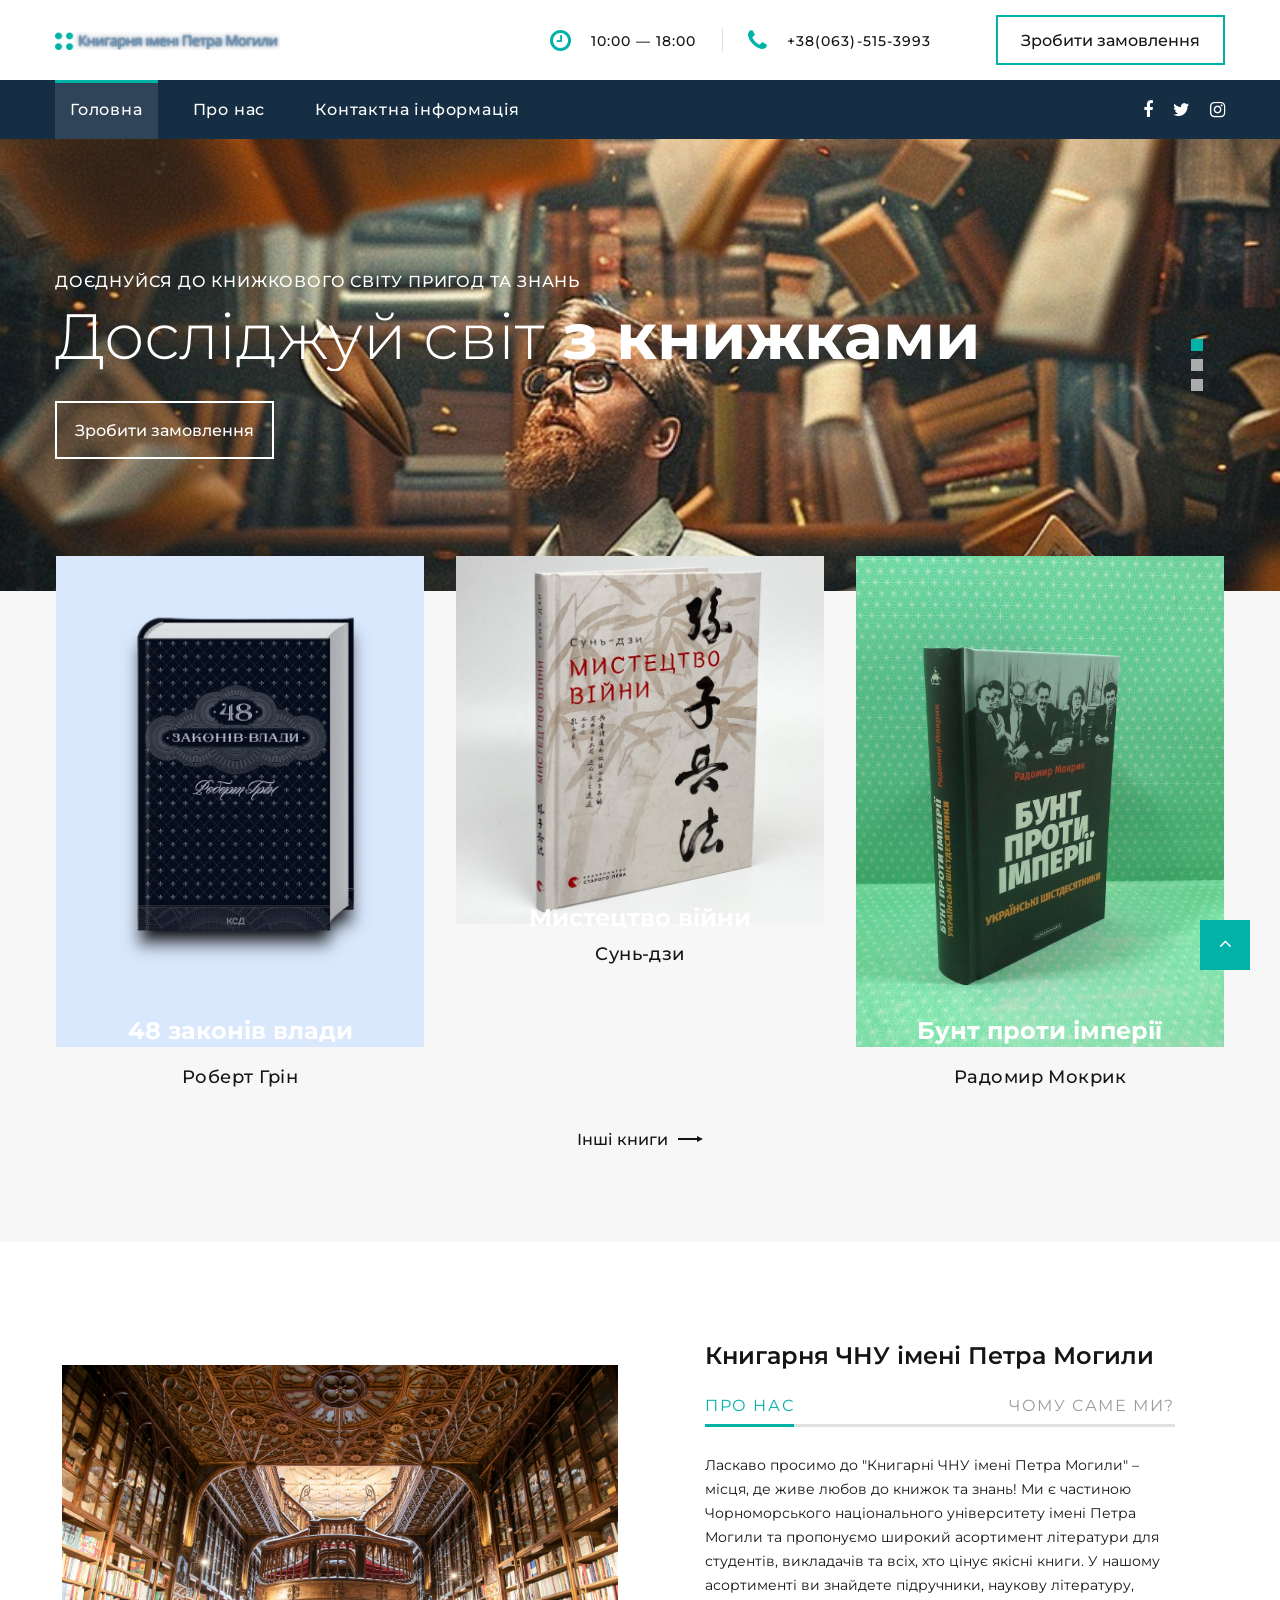
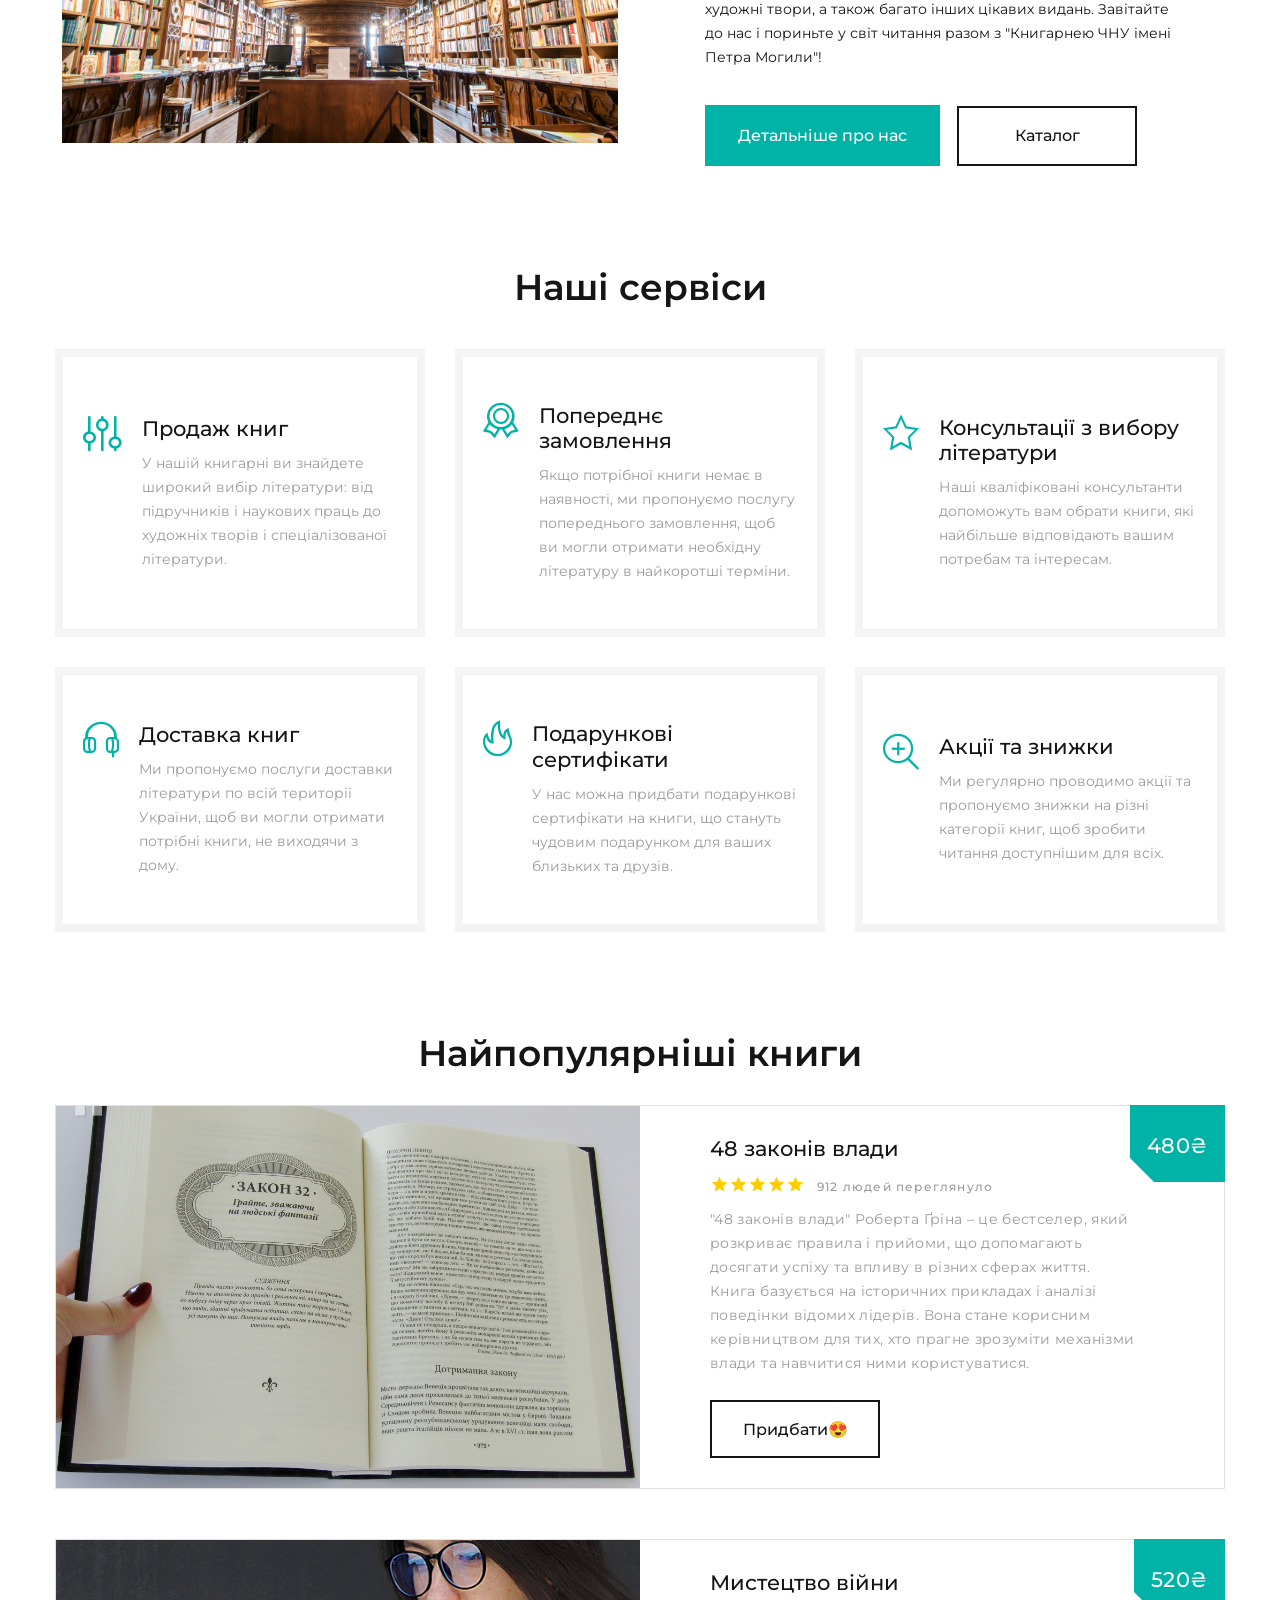
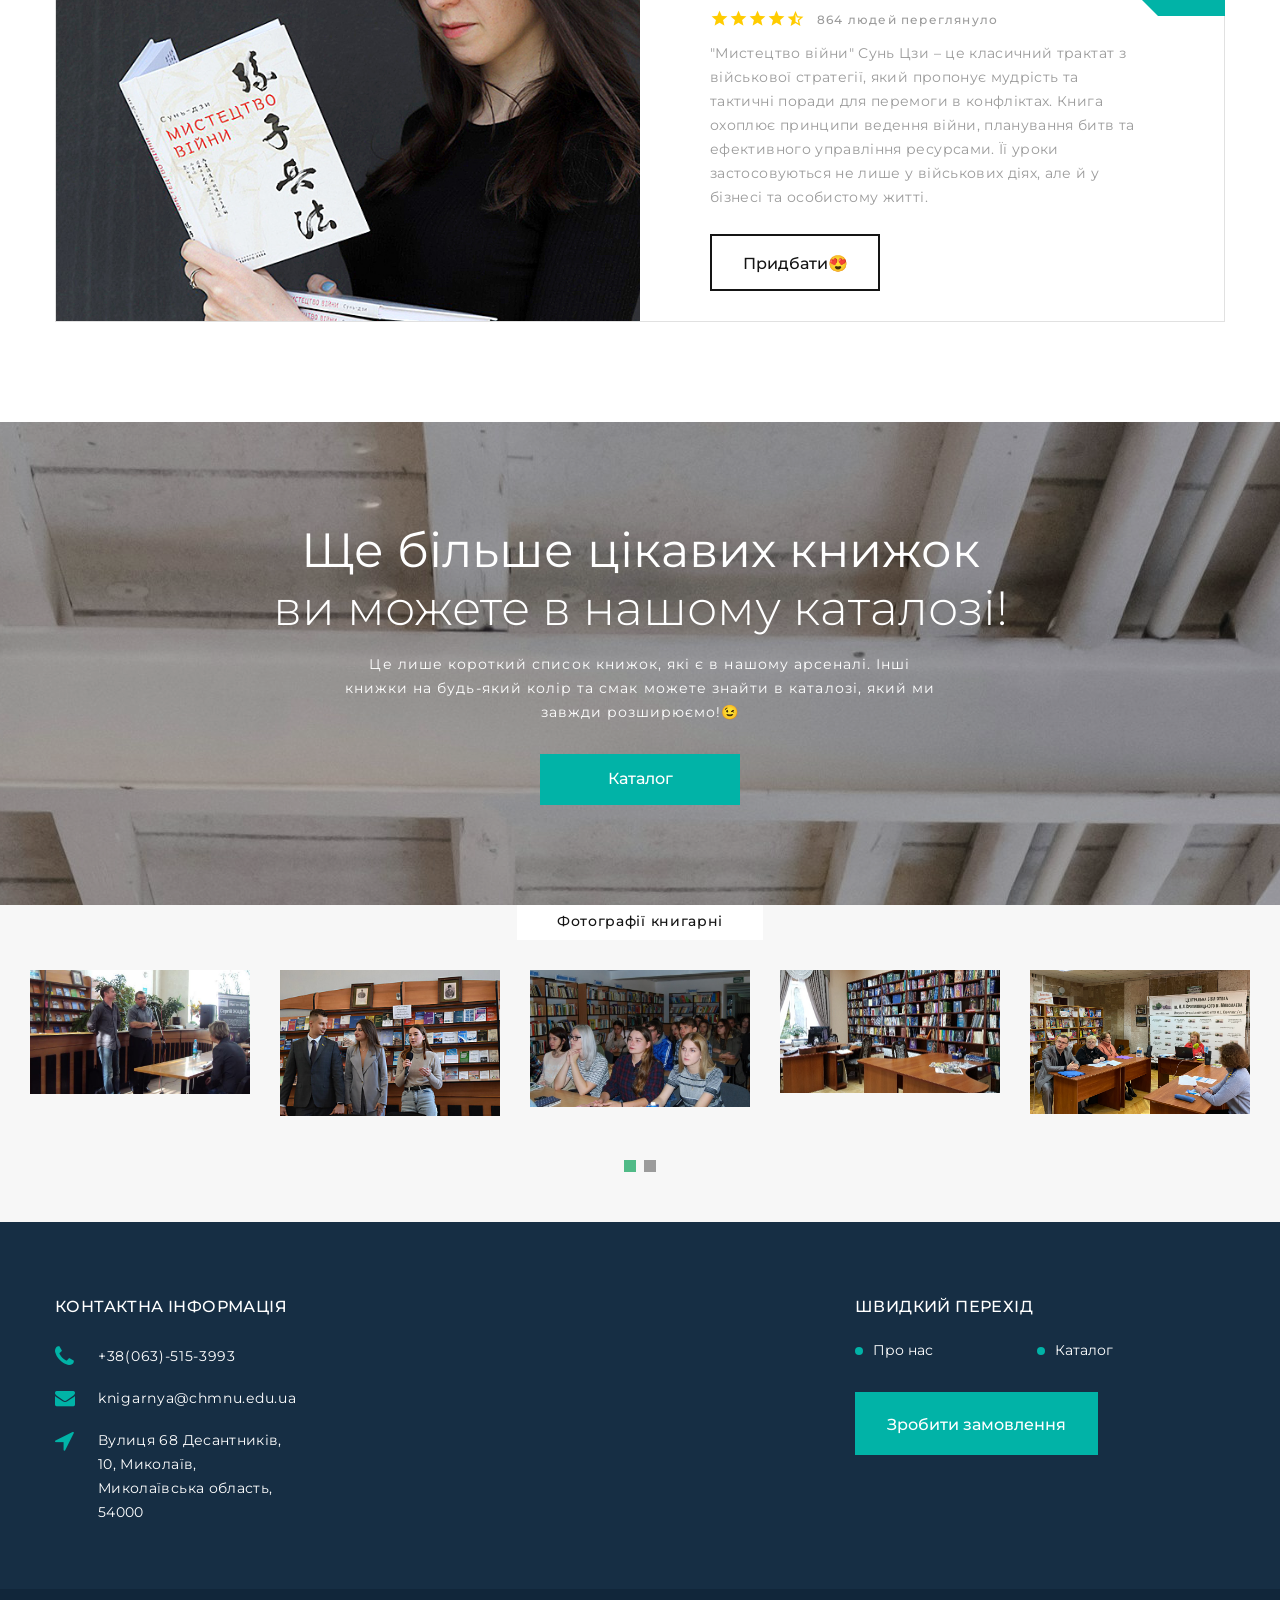
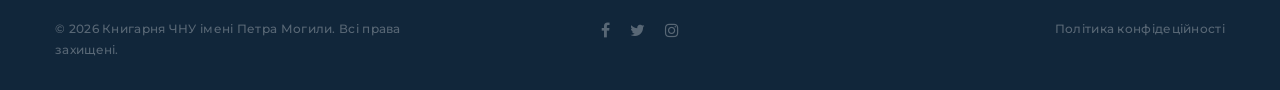
<file: index.html>
<!DOCTYPE html>
<html class="wide wow-animation" lang="en">
  <head>
    <title>Домашня сторінка</title>
    <meta name="format-detection" content="telephone=no">
    <meta name="viewport" content="width=device-width, height=device-height, initial-scale=1.0, maximum-scale=1.0, user-scalable=0">
    <meta http-equiv="X-UA-Compatible" content="IE=edge">
    <meta charset="utf-8">
    <link rel="icon" href="images/favicon.ico" type="image/x-icon">
    <!-- Підключення CSS-->
    <link rel="stylesheet" type="text/css" href="//fonts.googleapis.com/css?family=Montserrat:400,500,600,700%7CPoppins:400%7CTeko:300,400">
    <link rel="stylesheet" href="css/bootstrap.css">
    <link rel="stylesheet" href="css/fonts.css">
    <link rel="stylesheet" href="css/style.css">
    <script
    src="https://code.jquery.com/jquery-3.3.1.js"
    integrity="sha256-2Kok7MbOyxpgUVvAk/HJ2jigOSYS2auK4Pfzbm7uH60="
    crossorigin="anonymous">
    </script>
    <style>.ie-panel{display: none;background: #212121;padding: 10px 0;box-shadow: 3px 3px 5px 0 rgba(0,0,0,.3);clear: both;text-align:center;position: relative;z-index: 1;} html.ie-10 .ie-panel, html.lt-ie-10 .ie-panel {display: block;}</style>
  </head>
  <body>
    <div class="preloader">
      <div class="preloader-body">
        <div class="cssload-container">
          <div class="cssload-speeding-wheel"></div>
        </div>
        <p>Завантаження...</p>
      </div>
    </div>
    <div class="page">
      <header class="section page-header">
        <!-- RD Navbar-->
        <div class="rd-navbar-wrap">
          <nav class="rd-navbar rd-navbar-corporate" data-layout="rd-navbar-fixed" data-sm-layout="rd-navbar-fixed" data-md-layout="rd-navbar-fixed" data-md-device-layout="rd-navbar-fixed" data-lg-layout="rd-navbar-static" data-lg-device-layout="rd-navbar-fixed" data-xl-layout="rd-navbar-static" data-xl-device-layout="rd-navbar-static" data-xxl-layout="rd-navbar-static" data-xxl-device-layout="rd-navbar-static" data-lg-stick-up-offset="46px" data-xl-stick-up-offset="46px" data-xxl-stick-up-offset="106px" data-lg-stick-up="true" data-xl-stick-up="true" data-xxl-stick-up="true">
            <div class="rd-navbar-collapse-toggle rd-navbar-fixed-element-1" data-rd-navbar-toggle=".rd-navbar-collapse"><span></span></div>
            <div class="rd-navbar-aside-outer">
              <div class="rd-navbar-aside">
                <!-- RD Navbar Panel-->
                <div class="rd-navbar-panel">
                  <!-- RD Navbar Toggle-->
                  <button class="rd-navbar-toggle" data-rd-navbar-toggle=".rd-navbar-nav-wrap"><span></span></button>
                  <!-- RD Navbar Brand-->
                  <div class="rd-navbar-brand">
                    <!--Brand--><a class="brand" href="index.html"><img src="images/logo-default-450x37.png" alt="" width="225" height="18"/></a>
                  </div>
                </div>
                <div class="rd-navbar-aside-right rd-navbar-collapse">
                  <ul class="rd-navbar-corporate-contacts">
                    <li>
                      <div class="unit unit-spacing-xs">
                        <div class="unit-left"><span class="icon fa fa-clock-o"></span></div>
                        <div class="unit-body">
                          <p>10:00 — 18:00</p>
                        </div>
                      </div>
                    </li>
                    <li>
                      <div class="unit unit-spacing-xs">
                        <div class="unit-left"><span class="icon fa fa-phone"></span></div>
                        <div class="unit-body"><a class="link-phone" href="tel:#">+38(063)-515-3993</a></div>
                      </div>
                    </li>
                  </ul><a class="button button-md button-default-outline-2 button-ujarak" href="#">Зробити замовлення</a>
                </div>
              </div>
            </div>
            <div class="rd-navbar-main-outer">
              <div class="rd-navbar-main">
                <div class="rd-navbar-nav-wrap">
                  <ul class="list-inline list-inline-md rd-navbar-corporate-list-social">
                    <li><a class="icon fa fa-facebook" href="https://www.facebook.com/"></a></li>
                    <li><a class="icon fa fa-twitter" href="https://x.com/"></a></li>
                    <li><a class="icon fa fa-instagram" href="https://www.instagram.com/"></a></li>
                  </ul>
                  <!-- Навігація-->
                  <ul class="rd-navbar-nav">
                    <li class="rd-nav-item active"><a class="rd-nav-link" href="index.html">Головна</a>
                    </li>
                    <li class="rd-nav-item"><a class="rd-nav-link" href="about.html">Про нас</a>
                    </li>
                    <li class="rd-nav-item"><a class="rd-nav-link" href="contact-us.html">Контактна інформація</a>
                    </li>
                  </ul>
                </div>
              </div>
            </div>
          </nav>
        </div>
      </header>
      <!-- Swiper-->
      <section class="section swiper-container swiper-slider swiper-slider-corporate swiper-pagination-style-2" data-loop="true" data-autoplay="5000" data-simulate-touch="true" data-nav="false" data-direction="vertical">
        <div class="swiper-wrapper text-left">
          <div class="swiper-slide context-dark" data-slide-bg="images/slider-4-slide-1-1920x678.jpg">
            <div class="swiper-slide-caption section-md">
              <div class="container">
                <div class="row">
                  <div class="col-md-10">
                    <h6 class="text-uppercase" data-caption-animate="fadeInRight" data-caption-delay="0">Доєднуйся до книжкового світу пригод та знань</h6>
                    <h2 class="oh font-weight-light" data-caption-animate="slideInUp" data-caption-delay="100"><span>Досліджуй світ</span><span class="font-weight-bold"> з книжками</span></h2><a class="button button-default-outline button-ujarak" href="#" data-caption-animate="fadeInLeft" data-caption-delay="0">Зробити замовлення</a>
                  </div>
                </div>
              </div>
            </div>
          </div>
          <div class="swiper-slide context-dark" data-slide-bg="images/slider-4-slide-2-1920x678.jpg">
            <div class="swiper-slide-caption section-md">
              <div class="container">
                <div class="row">
                  <div class="col-md-10">
                    <h6 class="text-uppercase" data-caption-animate="fadeInRight" data-caption-delay="0">Обери будь-яку книжку</h6>
                    <h2 class="oh font-weight-light" data-caption-animate="slideInUp" data-caption-delay="100"><span>Навіть літературу</span><span class="font-weight-bold"> стародавнього Єгипту</span></h2><a class="button button-default-outline button-ujarak" href="#" data-caption-animate="fadeInLeft" data-caption-delay="0">Зробити замовлення</a>
                  </div>
                </div>
              </div>
            </div>
          </div>
          <div class="swiper-slide context-dark" data-slide-bg="images/slider-4-slide-3-1920x678.jpg">
            <div class="swiper-slide-caption section-md">
              <div class="container">
                <div class="row">
                  <div class="col-md-10">
                    <h6 class="text-uppercase" data-caption-animate="fadeInRight" data-caption-delay="0">Виділяйся</h6>
                    <h2 class="oh font-weight-light" data-caption-animate="slideInUp" data-caption-delay="100"><span>Створи свою власну</span><span class="font-weight-bold"> колекцію</span></h2><a class="button button-default-outline button-ujarak" href="#" data-caption-animate="fadeInLeft" data-caption-delay="0">Зробити замовлення</a>
                  </div>
                </div>
              </div>
            </div>
          </div>
        </div>
        <!-- Swiper Pagination-->
        <div class="swiper-pagination"></div>
      </section>
      <!-- Section Box Categories-->
      <section class="section section-lg section-top-1 bg-gray-4">
        <div class="container offset-negative-1">
          <div class="box-categories cta-box-wrap">
            <div class="box-categories-content">
              <div class="row justify-content-center">
                <div class="col-md-4 wow fadeInDown col-9" data-wow-delay=".2s">
                  <ul class="list-marked-2 box-categories-list">
                    <li><a href="about.html"><img src="images/cta-1-368x420.jpg" alt="" width="368" height="420"/></a>
                      <h5 class="box-categories-title">48 законів влади</h5>
                      <h6 class="box-categories-list">Роберт Грін</h6>
                    </li>
                  </ul>
                </div>
                <div class="col-md-4 wow fadeInDown col-9" data-wow-delay=".2s">
                  <ul class="list-marked-2 box-categories-list">
                    <li><a href="about.html"><img src="images/cta-2-368x420.jpg" alt="" width="368" height="420"/></a>
                      <h5 class="box-categories-title">Мистецтво війни</h5>
                      <h6 class="box-categories-list">Сунь-дзи</h6>
                    </li>
                  </ul>
                </div>
                <div class="col-md-4 wow fadeInDown col-9" data-wow-delay=".2s">
                  <ul class="list-marked-2 box-categories-list">
                    <li><a href="about.html"><img src="images/cta-3-368x420.jpg" alt="" width="368" height="420"/></a>
                      <h5 class="box-categories-title">Бунт проти імперії</h5>
                      <h6 class="box-categories-list">Радомир Мокрик</h6>
                    </li>
                  </ul>
                </div>
              </div>
            </div>
          </div><a class="link-classic wow fadeInUp" href="about.html">Інші книги<span></span></a>
          <!-- Owl Carousel-->
        </div>
      </section>
      <!-- Discover New Horizons-->
      <section class="section section-sm section-first bg-default text-md-left">
        <div class="container">
          <div class="row row-50 align-items-center justify-content-center justify-content-xl-between">
            <div class="col-lg-6 text-center wow fadeInUp"><img src="images/index-3-556x382.jpg" alt="" width="556" height="382"/>
            </div>
            <div class="col-lg-6 wow fadeInRight" data-wow-delay=".1s">
              <div class="box-width-lg-470">
                <h4>Книгарня ЧНУ імені Петра Могили</h4>
                <!-- Bootstrap tabs-->
                <div class="tabs-custom tabs-horizontal tabs-line tabs-line-big tabs-line-style-2 text-center text-md-left" id="tabs-7">
                  <!-- Nav tabs-->
                  <ul class="nav nav-tabs">
                    <li class="nav-item" role="presentation"><a class="nav-link active" href="#tabs-7-1" data-toggle="tab">Про нас</a></li>
                    <li class="nav-item" role="presentation"><a class="nav-link" href="#tabs-7-2" data-toggle="tab">Чому саме ми?</a></li>
                  </ul>
                  <!-- Tab panes-->
                  <div class="tab-content">
                    <div class="tab-pane fade show active" id="tabs-7-1">
                      <p>Ласкаво просимо до "Книгарні ЧНУ імені Петра Могили" – місця, де живе любов до книжок та знань! Ми є частиною Чорноморського національного університету імені Петра Могили та пропонуємо широкий асортимент літератури для студентів, викладачів та всіх, хто цінує якісні книги. У нашому асортименті ви знайдете підручники, наукову літературу, художні твори, а також багато інших цікавих видань. Завітайте до нас і пориньте у світ читання разом з "Книгарнею ЧНУ імені Петра Могили"!</p>
                      <div class="group-md group-middle"><a class="button button-secondary button-pipaluk" href="contact-us.html">Детальніше про нас</a><a class="button button-black-outline button-md" href="about.html">Каталог</a></div>
                    </div>
                    <div class="tab-pane fade" id="tabs-7-2">
                      <p>1. Широкий асортимент: У нашій книгарні ви знайдете підручники, наукові видання, художню літературу та багато інших цікавих книг, які задовольнять найвибагливіші смаки.</p>
                      <p>2. Якість та достовірність: Ми пропонуємо лише якісну літературу, яка пройшла ретельний відбір. Усі книги відповідають стандартам освіти та наукових досліджень.</p>
                      <p>3. Експертна консультація: Наші продавці – це фахівці, які завжди готові допомогти вам з вибором літератури, відповісти на питання та дати корисні поради.</p>
                      <p>4. Зручне розташування: Ми знаходимося на території Чорноморського національного університету імені Петра Могили, що робить нас доступними для студентів, викладачів та відвідувачів університету.</p>
                      <p>5. Підтримка освіти: Купуючи книги у нас, ви підтримуєте розвиток освітніх програм та наукових досліджень нашого університету.</p>
                      <p>6. Додаткові послуги: Ми пропонуємо попереднє замовлення книг, доставку та інші зручні сервіси для наших клієнтів.</p>
                      <p>Завітайте до "Книгарні ЧНУ імені Петра Могили" і переконайтеся самі, чому нас обирають найкращі!</p>
                      <div class="group-md group-middle"><a class="button button-secondary button-pipaluk" href="contact-us.html">детальніше про нас</a><a class="button button-black-outline button-md" href="about.html">Каталог</a></div>
                    </div>
                  </div>
                </div>
              </div>
            </div>
          </div>
        </div>
      </section>
      <!--	Наші сервіси-->
      <section class="section section-sm">
        <div class="container">
          <h3>Наші сервіси</h3>
          <div class="row row-30">
            <div class="col-sm-6 col-lg-4">
              <article class="box-icon-classic">
                <div class="unit box-icon-classic-body flex-column flex-md-row text-md-left flex-lg-column text-lg-center flex-xl-row text-xl-left">
                  <div class="unit-left">
                    <div class="box-icon-classic-icon fl-bigmug-line-equalization3"></div>
                  </div>
                  <div class="unit-body">
                    <h5 class="box-icon-classic-title"><a href="#">Продаж книг</a></h5>
                    <p class="box-icon-classic-text">У нашій книгарні ви знайдете широкий вибір літератури: від підручників і наукових праць до художніх творів і спеціалізованої літератури.</p>
                  </div>
                </div>
              </article>
            </div>
            <div class="col-sm-6 col-lg-4">
              <article class="box-icon-classic">
                <div class="unit box-icon-classic-body flex-column flex-md-row text-md-left flex-lg-column text-lg-center flex-xl-row text-xl-left">
                  <div class="unit-left">
                    <div class="box-icon-classic-icon fl-bigmug-line-circular220"></div>
                  </div>
                  <div class="unit-body">
                    <h5 class="box-icon-classic-title"><a href="#">Попереднє замовлення</a></h5>
                    <p class="box-icon-classic-text">Якщо потрібної книги немає в наявності, ми пропонуємо послугу попереднього замовлення, щоб ви могли отримати необхідну літературу в найкоротші терміни.</p>
                  </div>
                </div>
              </article>
            </div>
            <div class="col-sm-6 col-lg-4">
              <article class="box-icon-classic">
                <div class="unit box-icon-classic-body flex-column flex-md-row text-md-left flex-lg-column text-lg-center flex-xl-row text-xl-left">
                  <div class="unit-left">
                    <div class="box-icon-classic-icon fl-bigmug-line-favourites5"></div>
                  </div>
                  <div class="unit-body">
                    <h5 class="box-icon-classic-title"><a href="#">Консультації з вибору літератури</a></h5>
                    <p class="box-icon-classic-text">Наші кваліфіковані консультанти допоможуть вам обрати книги, які найбільше відповідають вашим потребам та інтересам.</p>
                  </div>
                </div>
              </article>
            </div>
            <div class="col-sm-6 col-lg-4">
              <article class="box-icon-classic">
                <div class="unit box-icon-classic-body flex-column flex-md-row text-md-left flex-lg-column text-lg-center flex-xl-row text-xl-left">
                  <div class="unit-left">
                    <div class="box-icon-classic-icon fl-bigmug-line-headphones32"></div>
                  </div>
                  <div class="unit-body">
                    <h5 class="box-icon-classic-title"><a href="#">Доставка книг</a></h5>
                    <p class="box-icon-classic-text">Ми пропонуємо послуги доставки літератури по всій території України, щоб ви могли отримати потрібні книги, не виходячи з дому.</p>
                  </div>
                </div>
              </article>
            </div>
            <div class="col-sm-6 col-lg-4">
              <article class="box-icon-classic">
                <div class="unit box-icon-classic-body flex-column flex-md-row text-md-left flex-lg-column text-lg-center flex-xl-row text-xl-left">
                  <div class="unit-left">
                    <div class="box-icon-classic-icon fl-bigmug-line-hot67"></div>
                  </div>
                  <div class="unit-body">
                    <h5 class="box-icon-classic-title"><a href="#">Подарункові сертифікати</a></h5>
                    <p class="box-icon-classic-text">У нас можна придбати подарункові сертифікати на книги, що стануть чудовим подарунком для ваших близьких та друзів.</p>
                  </div>
                </div>
              </article>
            </div>
            <div class="col-sm-6 col-lg-4">
              <article class="box-icon-classic">
                <div class="unit box-icon-classic-body flex-column flex-md-row text-md-left flex-lg-column text-lg-center flex-xl-row text-xl-left">
                  <div class="unit-left">
                    <div class="box-icon-classic-icon fl-bigmug-line-zoom60"></div>
                  </div>
                  <div class="unit-body">
                    <h5 class="box-icon-classic-title"><a href="#">Акції та знижки</a></h5>
                    <p class="box-icon-classic-text">Ми регулярно проводимо акції та пропонуємо знижки на різні категорії книг, щоб зробити читання доступнішим для всіх.</p>
                  </div>
                </div>
              </article>
            </div>
          </div>
        </div>
      </section>
      <!-- Найпопулярніші книги-->
      <section class="section section-sm bg-default">
        <div class="container">
          <h3 class="oh-desktop"><span class="d-inline-block wow slideInDown">Найпопулярніші книги</span></h3>
          <div class="row row-sm row-40 row-md-50">
            <div class="col-sm-6 col-md-12 wow fadeInRight">
              <!-- Перша книга-->
              <article class="product-big">
                <div class="unit flex-column flex-md-row align-items-md-stretch">
                  <div class="unit-left"><a class="product-big-figure" href="#"><img src="images/product-big-1-600x366.jpg" alt="" width="600" height="366"/></a></div>
                  <div class="unit-body">
                    <div class="product-big-body">
                      <h5 class="product-big-title"><a href="#">48 законів влади</a></h5>
                      <div class="group-sm group-middle justify-content-start">
                        <div class="product-big-rating"><span class="icon material-icons-star"></span><span class="icon material-icons-star"></span><span class="icon material-icons-star"></span><span class="icon material-icons-star"></span><span class="icon material-icons-star"></span></div><a class="product-big-reviews" href="#">912 людей переглянуло</a>
                      </div>
                      <p class="product-big-text">"48 законів влади" Роберта Ґріна – це бестселер, який розкриває правила і прийоми, що допомагають досягати успіху та впливу в різних сферах життя. Книга базується на історичних прикладах і аналізі поведінки відомих лідерів. Вона стане корисним керівництвом для тих, хто прагне зрозуміти механізми влади та навчитися ними користуватися.</p><a class="button button-black-outline button-ujarak" href="#">Придбати😍</a>
                      <div class="product-big-price-wrap"><span class="product-big-price">480₴</span></div>
                    </div>
                  </div>
                </div>
              </article>
            </div>
            <div class="col-sm-6 col-md-12 wow fadeInLeft">
              <!-- Друга книга-->
              <article class="product-big">
                <div class="unit flex-column flex-md-row align-items-md-stretch">
                  <div class="unit-left"><a class="product-big-figure" href="#"><img src="images/product-big-2-600x366.jpg" alt="" width="600" height="366"/></a></div>
                  <div class="unit-body">
                    <div class="product-big-body">
                      <h5 class="product-big-title"><a href="#">Мистецтво війни</a></h5>
                      <div class="group-sm group-middle justify-content-start">
                        <div class="product-big-rating"><span class="icon material-icons-star"></span><span class="icon material-icons-star"></span><span class="icon material-icons-star"></span><span class="icon material-icons-star"></span><span class="icon material-icons-star_half"></span></div><a class="product-big-reviews" href="#">864 людей переглянуло</a>
                      </div>
                      <p class="product-big-text">"Мистецтво війни" Сунь Цзи – це класичний трактат з військової стратегії, який пропонує мудрість та тактичні поради для перемоги в конфліктах. Книга охоплює принципи ведення війни, планування битв та ефективного управління ресурсами. Її уроки застосовуються не лише у військових діях, але й у бізнесі та особистому житті.</p><a class="button button-black-outline button-ujarak" href="#">Придбати😍</a>
                      <div class="product-big-price-wrap"><span class="product-big-price">520₴</span></div>
                    </div>
                  </div>
                </div>
              </article>
            </div>
          </div>
        </div>
      </section>
      <!-- Селект про каталог-->
      <section class="section bg-default text-center offset-top-50">
        <div class="parallax-container" data-parallax-img="images/parallax-1-1920x850.jpg">
          <div class="parallax-content section-xl section-inset-custom-1 context-dark bg-overlay-2-21">
            <div class="container">
              <h2 class="heading-2 oh font-weight-normal wow slideInDown"><span class="d-block font-weight-semi-bold">Ще більше цікавих книжок</span><span class="d-block font-weight-light">ви можете в нашому каталозі!</span></h2>
              <p class="text-width-medium text-spacing-75 wow fadeInLeft" data-wow-delay=".1s">Це лише короткий список книжок, які є в нашому арсеналі. Інші книжки на будь-який колір та смак можете знайти в каталозі, який ми завжди розширюємо!😉</p><a class="button button-secondary button-pipaluk" href="about.html">Каталог</a>
            </div>
          </div>
        </div>
      </section>
      <!--	Фото книгарні-->
      <section class="section section-sm section-top-0 section-fluid section-relative bg-gray-4">
        <div class="container-fluid">
          <h6 class="gallery-title">Фотографії книгарні</h6>
          <!-- Карусель зображень-->
          <div class="owl-carousel owl-classic owl-dots-secondary" data-items="1" data-sm-items="2" data-md-items="3" data-lg-items="4" data-xl-items="5" data-xxl-items="6" data-stage-padding="15" data-xxl-stage-padding="0" data-margin="30" data-autoplay="true" data-nav="true" data-dots="true">
            <!-- Зображення №!-->
            <article class="thumbnail thumbnail-mary">
              <div class="thumbnail-mary-figure"><img src="images/gallery-image-1-270x195.jpg" alt="" width="270" height="195"/>
              </div>
              <div class="thumbnail-mary-caption"><a class="icon fl-bigmug-line-zoom60" href="images/gallery-image-1-1200x800-original.jpg" data-lightgallery="item"><img src="images/gallery-image-1-270x195.jpg" alt="" width="270" height="195"/></a>
              </div>
            </article>
            <!-- Зображення №2-->
            <article class="thumbnail thumbnail-mary">
              <div class="thumbnail-mary-figure"><img src="images/gallery-image-2-270x195.jpg" alt="" width="270" height="195"/>
              </div>
              <div class="thumbnail-mary-caption"><a class="icon fl-bigmug-line-zoom60" href="images/gallery-image-2-1200x800-original.jpg" data-lightgallery="item"><img src="images/gallery-image-2-270x195.jpg" alt="" width="270" height="195"/></a>
              </div>
            </article>
            <!-- Зображення №3-->
            <article class="thumbnail thumbnail-mary">
              <div class="thumbnail-mary-figure"><img src="images/gallery-image-3-270x195.jpg" alt="" width="270" height="195"/>
              </div>
              <div class="thumbnail-mary-caption"><a class="icon fl-bigmug-line-zoom60" href="images/gallery-image-3-1200x800-original.jpg" data-lightgallery="item"><img src="images/gallery-image-3-270x195.jpg" alt="" width="270" height="195"/></a>
              </div>
            </article>
            <!-- Зображення №4-->
            <article class="thumbnail thumbnail-mary">
              <div class="thumbnail-mary-figure"><img src="images/gallery-image-4-270x195.jpg" alt="" width="270" height="195"/>
              </div>
              <div class="thumbnail-mary-caption"><a class="icon fl-bigmug-line-zoom60" href="images/gallery-image-4-1200x800-original.jpg" data-lightgallery="item"><img src="images/gallery-image-4-270x195.jpg" alt="" width="270" height="195"/></a>
              </div>
            </article>
            <!-- Зображення №5-->
            <article class="thumbnail thumbnail-mary">
              <div class="thumbnail-mary-figure"><img src="images/gallery-image-5-270x195.jpg" alt="" width="270" height="195"/>
              </div>
              <div class="thumbnail-mary-caption"><a class="icon fl-bigmug-line-zoom60" href="images/gallery-image-5-1200x800-original.jpg" data-lightgallery="item"><img src="images/gallery-image-5-270x195.jpg" alt="" width="270" height="195"/></a>
              </div>
            </article>
            <!-- Зображення №6-->
            <article class="thumbnail thumbnail-mary">
              <div class="thumbnail-mary-figure"><img src="images/gallery-image-6-270x195.jpg" alt="" width="270" height="195"/>
              </div>
              <div class="thumbnail-mary-caption"><a class="icon fl-bigmug-line-zoom60" href="images/gallery-image-6-1200x800-original.jpg" data-lightgallery="item"><img src="images/gallery-image-6-270x195.jpg" alt="" width="270" height="195"/></a>
              </div>
            </article>
            <!-- Зображення №7-->
            <article class="thumbnail thumbnail-mary">
              <div class="thumbnail-mary-figure"><img src="images/gallery-image-7-270x195.jpg" alt="" width="270" height="195"/>
              </div>
              <div class="thumbnail-mary-caption"><a class="icon fl-bigmug-line-zoom60" href="images/gallery-image-7-1200x800-original.jpg" data-lightgallery="item"><img src="images/gallery-image-7-270x195.jpg" alt="" width="270" height="195"/></a>
              </div>
            </article>
          </div>
        </div>
      </section>
      <footer class="section footer-corporate context-dark">
        <div class="footer-corporate-inset">
          <div class="container">
            <div class="row row-40 justify-content-lg-between">
              <div class="col-sm-6 col-md-12 col-lg-3 col-xl-4">
                <div class="oh-desktop">
                  <div class="wow slideInRight" data-wow-delay="0s">
                    <h6 class="text-spacing-100 text-uppercase">Контактна інформація</h6>
                    <ul class="footer-contacts d-inline-block d-sm-block">
                      <li>
                        <div class="unit">
                          <div class="unit-left"><span class="icon fa fa-phone"></span></div>
                          <div class="unit-body"><a class="link-phone" href="tel:#">+38(063)-515-3993</a></div>
                        </div>
                      </li>
                      <li>
                        <div class="unit">
                          <div class="unit-left"><span class="icon fa fa-envelope"></span></div>
                          <div class="unit-body"><a class="link-aemail" href="mailto:#">knigarnya@chmnu.edu.ua</a></div>
                        </div>
                      </li>
                      <li>
                        <div class="unit">
                          <div class="unit-left"><span class="icon fa fa-location-arrow"></span></div>
                          <div class="unit-body"><a class="link-location" href="#">Вулиця 68 Десантників, 10, Миколаїв, Миколаївська область, 54000</a></div>
                        </div>
                      </li>
                    </ul>
                  </div>
                </div>
              </div>
              <div class="col-sm-11 col-md-7 col-lg-5 col-xl-4">
                <div class="oh-desktop">
                  <div class="wow slideInLeft" data-wow-delay="0s">
                    <h6 class="text-spacing-100 text-uppercase">Швидкий перехід</h6>
                    <ul class="row-6 list-0 list-marked list-marked-md list-marked-secondary list-custom-2">
                      <li><a href="contact-us.html">Про нас</a></li>
                      <li><a href="about.html">Каталог</a></li>
                    </ul>
                    <div class="group-md group-middle justify-content-sm-start"><a class="button button-lg button-primary button-ujarak" href="#">Зробити замовлення</a></div>
                  </div>
                </div>
              </div>
            </div>
          </div>
        </div>
        <div class="footer-corporate-bottom-panel">
          <div class="container">
            <div class="row justfy-content-xl-space-berween row-10 align-items-md-center2">
              <div class="col-sm-6 col-md-4 text-sm-right text-md-center">
                <div>
                  <ul class="list-inline list-inline-sm footer-social-list-2">
                    <li><a class="icon fa fa-facebook" href="https://www.facebook.com/"></a></li>
                    <li><a class="icon fa fa-twitter" href="https://x.com/"></a></li>
                    <li><a class="icon fa fa-instagram" href="https://www.instagram.com/"></a></li>
                  </ul>
                </div>
              </div>
              <div class="col-sm-6 col-md-4 order-sm-first">
                <!-- Rights-->
                <p class="rights"><span>&copy;&nbsp;</span><span class="copyright-year"></span><span>&nbsp;</span><span>Книгарня ЧНУ імені Петра Могили</span>. Всі права захищені.</a></p>
              </div>
              <div class="col-sm-6 col-md-4 text-md-right">
                <p class="rights"><a href="#">Політика конфідеційності</a></p>
              </div>
            </div>
          </div>
        </div>
      </footer>
    </div>
    <!-- Global Mailform Output-->
    <div class="snackbars" id="form-output-global"></div>
    <!-- Javascript-->
    <script src="js/core.min.js"></script>
    <script src="js/script.js"></script>
  </body>
</html>
</file>
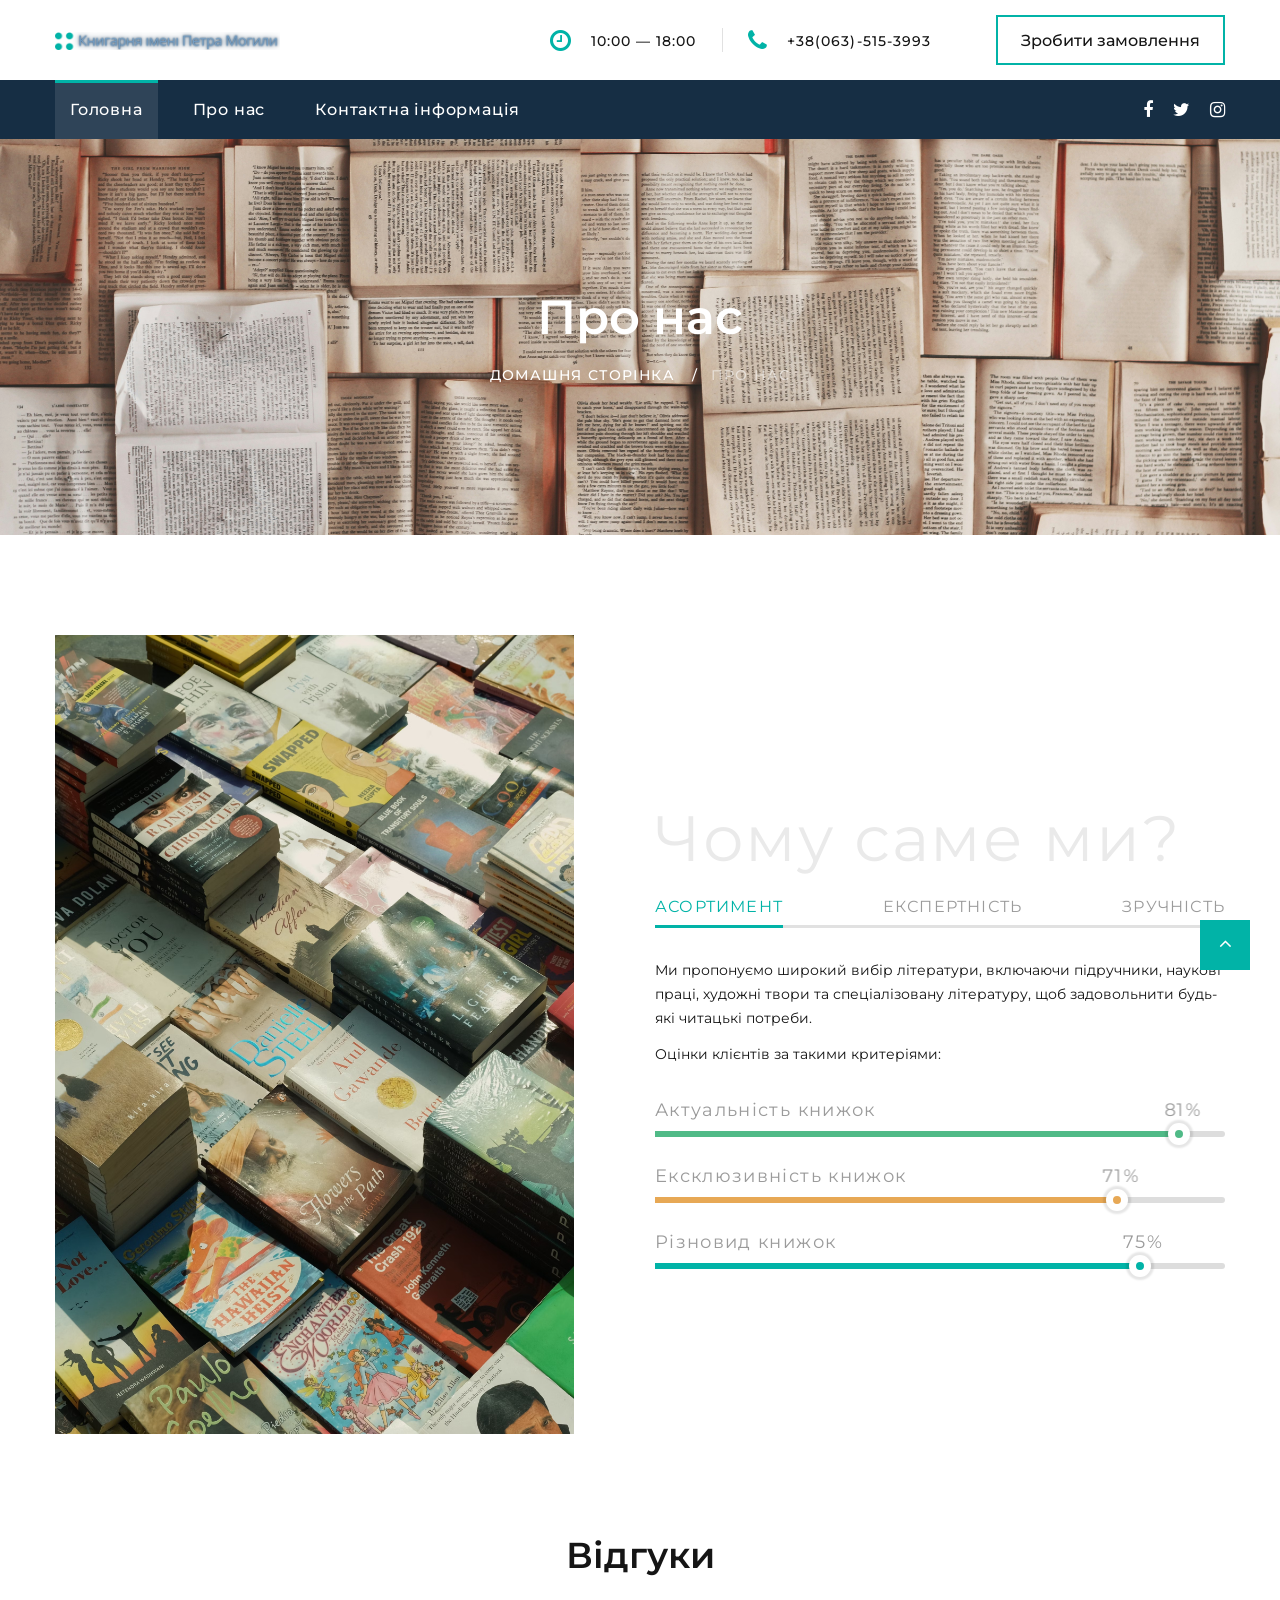
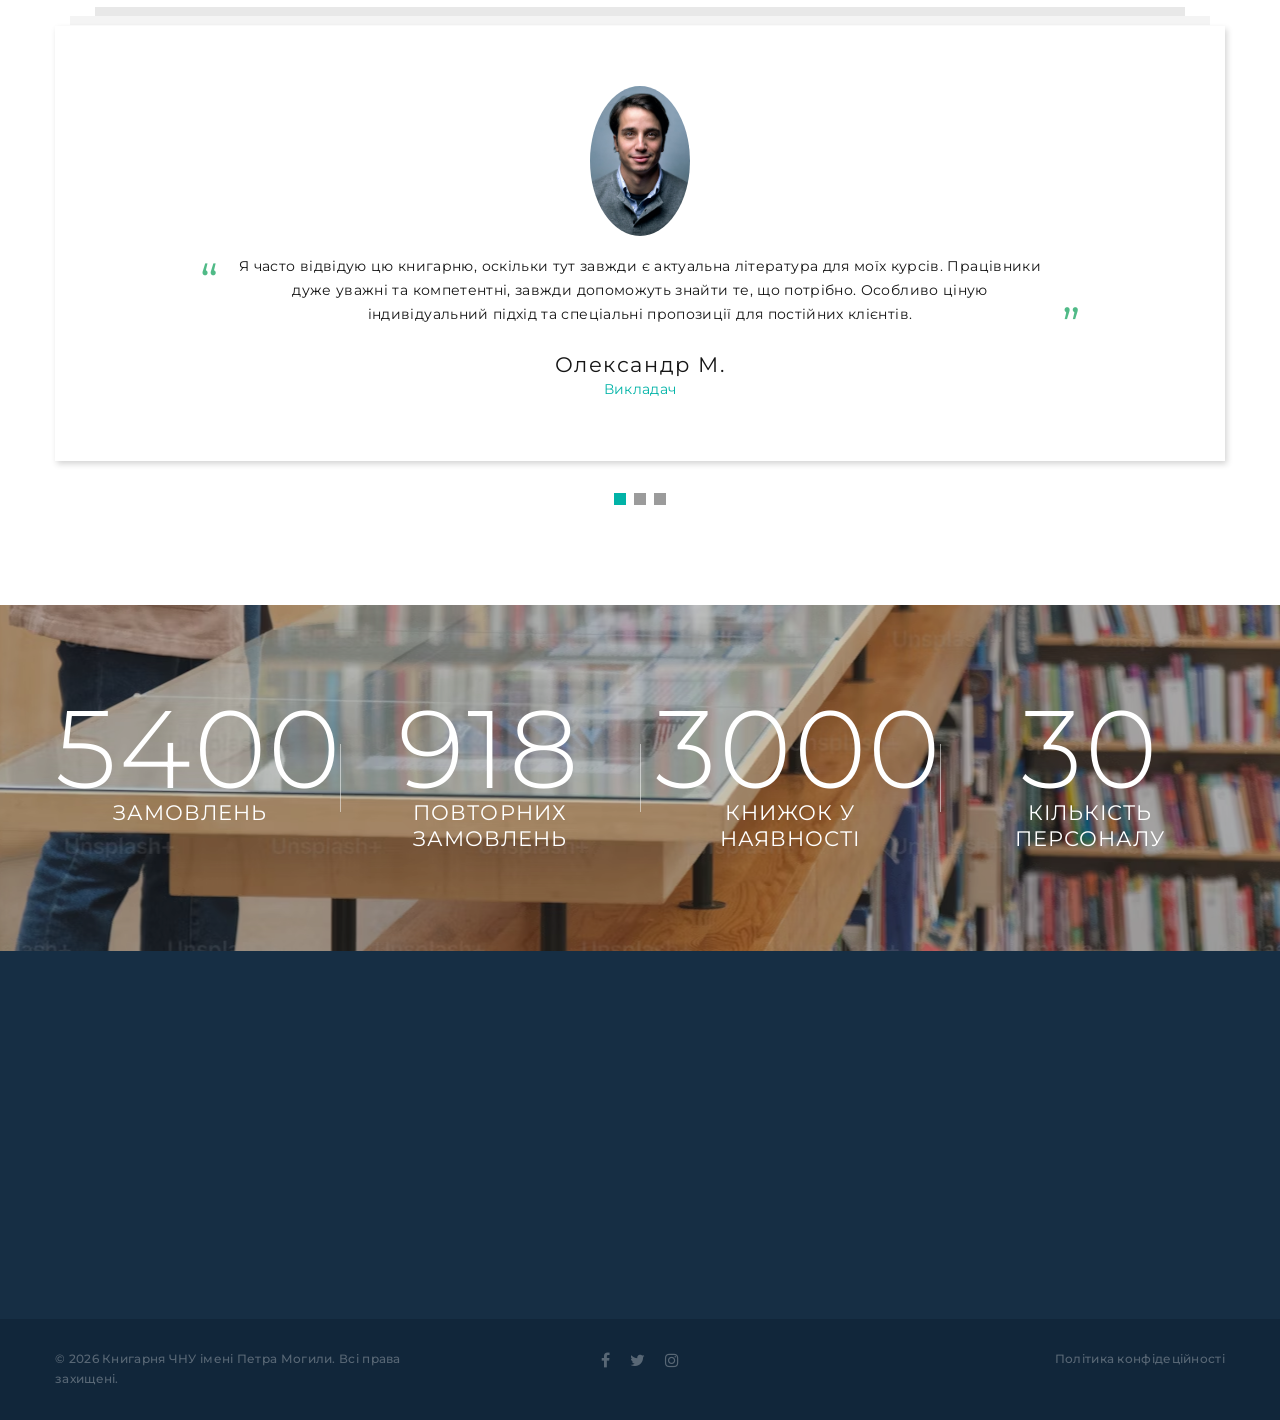
<file: about.html>
<!DOCTYPE html>
<html class="wide wow-animation" lang="en">
  <head>
    <title>Про нас</title>
    <meta name="format-detection" content="telephone=no">
    <meta name="viewport" content="width=device-width, height=device-height, initial-scale=1.0, maximum-scale=1.0, user-scalable=0">
    <meta http-equiv="X-UA-Compatible" content="IE=edge">
    <meta charset="utf-8">
    <link rel="icon" href="images/favicon.ico" type="image/x-icon">
    <!-- Stylesheets-->
    <link rel="stylesheet" type="text/css" href="//fonts.googleapis.com/css?family=Montserrat:400,500,600,700%7CPoppins:400%7CTeko:300,400">
    <link rel="stylesheet" href="css/bootstrap.css">
    <link rel="stylesheet" href="css/fonts.css">
    <link rel="stylesheet" href="css/style.css">
    <script
    src="https://code.jquery.com/jquery-3.3.1.js"
    integrity="sha256-2Kok7MbOyxpgUVvAk/HJ2jigOSYS2auK4Pfzbm7uH60="
    crossorigin="anonymous">
    </script>
    <style>.ie-panel{display: none;background: #212121;padding: 10px 0;box-shadow: 3px 3px 5px 0 rgba(0,0,0,.3);clear: both;text-align:center;position: relative;z-index: 1;} html.ie-10 .ie-panel, html.lt-ie-10 .ie-panel {display: block;}</style>
  </head>
  <body>
    <div class="preloader">
      <div class="preloader-body">
        <div class="cssload-container">
          <div class="cssload-speeding-wheel"></div>
        </div>
        <p>Завантаження...</p>
      </div>
    </div>
    <div class="page">
      <header class="section page-header">
        <!-- RD Navbar-->
        <div class="rd-navbar-wrap">
          <nav class="rd-navbar rd-navbar-corporate" data-layout="rd-navbar-fixed" data-sm-layout="rd-navbar-fixed" data-md-layout="rd-navbar-fixed" data-md-device-layout="rd-navbar-fixed" data-lg-layout="rd-navbar-static" data-lg-device-layout="rd-navbar-fixed" data-xl-layout="rd-navbar-static" data-xl-device-layout="rd-navbar-static" data-xxl-layout="rd-navbar-static" data-xxl-device-layout="rd-navbar-static" data-lg-stick-up-offset="46px" data-xl-stick-up-offset="46px" data-xxl-stick-up-offset="106px" data-lg-stick-up="true" data-xl-stick-up="true" data-xxl-stick-up="true">
            <div class="rd-navbar-collapse-toggle rd-navbar-fixed-element-1" data-rd-navbar-toggle=".rd-navbar-collapse"><span></span></div>
            <div class="rd-navbar-aside-outer">
              <div class="rd-navbar-aside">
                <!-- RD Navbar Panel-->
                <div class="rd-navbar-panel">
                  <!-- RD Navbar Toggle-->
                  <button class="rd-navbar-toggle" data-rd-navbar-toggle=".rd-navbar-nav-wrap"><span></span></button>
                  <!-- RD Navbar Brand-->
                  <div class="rd-navbar-brand">
                    <!--Brand--><a class="brand" href="index.html"><img src="images/logo-default-450x37.png" alt="" width="225" height="18"/></a>
                  </div>
                </div>
                <div class="rd-navbar-aside-right rd-navbar-collapse">
                  <ul class="rd-navbar-corporate-contacts">
                    <li>
                      <div class="unit unit-spacing-xs">
                        <div class="unit-left"><span class="icon fa fa-clock-o"></span></div>
                        <div class="unit-body">
                          <p>10:00 — 18:00</p>
                        </div>
                      </div>
                    </li>
                    <li>
                      <div class="unit unit-spacing-xs">
                        <div class="unit-left"><span class="icon fa fa-phone"></span></div>
                        <div class="unit-body"><a class="link-phone" href="tel:#">+38(063)-515-3993</a></div>
                      </div>
                    </li>
                  </ul><a class="button button-md button-default-outline-2 button-ujarak" href="#">Зробити замовлення</a>
                </div>
              </div>
            </div>
            <div class="rd-navbar-main-outer">
              <div class="rd-navbar-main">
                <div class="rd-navbar-nav-wrap">
                  <ul class="list-inline list-inline-md rd-navbar-corporate-list-social">
                    <li><a class="icon fa fa-facebook" href="https://www.facebook.com/"></a></li>
                    <li><a class="icon fa fa-twitter" href="https://x.com/"></a></li>
                    <li><a class="icon fa fa-instagram" href="https://www.instagram.com/"></a></li>
                  </ul>
                  <!-- Навігація-->
                  <ul class="rd-navbar-nav">
                    <li class="rd-nav-item active"><a class="rd-nav-link" href="index.html">Головна</a>
                    </li>
                    <li class="rd-nav-item"><a class="rd-nav-link" href="about.html">Про нас</a>
                    </li>
                    <li class="rd-nav-item"><a class="rd-nav-link" href="contact-us.html">Контактна інформація</a>
                    </li>
                  </ul>
                </div>
              </div>
            </div>
          </nav>
        </div>
      </header>
      <!-- Breadcrumbs -->
      <section class="breadcrumbs-custom-inset">
        <div class="breadcrumbs-custom context-dark bg-overlay-60">
          <div class="container">
            <h2 class="breadcrumbs-custom-title">Про нас</h2>
            <ul class="breadcrumbs-custom-path">
              <li><a href="index.html">Домашня сторінка</a></li>
              <li class="active">Про нас</li>
            </ul>
          </div>
          <div class="box-position" style="background-image: url(images/breadcrumbs-bg.jpg);"></div>
        </div>
      </section>
      <!-- Чому саме ми?-->
      <section class="section section-sm section-first bg-default text-md-left">
        <div class="container">
          <div class="row row-50 justify-content-center align-items-xl-center">
            <div class="col-md-10 col-lg-5 col-xl-6"><img src="images/about-1-519x564.jpg" alt="" width="519" height="564"/>
            </div>
            <div class="col-md-10 col-lg-7 col-xl-6">
              <h1 class="text-spacing-25 font-weight-normal title-opacity-9">Чому саме ми?</h1>
              <!-- Bootstrap-->
              <div class="tabs-custom tabs-horizontal tabs-line" id="tabs-4">
                <!-- Навігація-->
                <ul class="nav nav-tabs">
                  <li class="nav-item" role="presentation"><a class="nav-link active" href="#tabs-4-1" data-toggle="tab">Асортимент</a></li>
                  <li class="nav-item" role="presentation"><a class="nav-link" href="#tabs-4-2" data-toggle="tab">Експертність</a></li>
                  <li class="nav-item" role="presentation"><a class="nav-link" href="#tabs-4-3" data-toggle="tab">Зручність</a></li>
                </ul>
                <!-- Панель-->
                <div class="tab-content">
                  <div class="tab-pane fade show active" id="tabs-4-1">
                    <p>Ми пропонуємо широкий вибір літератури, включаючи підручники, наукові праці, художні твори та спеціалізовану літературу, щоб задовольнити будь-які читацькі потреби.</p>
                    <p>Оцінки клієнтів за такими критеріями:</p>
                    <!-- Критерій №1-->
                    <article class="progress-linear progress-secondary">
                      <div class="progress-header">
                        <p>Актуальність книжок</p>
                      </div>
                      <div class="progress-bar-linear-wrap">
                        <div class="progress-bar-linear" data-gradient=""><span class="progress-value">92</span><span class="progress-marker"></span></div>
                      </div>
                    </article>
                    <!-- Критерій №1-->
                    <article class="progress-linear progress-orange">
                      <div class="progress-header">
                        <p>Ексклюзивність книжок</p>
                      </div>
                      <div class="progress-bar-linear-wrap">
                        <div class="progress-bar-linear" data-gradient=""><span class="progress-value">81</span><span class="progress-marker"></span></div>
                      </div>
                    </article>
                    <!-- Критерій №1-->
                    <article class="progress-linear">
                      <div class="progress-header">
                        <p>Різновид книжок</p>
                      </div>
                      <div class="progress-bar-linear-wrap">
                        <div class="progress-bar-linear" data-gradient=""><span class="progress-value">85</span><span class="progress-marker"></span></div>
                      </div>
                    </article>
                  </div>
                  <div class="tab-pane fade" id="tabs-4-2">
                    <div class="row row-40 justify-content-center text-center inset-top-10">
                      <p>Наші консультанти – це кваліфіковані фахівці, які завжди готові допомогти вам з вибором книги та надати професійні поради.</p>
                      <div class="col-sm-4">
                        <!-- Критерій №1-->
                        <div class="progress-bar-circle" data-value="0.93" data-gradient="#01b3a7" data-empty-fill="transparent" data-size="150" data-thickness="12" data-reverse="true"><span></span></div>
                        <p class="progress-bar-circle-title">Професійність знань</p>
                      </div>
                      <div class="col-sm-4">
                        <!-- Критерій №2-->
                        <div class="progress-bar-circle" data-value="0.83" data-gradient="#01b3a7" data-empty-fill="transparent" data-size="150" data-thickness="12" data-reverse="true"><span></span></div>
                        <p class="progress-bar-circle-title">Досвід роботи</p>
                      </div>
                      <div class="col-sm-4">
                        <!-- Критерій №3-->
                        <div class="progress-bar-circle" data-value="0.97" data-gradient="#01b3a7" data-empty-fill="transparent" data-size="150" data-thickness="12" data-reverse="true"><span></span></div>
                        <p class="progress-bar-circle-title">Персональний підхід</p>
                      </div>
                    </div>
                  </div>
                  <div class="tab-pane fade" id="tabs-4-3">
                    <p>Ми прагнемо зрозуміти індивідуальні потреби кожного клієнта та пропонуємо рекомендації, що максимально відповідають їхнім інтересам та вподобанням.</p>
                    <div class="text-center text-sm-left offset-top-30 tab-height">
                      <ul class="row-16 list-0 list-custom list-marked list-marked-sm list-marked-secondary">
                        <li>Індивідуальні консультації</li>
                        <li>Рекомендації на основі уподобань</li>
                        <li>Аналіз читацьких звичок</li>
                        <li>Ексклюзивні пропозиції</li>
                        <li>Запити на спеціальну літературу</li>
                        <li>Зворотній зв'язок</li>
                      </ul>
                    </div>
                  </div>
                </div>
              </div>
            </div>
          </div>
        </div>
      </section>
      <!-- Відгуки-->
      <section class="section section-sm section-last bg-default">
        <div class="container">
          <h3>Відгуки</h3>
          <!-- Карусель-->
          <div class="owl-carousel owl-modern" data-items="1" data-stage-padding="15" data-margin="30" data-dots="true" data-animation-in="fadeIn" data-animation-out="fadeOut" data-autoplay="true">
            <!-- Відгук №2-->
            <article class="quote-lisa">
              <div class="quote-lisa-body"><a class="quote-lisa-figure" href="#"><img class="img-circles" src="images/user-16-100x100.jpg" alt="" width="100" height="100"/></a>
                <div class="quote-lisa-text">
                  <p class="q">Я часто відвідую цю книгарню, оскільки тут завжди є актуальна література для моїх курсів. Працівники дуже уважні та компетентні, завжди допоможуть знайти те, що потрібно. Особливо ціную індивідуальний підхід та спеціальні пропозиції для постійних клієнтів.</p>
                </div>
                <h5 class="quote-lisa-cite"><a href="#">Олександр М.</a></h5>
                <p class="quote-lisa-status">Викладач</p>
              </div>
            </article>
            <!-- Відгук №2-->
            <article class="quote-lisa">
              <div class="quote-lisa-body"><a class="quote-lisa-figure" href="#"><img class="img-circles" src="images/user-17-100x100.jpg" alt="" width="100" height="100"/></a>
                <div class="quote-lisa-text">
                  <p class="q">Книгарня ЧНУ імені Петра Могили стала для мене справжнім відкриттям! Тут завжди можна знайти потрібні підручники та наукову літературу, а професійні консультанти завжди готові допомогти з вибором. Особливо вдячна за можливість замовляти рідкісні книги, яких не знайдеш в інших магазинах.</p>
                </div>
                <h5 class="quote-lisa-cite"><a href="#">Анна К.</a></h5>
                <p class="quote-lisa-status">Студентка</p>
              </div>
            </article>
            <!-- Відгук №3-->
            <article class="quote-lisa">
              <div class="quote-lisa-body"><a class="quote-lisa-figure" href="#"><img class="img-circles" src="images/user-18-100x100.jpg" alt="" width="100" height="100"/></a>
                <div class="quote-lisa-text">
                  <p class="q">Вже кілька років купую книги тільки тут. Асортимент завжди оновлюється, і я завжди знаходжу новинки та цікаві видання. Дуже подобається персональний підхід – консультанти пам'ятають мої уподобання і завжди радять щось нове і захопливе. Рекомендую цю книгарню всім своїм друзям!</p>
                </div>
                <h5 class="quote-lisa-cite"><a href="#">Ірина С.</a></h5>
                <p class="quote-lisa-status">Любителька читання</p>
              </div>
            </article>
          </div>
        </div>
      </section>
      <!--Counters-->
      <!-- Counter Classic-->
      <section class="section section-fluid bg-default">
        <div class="parallax-container" data-parallax-img="images/bg-counter-2.jpg">
          <div class="parallax-content section-xl context-dark bg-overlay-26">
            <div class="container">
              <div class="row row-50 justify-content-center border-classic">
                <div class="col-sm-6 col-md-5 col-lg-3">
                  <div class="counter-classic">
                    <div class="counter-classic-number"><span class="counter">5400</span>
                    </div>
                    <h5 class="counter-classic-title">Замовлень</h5>
                  </div>
                </div>
                <div class="col-sm-6 col-md-5 col-lg-3">
                  <div class="counter-classic">
                    <div class="counter-classic-number"><span class="counter">918</span>
                    </div>
                    <h5 class="counter-classic-title">Повторних замовлень</h5>
                  </div>
                </div>
                <div class="col-sm-6 col-md-5 col-lg-3">
                  <div class="counter-classic">
                    <div class="counter-classic-number"><span class="counter">3000</span>
                    </div>
                    <h5 class="counter-classic-title">Книжок у наявності</h5>
                  </div>
                </div>
                <div class="col-sm-6 col-md-5 col-lg-3">
                  <div class="counter-classic">
                    <div class="counter-classic-number"><span class="counter">30</span>
                    </div>
                    <h5 class="counter-classic-title">Кількість персоналу</h5>
                  </div>
                </div>
              </div>
            </div>
          </div>
        </div>
      </section>

      <footer class="section footer-corporate context-dark">
        <div class="footer-corporate-inset">
          <div class="container">
            <div class="row row-40 justify-content-lg-between">
              <div class="col-sm-6 col-md-12 col-lg-3 col-xl-4">
                <div class="oh-desktop">
                  <div class="wow slideInRight" data-wow-delay="0s">
                    <h6 class="text-spacing-100 text-uppercase">Контактна інформація</h6>
                    <ul class="footer-contacts d-inline-block d-sm-block">
                      <li>
                        <div class="unit">
                          <div class="unit-left"><span class="icon fa fa-phone"></span></div>
                          <div class="unit-body"><a class="link-phone" href="tel:#">+38(063)-515-3993</a></div>
                        </div>
                      </li>
                      <li>
                        <div class="unit">
                          <div class="unit-left"><span class="icon fa fa-envelope"></span></div>
                          <div class="unit-body"><a class="link-aemail" href="mailto:#">knigarnya@chmnu.edu.ua</a></div>
                        </div>
                      </li>
                      <li>
                        <div class="unit">
                          <div class="unit-left"><span class="icon fa fa-location-arrow"></span></div>
                          <div class="unit-body"><a class="link-location" href="#">Вулиця 68 Десантників, 10, Миколаїв, Миколаївська область, 54000</a></div>
                        </div>
                      </li>
                    </ul>
                  </div>
                </div>
              </div>
              <div class="col-sm-11 col-md-7 col-lg-5 col-xl-4">
                <div class="oh-desktop">
                  <div class="wow slideInLeft" data-wow-delay="0s">
                    <h6 class="text-spacing-100 text-uppercase">Швидкий перехід</h6>
                    <ul class="row-6 list-0 list-marked list-marked-md list-marked-secondary list-custom-2">
                      <li><a href="contact-us.html">Контактна інформація</a></li>
                      <li><a href="about.html">Про нас</a></li>
                    </ul>
                    <div class="group-md group-middle justify-content-sm-start"><a class="button button-lg button-primary button-ujarak" href="#">Зробити замовлення</a></div>
                  </div>
                </div>
              </div>
            </div>
          </div>
        </div>
        <div class="footer-corporate-bottom-panel">
          <div class="container">
            <div class="row justfy-content-xl-space-berween row-10 align-items-md-center2">
              <div class="col-sm-6 col-md-4 text-sm-right text-md-center">
                <div>
                  <ul class="list-inline list-inline-sm footer-social-list-2">
                    <li><a class="icon fa fa-facebook" href="https://www.facebook.com/"></a></li>
                    <li><a class="icon fa fa-twitter" href="https://x.com/"></a></li>
                    <li><a class="icon fa fa-instagram" href="https://www.instagram.com/"></a></li>
                  </ul>
                </div>
              </div>
              <div class="col-sm-6 col-md-4 order-sm-first">
                <!-- Rights-->
                <p class="rights"><span>&copy;&nbsp;</span><span class="copyright-year"></span><span>&nbsp;</span><span>Книгарня ЧНУ імені Петра Могили</span>. Всі права захищені.</a></p>
              </div>
              <div class="col-sm-6 col-md-4 text-md-right">
                <p class="rights"><a href="#">Політика конфідеційності</a></p>
              </div>
            </div>
          </div>
        </div>
      </footer>
    </div>
    <!-- Global Mailform Output-->
    <div class="snackbars" id="form-output-global"></div>
    <!-- Javascript-->
    <script src="js/core.min.js"></script>
    <script src="js/script.js"></script>
  </body>
</html>
</file>
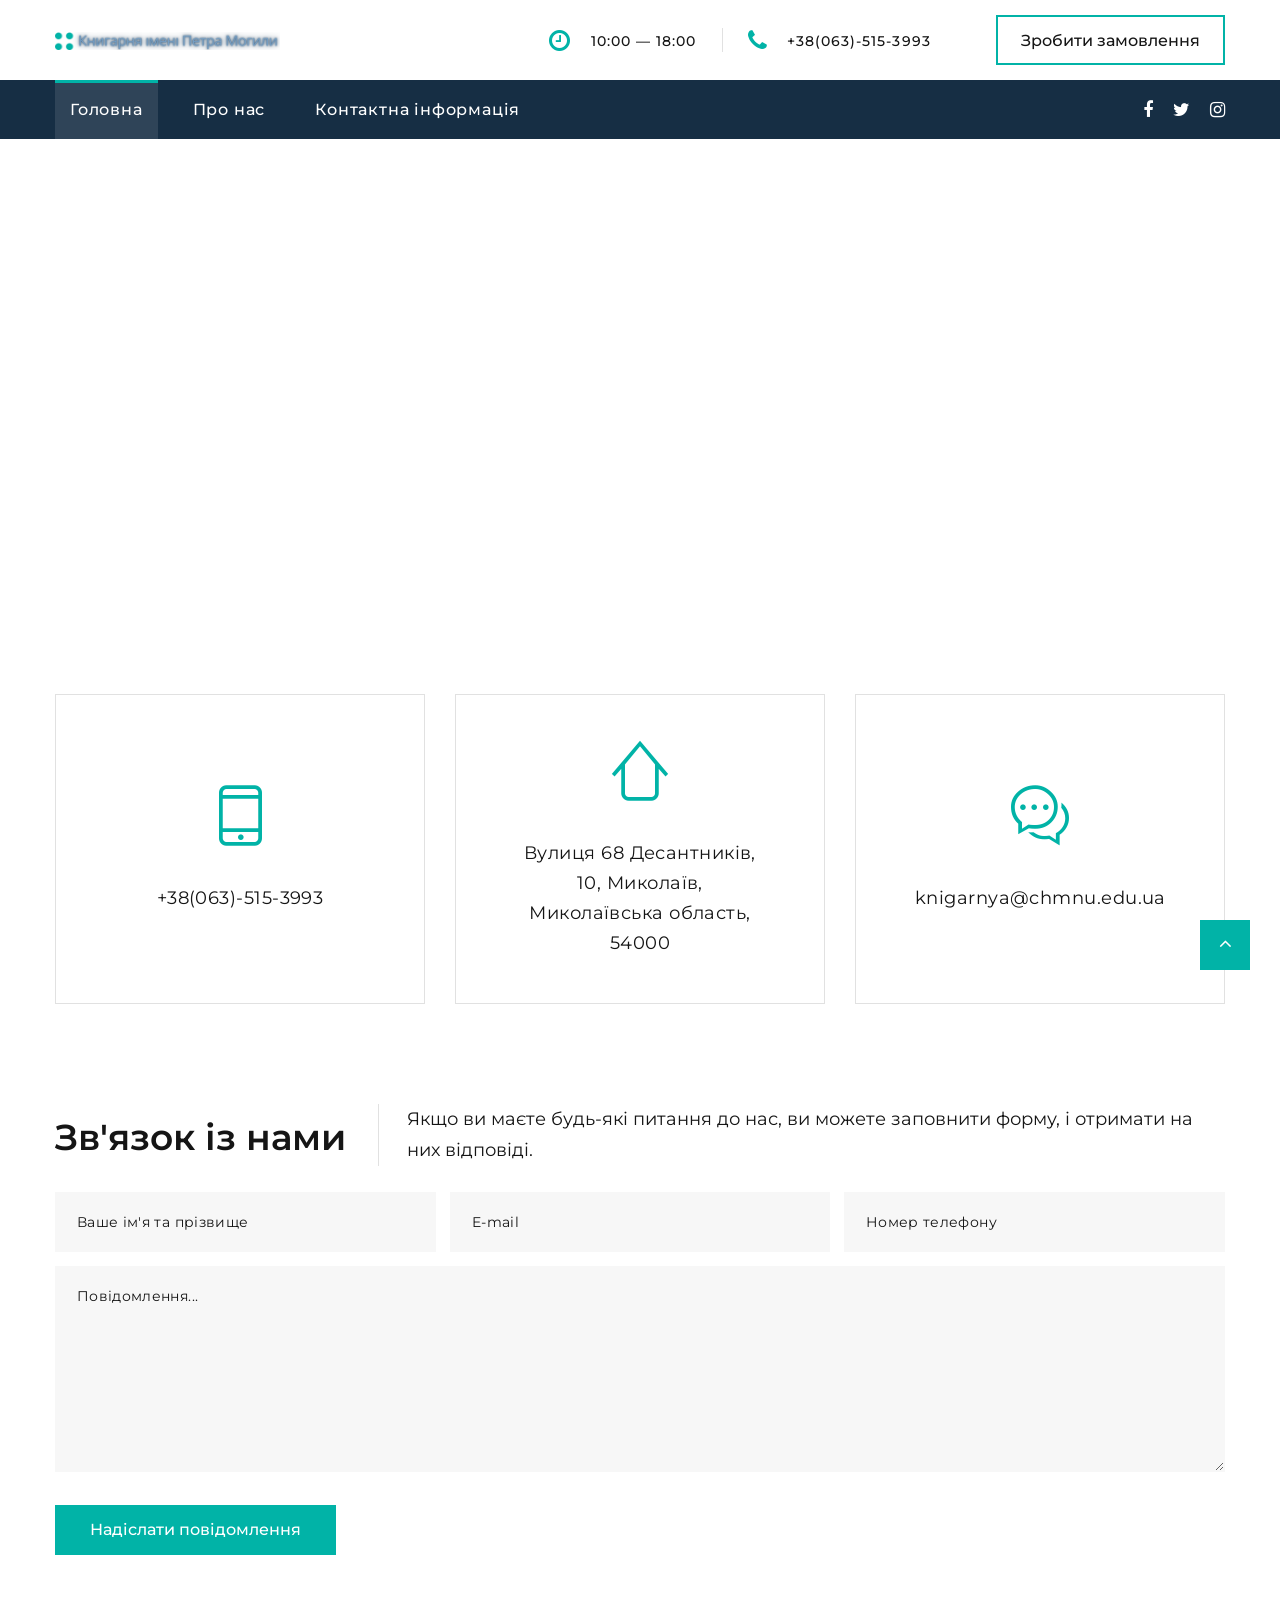
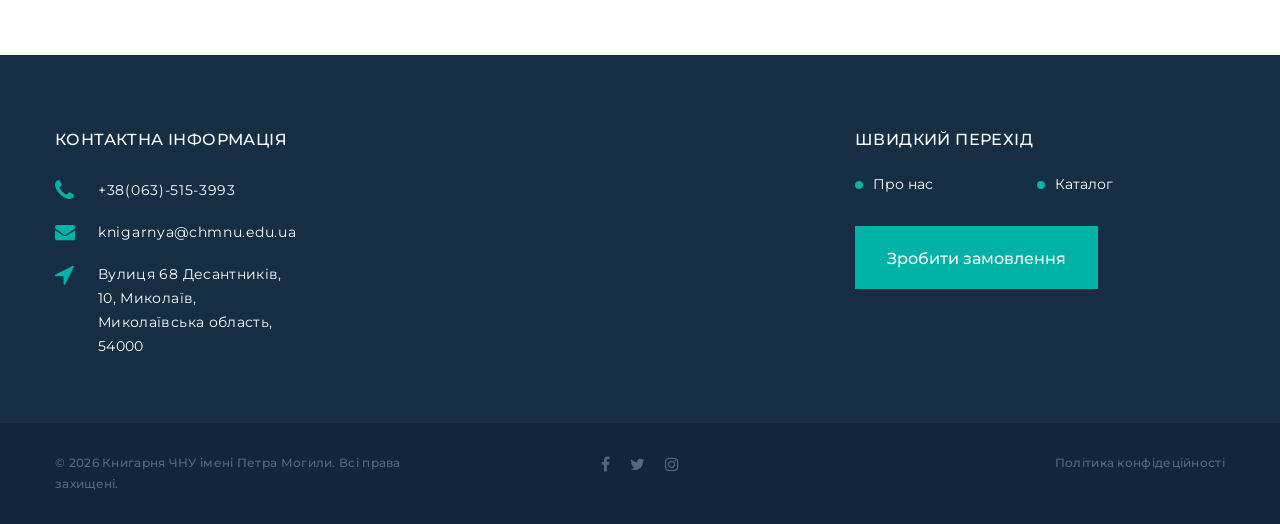
<file: contact-us.html>
<!DOCTYPE html>
<html class="wide wow-animation" lang="en">
  <head>
    <title>Контантна інформація</title>
    <meta name="format-detection" content="telephone=no">
    <meta name="viewport" content="width=device-width, height=device-height, initial-scale=1.0, maximum-scale=1.0, user-scalable=0">
    <meta http-equiv="X-UA-Compatible" content="IE=edge">
    <meta charset="utf-8">
    <link rel="icon" href="images/favicon.ico" type="image/x-icon">
    <!-- Stylesheets-->
    <link rel="stylesheet" type="text/css" href="//fonts.googleapis.com/css?family=Montserrat:400,500,600,700%7CPoppins:400%7CTeko:300,400">
    <link rel="stylesheet" href="css/bootstrap.css">
    <link rel="stylesheet" href="css/fonts.css">
    <link rel="stylesheet" href="css/style.css">
    <script
    src="https://code.jquery.com/jquery-3.3.1.js"
    integrity="sha256-2Kok7MbOyxpgUVvAk/HJ2jigOSYS2auK4Pfzbm7uH60="
    crossorigin="anonymous">
    </script>
    <style>.ie-panel{display: none;background: #212121;padding: 10px 0;box-shadow: 3px 3px 5px 0 rgba(0,0,0,.3);clear: both;text-align:center;position: relative;z-index: 1;} html.ie-10 .ie-panel, html.lt-ie-10 .ie-panel {display: block;}</style>
  </head>
  <body>
    <div class="preloader">
      <div class="preloader-body">
        <div class="cssload-container">
          <div class="cssload-speeding-wheel"></div>
        </div>
        <p>Loading...</p>
      </div>
    </div>
    <div class="page">
      <header class="section page-header">
        <!-- Навігація-->
        <div class="rd-navbar-wrap">
          <nav class="rd-navbar rd-navbar-corporate" data-layout="rd-navbar-fixed" data-sm-layout="rd-navbar-fixed" data-md-layout="rd-navbar-fixed" data-md-device-layout="rd-navbar-fixed" data-lg-layout="rd-navbar-static" data-lg-device-layout="rd-navbar-fixed" data-xl-layout="rd-navbar-static" data-xl-device-layout="rd-navbar-static" data-xxl-layout="rd-navbar-static" data-xxl-device-layout="rd-navbar-static" data-lg-stick-up-offset="46px" data-xl-stick-up-offset="46px" data-xxl-stick-up-offset="106px" data-lg-stick-up="true" data-xl-stick-up="true" data-xxl-stick-up="true">
            <div class="rd-navbar-collapse-toggle rd-navbar-fixed-element-1" data-rd-navbar-toggle=".rd-navbar-collapse"><span></span></div>
            <div class="rd-navbar-aside-outer">
              <div class="rd-navbar-aside">
                <!-- RD Navbar Panel-->
                <div class="rd-navbar-panel">
                  <!-- RD Navbar Toggle-->
                  <button class="rd-navbar-toggle" data-rd-navbar-toggle=".rd-navbar-nav-wrap"><span></span></button>
                  <!-- RD Navbar Brand-->
                  <div class="rd-navbar-brand">
                    <!--Brand--><a class="brand" href="index.html"><img src="images/logo-default-450x37.png" alt="" width="225" height="18"/></a>
                  </div>
                </div>
                <div class="rd-navbar-aside-right rd-navbar-collapse">
                  <ul class="rd-navbar-corporate-contacts">
                    <li>
                      <div class="unit unit-spacing-xs">
                        <div class="unit-left"><span class="icon fa fa-clock-o"></span></div>
                        <div class="unit-body">
                          <p>10:00 — 18:00</p>
                        </div>
                      </div>
                    </li>
                    <li>
                      <div class="unit unit-spacing-xs">
                        <div class="unit-left"><span class="icon fa fa-phone"></span></div>
                        <div class="unit-body"><a class="link-phone" href="tel:#">+38(063)-515-3993</a></div> й
                      </div>
                    </li>
                  </ul><a class="button button-md button-default-outline-2 button-ujarak" href="#">Зробити замовлення</a>
                </div>
              </div>
            </div>
            <div class="rd-navbar-main-outer">
              <div class="rd-navbar-main">
                <div class="rd-navbar-nav-wrap">
                  <ul class="list-inline list-inline-md rd-navbar-corporate-list-social">
                    <li><a class="icon fa fa-facebook" href="https://www.facebook.com/"></a></li>
                    <li><a class="icon fa fa-twitter" href="https://x.com/"></a></li>
                    <li><a class="icon fa fa-instagram" href="https://www.instagram.com/"></a></li>
                  </ul>
                  <!-- RD Navbar Nav-->
                  <ul class="rd-navbar-nav">
                    <li class="rd-nav-item active"><a class="rd-nav-link" href="index.html">Головна</a>
                    </li>
                    <li class="rd-nav-item"><a class="rd-nav-link" href="about.html">Про нас</a>
                    </li>
                    <li class="rd-nav-item"><a class="rd-nav-link" href="contact-us.html">Контактна інформація</a>
                    </li>
                  </ul>
                </div>
              </div>
            </div>
          </nav>
        </div>
      </header>
      <!-- RD Google Map-->
      <section class="section section-fluid">
        <div class="google-map-container" data-zoom="5" data-icon="images/gmap_marker.png" data-icon-active="images/gmap_marker.png" data-center="Вулиця 68 Десантників, 10, Миколаїв, Миколаївська область, 54000" data-styles="[{&quot;featureType&quot;:&quot;landscape&quot;,&quot;stylers&quot;:[{&quot;hue&quot;:&quot;#FFBB00&quot;},{&quot;saturation&quot;:43.400000000000006},{&quot;lightness&quot;:37.599999999999994},{&quot;gamma&quot;:1}]},{&quot;featureType&quot;:&quot;road.highway&quot;,&quot;stylers&quot;:[{&quot;hue&quot;:&quot;#FFC200&quot;},{&quot;saturation&quot;:-61.8},{&quot;lightness&quot;:45.599999999999994},{&quot;gamma&quot;:1}]},{&quot;featureType&quot;:&quot;road.arterial&quot;,&quot;stylers&quot;:[{&quot;hue&quot;:&quot;#FF0300&quot;},{&quot;saturation&quot;:-100},{&quot;lightness&quot;:51.19999999999999},{&quot;gamma&quot;:1}]},{&quot;featureType&quot;:&quot;road.local&quot;,&quot;stylers&quot;:[{&quot;hue&quot;:&quot;#FF0300&quot;},{&quot;saturation&quot;:-100},{&quot;lightness&quot;:52},{&quot;gamma&quot;:1}]},{&quot;featureType&quot;:&quot;water&quot;,&quot;stylers&quot;:[{&quot;hue&quot;:&quot;#0078FF&quot;},{&quot;saturation&quot;:-13.200000000000003},{&quot;lightness&quot;:2.4000000000000057},{&quot;gamma&quot;:1}]},{&quot;featureType&quot;:&quot;poi&quot;,&quot;stylers&quot;:[{&quot;hue&quot;:&quot;#00FF6A&quot;},{&quot;saturation&quot;:-1.0989010989011234},{&quot;lightness&quot;:11.200000000000017},{&quot;gamma&quot;:1}]}]">
          <div class="google-map"></div>
          <ul class="google-map-markers">
            <li data-location="Вулиця 68 Десантників, 10, Миколаїв, Миколаївська область, 54000" data-description="Вулиця 68 Десантників, 10, Миколаїв"></li>
          </ul>
        </div>
      </section>

      <!-- Контактна інформація-->
      <section class="section section-sm section-first bg-default">
        <div class="container">
          <div class="row row-30 justify-content-center">
            <div class="col-sm-8 col-md-6 col-lg-4">
              <article class="box-contacts">
                <div class="box-contacts-body">
                  <div class="box-contacts-icon fl-bigmug-line-cellphone55"></div>
                  <div class="box-contacts-decor"></div>
                  <p class="box-contacts-link"><a href="tel:#">+38(063)-515-3993</a></p>
                </div>
              </article>
            </div>
            <div class="col-sm-8 col-md-6 col-lg-4">
              <article class="box-contacts">
                <div class="box-contacts-body">
                  <div class="box-contacts-icon fl-bigmug-line-up104"></div>
                  <div class="box-contacts-decor"></div>
                  <p class="box-contacts-link"><a href="#">Вулиця 68 Десантників, 10, Миколаїв, Миколаївська область, 54000</a></p>
                </div>
              </article>
            </div>
            <div class="col-sm-8 col-md-6 col-lg-4">
              <article class="box-contacts">
                <div class="box-contacts-body">
                  <div class="box-contacts-icon fl-bigmug-line-chat55"></div>
                  <div class="box-contacts-decor"></div>
                  <p class="box-contacts-link"><a href="mailto:#">knigarnya@chmnu.edu.ua</a></p>
                </div>
              </article>
            </div>
          </div>
        </div>
      </section>

      <!-- Форма для зв'язку-->
      <section class="section section-sm section-last bg-default text-left">
        <div class="container">
          <article class="title-classic">
            <div class="title-classic-title">
              <h3>Зв'язок із нами</h3>
            </div>
            <div class="title-classic-text">
              <p>Якщо ви маєте будь-які питання до нас, ви можете заповнити форму, і отримати на них відповіді.</p>
            </div>
          </article>
          <form class="rd-form rd-form-variant-2 rd-mailform" data-form-output="form-output-global" data-form-type="contact" method="post" action="bat/rd-mailform.php">
            <div class="row row-14 gutters-14">
              <div class="col-md-4">
                <div class="form-wrap">
                  <input class="form-input" id="contact-your-name-2" type="text" name="name" data-constraints="@Required">
                  <label class="form-label" for="contact-your-name-2">Ваше ім'я та прізвище</label>
                </div>
              </div>
              <div class="col-md-4">
                <div class="form-wrap">
                  <input class="form-input" id="contact-email-2" type="email" name="email" data-constraints="@Email @Required">
                  <label class="form-label" for="contact-email-2">E-mail</label>
                </div>
              </div>
              <div class="col-md-4">
                <div class="form-wrap">
                  <input class="form-input" id="contact-phone-2" type="text" name="phone" data-constraints="@Numeric">
                  <label class="form-label" for="contact-phone-2">Номер телефону</label>
                </div>
              </div>
              <div class="col-12">
                <div class="form-wrap">
                  <label class="form-label" for="contact-message-2">Повідомлення...</label>
                  <textarea class="form-input textarea-lg" id="contact-message-2" name="message" data-constraints="@Required"></textarea>
                </div>
              </div>
            </div>
            <button class="button button-primary button-pipaluk" type="submit">Надіслати повідомлення</button>
          </form>
        </div>
      </section>

      <footer class="section footer-corporate context-dark">
        <div class="footer-corporate-inset">
          <div class="container">
            <div class="row row-40 justify-content-lg-between">
              <div class="col-sm-6 col-md-12 col-lg-3 col-xl-4">
                <div class="oh-desktop">
                  <div class="wow slideInRight" data-wow-delay="0s">
                    <h6 class="text-spacing-100 text-uppercase">Контактна інформація</h6>
                    <ul class="footer-contacts d-inline-block d-sm-block">
                      <li>
                        <div class="unit">
                          <div class="unit-left"><span class="icon fa fa-phone"></span></div>
                          <div class="unit-body"><a class="link-phone" href="tel:#">+38(063)-515-3993</a></div>
                        </div>
                      </li>
                      <li>
                        <div class="unit">
                          <div class="unit-left"><span class="icon fa fa-envelope"></span></div>
                          <div class="unit-body"><a class="link-aemail" href="mailto:#">knigarnya@chmnu.edu.ua</a></div>
                        </div>
                      </li>
                      <li>
                        <div class="unit">
                          <div class="unit-left"><span class="icon fa fa-location-arrow"></span></div>
                          <div class="unit-body"><a class="link-location" href="#">Вулиця 68 Десантників, 10, Миколаїв, Миколаївська область, 54000</a></div>
                        </div>
                      </li>
                    </ul>
                  </div>
                </div>
              </div>
              <div class="col-sm-11 col-md-7 col-lg-5 col-xl-4">
                <div class="oh-desktop">
                  <div class="wow slideInLeft" data-wow-delay="0s">
                    <h6 class="text-spacing-100 text-uppercase">Швидкий перехід</h6>
                    <ul class="row-6 list-0 list-marked list-marked-md list-marked-secondary list-custom-2">
                      <li><a href="contact-us.html">Про нас</a></li>
                      <li><a href="catalog.html">Каталог</a></li>
                    </ul>
                    <div class="group-md group-middle justify-content-sm-start"><a class="button button-lg button-primary button-ujarak" href="#">Зробити замовлення</a></div>
                  </div>
                </div>
              </div>
            </div>
          </div>
        </div>
        <div class="footer-corporate-bottom-panel">
          <div class="container">
            <div class="row justfy-content-xl-space-berween row-10 align-items-md-center2">
              <div class="col-sm-6 col-md-4 text-sm-right text-md-center">
                <div>
                  <ul class="list-inline list-inline-sm footer-social-list-2">
                    <li><a class="icon fa fa-facebook" href="https://www.facebook.com/"></a></li>
                    <li><a class="icon fa fa-twitter" href="https://x.com/"></a></li>
                    <li><a class="icon fa fa-instagram" href="https://www.instagram.com/"></a></li>
                  </ul>
                </div>
              </div>
              <div class="col-sm-6 col-md-4 order-sm-first">
                <!-- Rights-->
                <p class="rights"><span>&copy;&nbsp;</span><span class="copyright-year"></span><span>&nbsp;</span><span>Книгарня ЧНУ імені Петра Могили</span>. Всі права захищені.</a></p>
              </div>
              <div class="col-sm-6 col-md-4 text-md-right">
                <p class="rights"><a href="#">Політика конфідеційності</a></p>
              </div>
            </div>
          </div>
        </div>
      </footer>
    </div>
    <!-- Global Mailform Output-->
    <div class="snackbars" id="form-output-global"></div>
    <!-- Javascript-->
    <script src="js/core.min.js"></script>
    <script src="js/script.js"></script>
  </body>
</html>
</file>
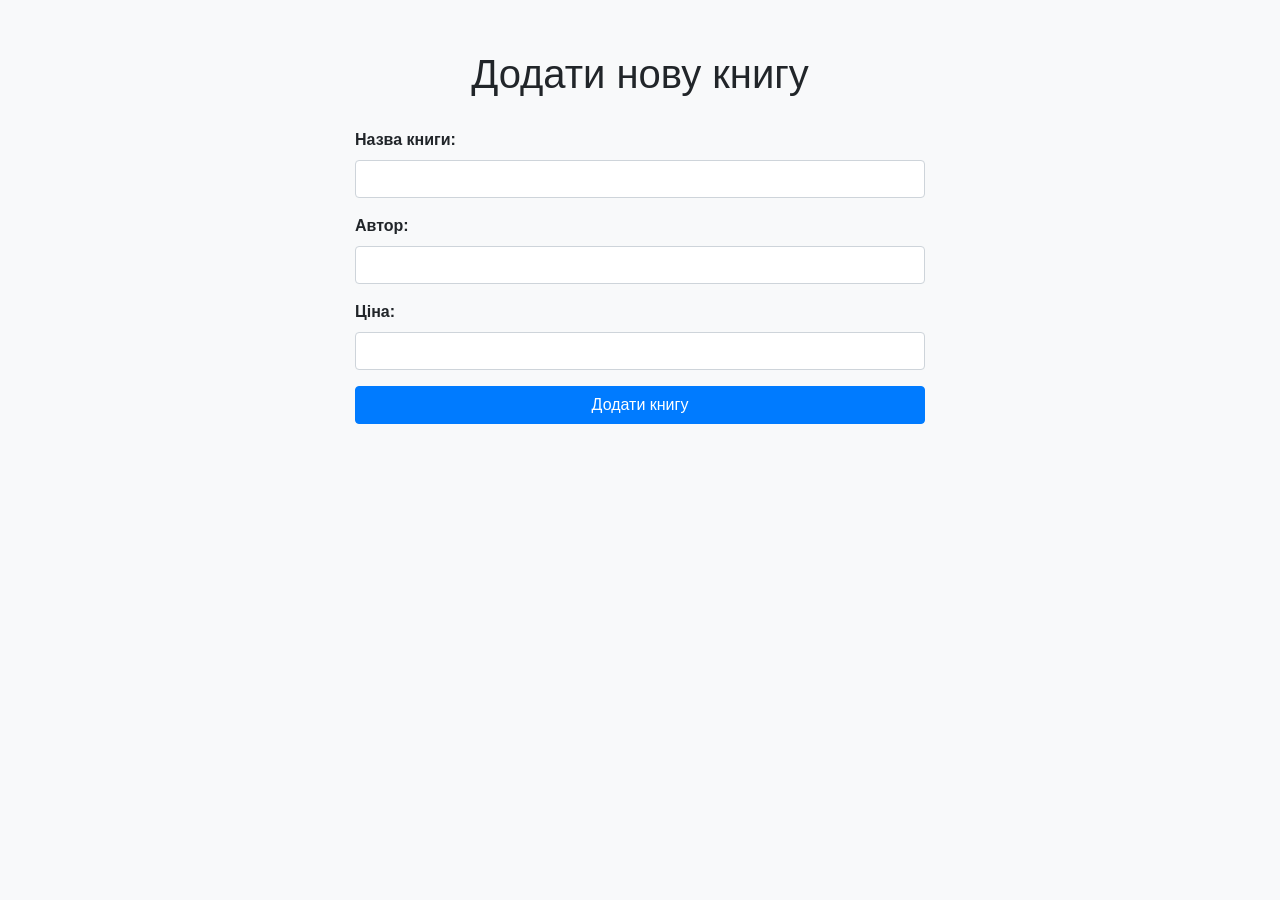
<file: src/main/resources/templates/add-book.html>
<!DOCTYPE html>
<html xmlns:th="http://www.thymeleaf.org">
<head>
    <meta charset="UTF-8">
    <title>Додати книгу</title>
    <!-- Include Bootstrap CSS -->
    <link href="https://stackpath.bootstrapcdn.com/bootstrap/4.5.2/css/bootstrap.min.css" rel="stylesheet">
    <style>
        body {
            background-color: #f8f9fa;
        }
        .container {
            max-width: 600px;
            margin-top: 50px;
        }
        h1 {
            margin-bottom: 30px;
        }
        .btn-primary {
            background-color: #007bff;
            border-color: #007bff;
        }
        .btn-primary:hover {
            background-color: #0056b3;
            border-color: #004085;
        }
        .form-group label {
            font-weight: bold;
        }
    </style>
</head>
<body>
<div class="container">
    <h1 class="text-center">Додати нову книгу</h1>

    <form th:action="@{/admin/books/add}" method="post" th:object="${book}" onsubmit="submitForm()">
        <div class="form-group">
            <label for="title">Назва книги:</label>
            <input type="text" class="form-control" id="title" name="title" th:field="*{title}" required>
        </div>

        <div class="form-group">
            <label for="author">Автор:</label>
            <input type="text" class="form-control" id="author" name="author" th:field="*{author}" required>
        </div>

        <div class="form-group">
            <label for="price">Ціна:</label>
            <input type="number" class="form-control" id="price" name="price" th:field="*{price}" step="0.01" required>
        </div>

        <button type="submit" class="btn btn-primary btn-block">Додати книгу</button>
    </form>
</div>

<!-- Include Bootstrap JS and dependencies -->
<script src="https://code.jquery.com/jquery-3.5.1.slim.min.js"></script>
<script src="https://cdn.jsdelivr.net/npm/@popperjs/core@2.9.2/dist/umd/popper.min.js"></script>
<script src="https://stackpath.bootstrapcdn.com/bootstrap/4.5.2/js/bootstrap.min.js"></script>
</body>
</html>
</file>
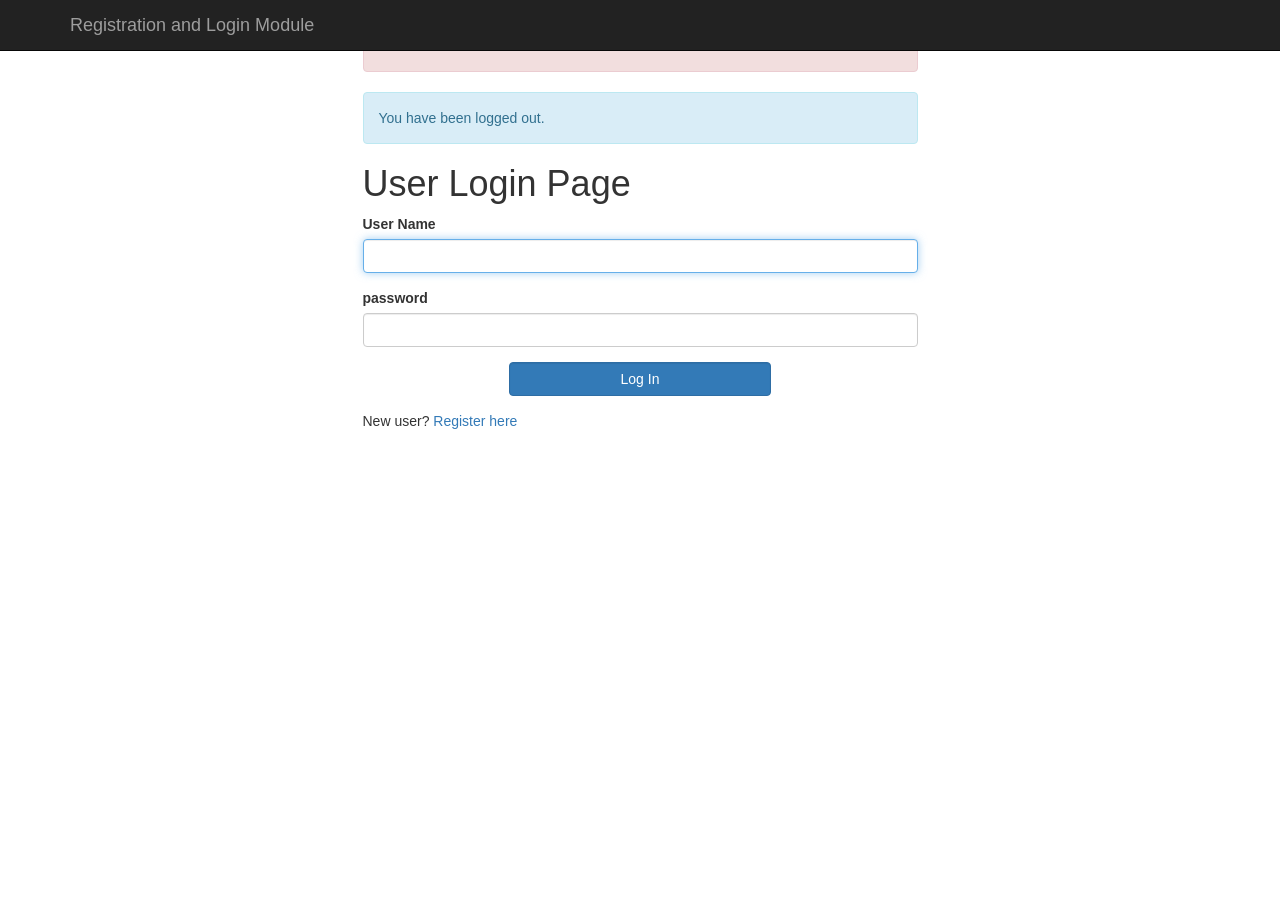
<file: src/main/resources/templates/login.html>
<!DOCTYPE html>
<html>
<head>
    <meta charset="UTF-8">
    <title>Registration and Login App</title>
    <link rel="stylesheet" href="https://maxcdn.bootstrapcdn.com/bootstrap/3.3.7/css/bootstrap.min.css"
          integrity="sha384-BVYiiSIFeK1dGmJRAkycuHAHRg32OmUcww7on3RYdg4Va+PmSTsz/K68vbdEjh4u"
          crossorigin="anonymous">
    <script src="https://ajax.googleapis.com/ajax/libs/jquery/3.7.1/jquery.min.js"></script>
</head>
<body>
<!-- create navigation bar (header) -->
<nav class="navbar navbar-inverse navbar-fixed-top">
    <div class="container">
        <div class="navbar-header">
            <button type="button" class="navbar-toggle collapsed"
                    data-toggle="collapse" data-target="#navbar" aria-expanded="false"
                    aria-controls="navbar">
                <span class="sr-only">Toggle navigation</span> <span
                    class="icon-bar"></span> <span class="icon-bar"></span> <span
                    class="icon-bar"></span>
            </button>
            <a class="navbar-brand" href="#" th:href="@{/}">Registration and
                Login Module</a>
        </div>
    </div>
</nav>

<br>
<br>
<div class="container">
    <div class="row">
        <div class="col-md-6 col-md-offset-3">
            <!-- error message for existing user -->
            <div th:if="${error}">
                <div class="alert alert-danger" th:text="${error}"></div>
            </div>
            <!-- logout message -->
            <div th:if="${param.logout}">
                <div class="alert alert-info">You have been logged out.</div>
            </div>
            <h1> User Login Page </h1>
            <form th:action="@{/login}" method="post" th:object="${user}" onsubmit="submitForm()">
                <!-- Add the hidden input for the token -->
                <input type="hidden" name="token" th:value="${token}" />
                <div class="form-group">
                    <label class="control-label" for="username"> User Name </label>
                    <input id="username" class="form-control" th:field="*{username}"
                           required autofocus="autofocus" />
                </div>

                <div class="form-group">
                    <label class="control-label" for="password"> password </label> <input
                        id="password" class="form-control" type="password"
                        th:field="*{password}" required autofocus="autofocus" />
                </div>

                <div class="form-group">
                    <div class="row">
                        <div class="col-sm-6 col-sm-offset-3">
                            <input type="submit" name="login-submit" id="login-submit"
                                   class="form-control btn btn-primary" value="Log In" />
                        </div>
                    </div>
                </div>
            </form>
            <div class="form-group">
                <span>New user? <a href="/" th:href="@{/registration}">Register
                        here</a></span>
            </div>
        </div>
    </div>
</div>

</body>
</html>
</file>
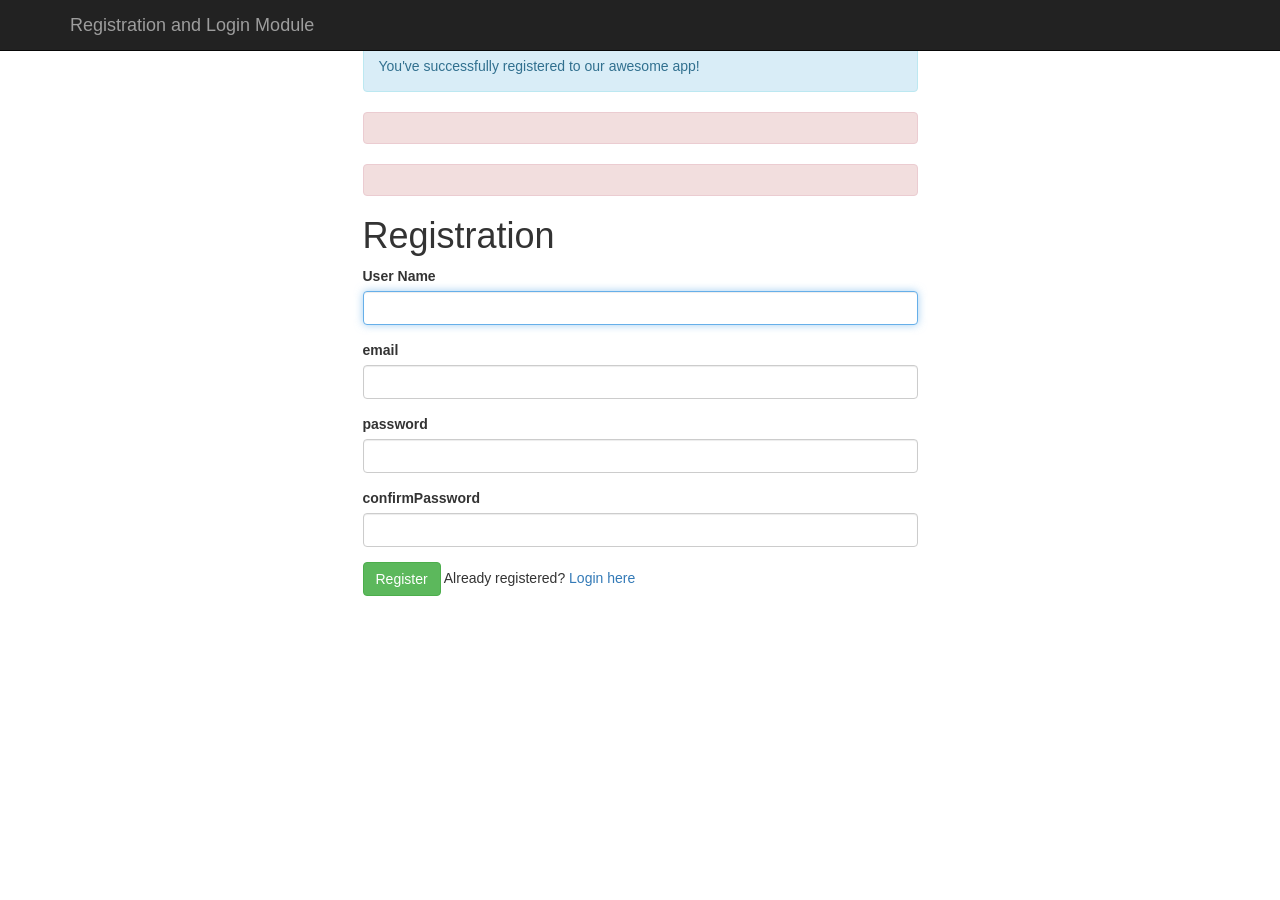
<file: src/main/resources/templates/registration.html>
<!DOCTYPE html>
<html>
<head>
    <meta charset="ISO-8859-1">
    <title>Registration</title>
    <link rel="stylesheet"
          href="https://maxcdn.bootstrapcdn.com/bootstrap/3.3.7/css/bootstrap.min.css"
          integrity="sha384-BVYiiSIFeK1dGmJRAkycuHAHRg32OmUcww7on3RYdg4Va+PmSTsz/K68vbdEjh4u"
          crossorigin="anonymous">
</head>
<body>

<!-- create navigation bar ( header) -->
<nav class="navbar navbar-inverse navbar-fixed-top">
    <div class="container">
        <div class="navbar-header">
            <button type="button" class="navbar-toggle collapsed"
                    data-toggle="collapse" data-target="#navbar" aria-expanded="false"
                    aria-controls="navbar">
                <span class="sr-only">Toggle navigation</span> <span
                    class="icon-bar"></span> <span class="icon-bar"></span> <span
                    class="icon-bar"></span>
            </button>
            <a class="navbar-brand" href="#" th:href="@{/}">Registration and
                Login Module</a>
        </div>
    </div>
</nav>

<br>
<br>
<!-- Create HTML registration form -->
<div class="container">
    <div class="row">
        <div class="col-md-6 col-md-offset-3">

            <!-- success message -->
            <div th:if="${param.success}">
                <div class="alert alert-info">You've successfully registered
                    to our awesome app!</div>
            </div>
            <!-- error message for existing user -->
            <div th:if="${error}">
                <div class="alert alert-danger" th:text="${error}"></div>
            </div>

            <!-- error message for password mismatch -->
            <div th:if="${passwordMismatch}">
                <div class="alert alert-danger" th:text="${passwordMismatch}"></div>
            </div>
            <h1>Registration</h1>
            <form th:action="@{/registration}" method="post" th:object="${user}">
                <div class="form-group">
                    <label class="control-label" for="username"> User Name </label>
                    <input id="username" class="form-control" th:field="*{username}"
                           required autofocus="autofocus" />
                </div>

                <div class="form-group">
                    <label class="control-label" for="email"> email </label> <input
                        id="email" class="form-control" th:field="*{email}"
                        required autofocus="autofocus" />
                </div>

                <div class="form-group">
                    <label class="control-label" for="password"> password </label> <input
                        id="password" class="form-control" type="password"
                        th:field="*{password}" required autofocus="autofocus" />
                </div>

                <div class="form-group">
                    <label class="control-label" for="confirmPassword"> confirmPassword </label> <input
                        id="confirmPassword" class="form-control" type="password"
                        th:field="*{confirmPassword}" required autofocus="autofocus" />
                </div>

                <div class="form-group">
                    <button type="submit" class="btn btn-success">Register</button>
                    <span>Already registered? <a href="/" th:href="@{/login}">Login
                                    here</a></span>
                </div>
            </form>
        </div>
    </div>
</div>
</body>
</html>
</file>
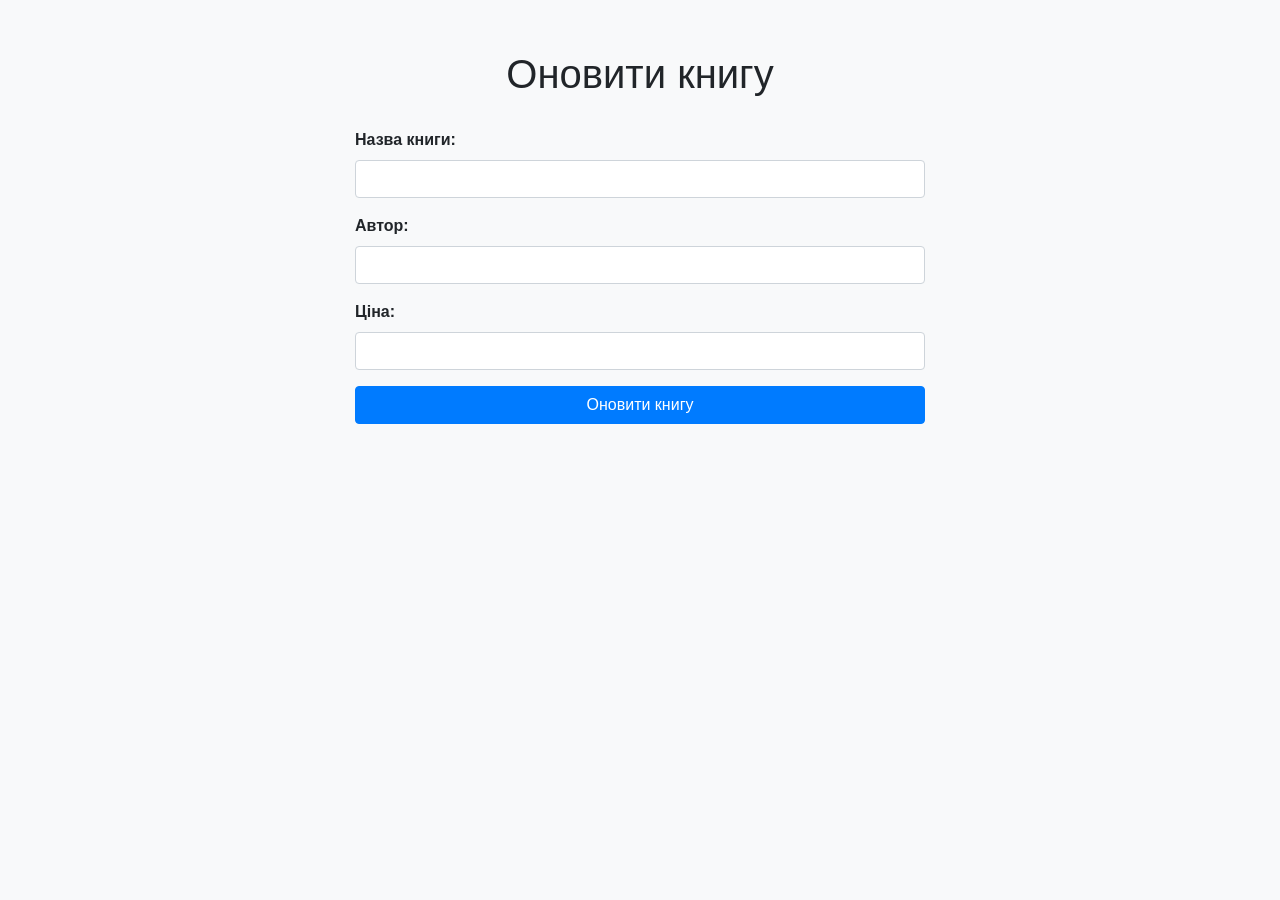
<file: src/main/resources/templates/update-book.html>
<!DOCTYPE html>
<html xmlns:th="http://www.thymeleaf.org">
<head>
    <meta charset="UTF-8">
    <title>Оновити книгу</title>
    <!-- Include Bootstrap CSS -->
    <link href="https://stackpath.bootstrapcdn.com/bootstrap/4.5.2/css/bootstrap.min.css" rel="stylesheet">
    <style>
        body {
            background-color: #f8f9fa;
        }
        .container {
            max-width: 600px;
            margin-top: 50px;
        }
        h1 {
            margin-bottom: 30px;
        }
        .btn-primary {
            background-color: #007bff;
            border-color: #007bff;
        }
        .btn-primary:hover {
            background-color: #0056b3;
            border-color: #004085;
        }
        .form-group label {
            font-weight: bold;
        }
    </style>
</head>
<body>
<div class="container">
    <h1 class="text-center">Оновити книгу</h1>

    <form th:action="@{/admin/books/update/{id}(id=${book.id})}" th:object="${book}" method="post">
        <div class="form-group">
            <label for="title">Назва книги:</label>
            <input type="text" class="form-control" id="title" name="title" th:field="*{title}" required>
        </div>

        <div class="form-group">
            <label for="author">Автор:</label>
            <input type="text" class="form-control" id="author" name="author" th:field="*{author}" required>
        </div>

        <div class="form-group">
            <label for="price">Ціна:</label>
            <input type="number" class="form-control" id="price" name="price" th:field="*{price}" step="0.01" required>
        </div>

        <button type="submit" class="btn btn-primary btn-block">Оновити книгу</button>
    </form>
</div>

<!-- Include Bootstrap JS and dependencies -->
<script src="https://code.jquery.com/jquery-3.5.1.slim.min.js"></script>
<script src="https://cdn.jsdelivr.net/npm/@popperjs/core@2.9.2/dist/umd/popper.min.js"></script>
<script src="https://stackpath.bootstrapcdn.com/bootstrap/4.5.2/js/bootstrap.min.js"></script>
</body>
</html>
</file>
<file: css/fonts.css>
/*
*
* Fonts
*//*
*
* Font Awesome Icons 4.7.0
* --------------------------------------------------
*/@font-face {	font-family: 'FontAwesome';	src: url("../fonts/fontawesome-webfont.eot?v=4.7.0");	src: url("../fonts/fontawesome-webfont.eot?#iefix&v=4.7.0") format("embedded-opentype"), url("../fonts/fontawesome-webfont.woff2?v=4.7.0") format("woff2"), url("../fonts/fontawesome-webfont.woff?v=4.7.0") format("woff"), url("../fonts/fontawesome-webfont.ttf?v=4.7.0") format("truetype"), url("../fonts/fontawesome-webfont.svg?v=4.7.0#fontawesomeregular") format("svg");	font-weight: normal;	font-style: normal;}.fa {	display: inline-block;	font-family: 'FontAwesome';	font-size: inherit;	text-rendering: auto;	-webkit-font-smoothing: antialiased;	-moz-osx-font-smoothing: grayscale;}[class*='fa-']:before {	font-weight: 400;	font-family: 'FontAwesome';}/* makes the font 33% larger relative to the icon container */.fa-lg {	font-size: 1.33333333em;	line-height: 0.75em;	vertical-align: -15%;}.fa-2x {	font-size: 2em;}.fa-3x {	font-size: 3em;}.fa-4x {	font-size: 4em;}.fa-5x {	font-size: 5em;}.fa-fw {	width: 1.28571429em;	text-align: center;}.fa-ul {	padding-left: 0;	margin-left: 2.14285714em;	list-style-type: none;}.fa-ul > li {	position: relative;}.fa-li {	position: absolute;	left: -2.14285714em;	width: 2.14285714em;	top: 0.14285714em;	text-align: center;}.fa-li.fa-lg {	left: -1.85714286em;}.fa-border {	padding: .2em .25em .15em;	border: solid 0.08em #eeeeee;	border-radius: .1em;}.fa-pull-left {	float: left;}.fa-pull-right {	float: right;}.fa.fa-pull-left {	margin-right: .3em;}.fa.fa-pull-right {	margin-left: .3em;}/* Deprecated as of 4.4.0 */.pull-right {	float: right;}.pull-left {	float: left;}.fa.pull-left {	margin-right: .3em;}.fa.pull-right {	margin-left: .3em;}.fa-spin {	-webkit-animation: fa-spin 2s infinite linear;	animation: fa-spin 2s infinite linear;}.fa-pulse {	-webkit-animation: fa-spin 1s infinite steps(8);	animation: fa-spin 1s infinite steps(8);}@-webkit-keyframes fa-spin {	0% {		-webkit-transform: rotate(0deg);		transform: rotate(0deg);	}	100% {		-webkit-transform: rotate(359deg);		transform: rotate(359deg);	}}@keyframes fa-spin {	0% {		-webkit-transform: rotate(0deg);		transform: rotate(0deg);	}	100% {		-webkit-transform: rotate(359deg);		transform: rotate(359deg);	}}.fa-rotate-90 {	-ms-filter: "progid:DXImageTransform.Microsoft.BasicImage(rotation=1)";	-webkit-transform: rotate(90deg);	-ms-transform: rotate(90deg);	transform: rotate(90deg);}.fa-rotate-180 {	-ms-filter: "progid:DXImageTransform.Microsoft.BasicImage(rotation=2)";	-webkit-transform: rotate(180deg);	-ms-transform: rotate(180deg);	transform: rotate(180deg);}.fa-rotate-270 {	-ms-filter: "progid:DXImageTransform.Microsoft.BasicImage(rotation=3)";	-webkit-transform: rotate(270deg);	-ms-transform: rotate(270deg);	transform: rotate(270deg);}.fa-flip-horizontal {	-ms-filter: "progid:DXImageTransform.Microsoft.BasicImage(rotation=0, mirror=1)";	-webkit-transform: scale(-1, 1);	-ms-transform: scale(-1, 1);	transform: scale(-1, 1);}.fa-flip-vertical {	-ms-filter: "progid:DXImageTransform.Microsoft.BasicImage(rotation=2, mirror=1)";	-webkit-transform: scale(1, -1);	-ms-transform: scale(1, -1);	transform: scale(1, -1);}:root .fa-rotate-90,:root .fa-rotate-180,:root .fa-rotate-270,:root .fa-flip-horizontal,:root .fa-flip-vertical {	filter: none;}.fa-stack {	position: relative;	display: inline-block;	width: 2em;	height: 2em;	line-height: 2em;	vertical-align: middle;}.fa-stack-1x,.fa-stack-2x {	position: absolute;	left: 0;	width: 100%;	text-align: center;}.fa-stack-1x {	line-height: inherit;}.fa-stack-2x {	font-size: 2em;}.fa-inverse {	color: #ffffff;}/* Font Awesome uses the Unicode Private Use Area (PUA) to ensure screen
   readers do not read off random characters that represent icons */.fa-glass:before {	content: "\f000";}.fa-music:before {	content: "\f001";}.fa-search:before {	content: "\f002";}.fa-envelope-o:before {	content: "\f003";}.fa-heart:before {	content: "\f004";}.fa-star:before {	content: "\f005";}.fa-star-o:before {	content: "\f006";}.fa-user:before {	content: "\f007";}.fa-film:before {	content: "\f008";}.fa-th-large:before {	content: "\f009";}.fa-th:before {	content: "\f00a";}.fa-th-list:before {	content: "\f00b";}.fa-check:before {	content: "\f00c";}.fa-remove:before,.fa-close:before,.fa-times:before {	content: "\f00d";}.fa-search-plus:before {	content: "\f00e";}.fa-search-minus:before {	content: "\f010";}.fa-power-off:before {	content: "\f011";}.fa-signal:before {	content: "\f012";}.fa-gear:before,.fa-cog:before {	content: "\f013";}.fa-trash-o:before {	content: "\f014";}.fa-home:before {	content: "\f015";}.fa-file-o:before {	content: "\f016";}.fa-clock-o:before {	content: "\f017";}.fa-road:before {	content: "\f018";}.fa-download:before {	content: "\f019";}.fa-arrow-circle-o-down:before {	content: "\f01a";}.fa-arrow-circle-o-up:before {	content: "\f01b";}.fa-inbox:before {	content: "\f01c";}.fa-play-circle-o:before {	content: "\f01d";}.fa-rotate-right:before,.fa-repeat:before {	content: "\f01e";}.fa-refresh:before {	content: "\f021";}.fa-list-alt:before {	content: "\f022";}.fa-lock:before {	content: "\f023";}.fa-flag:before {	content: "\f024";}.fa-headphones:before {	content: "\f025";}.fa-volume-off:before {	content: "\f026";}.fa-volume-down:before {	content: "\f027";}.fa-volume-up:before {	content: "\f028";}.fa-qrcode:before {	content: "\f029";}.fa-barcode:before {	content: "\f02a";}.fa-tag:before {	content: "\f02b";}.fa-tags:before {	content: "\f02c";}.fa-book:before {	content: "\f02d";}.fa-bookmark:before {	content: "\f02e";}.fa-print:before {	content: "\f02f";}.fa-camera:before {	content: "\f030";}.fa-font:before {	content: "\f031";}.fa-bold:before {	content: "\f032";}.fa-italic:before {	content: "\f033";}.fa-text-height:before {	content: "\f034";}.fa-text-width:before {	content: "\f035";}.fa-align-left:before {	content: "\f036";}.fa-align-center:before {	content: "\f037";}.fa-align-right:before {	content: "\f038";}.fa-align-justify:before {	content: "\f039";}.fa-list:before {	content: "\f03a";}.fa-dedent:before,.fa-outdent:before {	content: "\f03b";}.fa-indent:before {	content: "\f03c";}.fa-video-camera:before {	content: "\f03d";}.fa-photo:before,.fa-image:before,.fa-picture-o:before {	content: "\f03e";}.fa-pencil:before {	content: "\f040";}.fa-map-marker:before {	content: "\f041";}.fa-adjust:before {	content: "\f042";}.fa-tint:before {	content: "\f043";}.fa-edit:before,.fa-pencil-square-o:before {	content: "\f044";}.fa-share-square-o:before {	content: "\f045";}.fa-check-square-o:before {	content: "\f046";}.fa-arrows:before {	content: "\f047";}.fa-step-backward:before {	content: "\f048";}.fa-fast-backward:before {	content: "\f049";}.fa-backward:before {	content: "\f04a";}.fa-play:before {	content: "\f04b";}.fa-pause:before {	content: "\f04c";}.fa-stop:before {	content: "\f04d";}.fa-forward:before {	content: "\f04e";}.fa-fast-forward:before {	content: "\f050";}.fa-step-forward:before {	content: "\f051";}.fa-eject:before {	content: "\f052";}.fa-chevron-left:before {	content: "\f053";}.fa-chevron-right:before {	content: "\f054";}.fa-plus-circle:before {	content: "\f055";}.fa-minus-circle:before {	content: "\f056";}.fa-times-circle:before {	content: "\f057";}.fa-check-circle:before {	content: "\f058";}.fa-question-circle:before {	content: "\f059";}.fa-info-circle:before {	content: "\f05a";}.fa-crosshairs:before {	content: "\f05b";}.fa-times-circle-o:before {	content: "\f05c";}.fa-check-circle-o:before {	content: "\f05d";}.fa-ban:before {	content: "\f05e";}.fa-arrow-left:before {	content: "\f060";}.fa-arrow-right:before {	content: "\f061";}.fa-arrow-up:before {	content: "\f062";}.fa-arrow-down:before {	content: "\f063";}.fa-mail-forward:before,.fa-share:before {	content: "\f064";}.fa-expand:before {	content: "\f065";}.fa-compress:before {	content: "\f066";}.fa-plus:before {	content: "\f067";}.fa-minus:before {	content: "\f068";}.fa-asterisk:before {	content: "\f069";}.fa-exclamation-circle:before {	content: "\f06a";}.fa-gift:before {	content: "\f06b";}.fa-leaf:before {	content: "\f06c";}.fa-fire:before {	content: "\f06d";}.fa-eye:before {	content: "\f06e";}.fa-eye-slash:before {	content: "\f070";}.fa-warning:before,.fa-exclamation-triangle:before {	content: "\f071";}.fa-plane:before {	content: "\f072";}.fa-calendar:before {	content: "\f073";}.fa-random:before {	content: "\f074";}.fa-comment:before {	content: "\f075";}.fa-magnet:before {	content: "\f076";}.fa-chevron-up:before {	content: "\f077";}.fa-chevron-down:before {	content: "\f078";}.fa-retweet:before {	content: "\f079";}.fa-shopping-cart:before {	content: "\f07a";}.fa-folder:before {	content: "\f07b";}.fa-folder-open:before {	content: "\f07c";}.fa-arrows-v:before {	content: "\f07d";}.fa-arrows-h:before {	content: "\f07e";}.fa-bar-chart-o:before,.fa-bar-chart:before {	content: "\f080";}.fa-twitter-square:before {	content: "\f081";}.fa-facebook-square:before {	content: "\f082";}.fa-camera-retro:before {	content: "\f083";}.fa-key:before {	content: "\f084";}.fa-gears:before,.fa-cogs:before {	content: "\f085";}.fa-comments:before {	content: "\f086";}.fa-thumbs-o-up:before {	content: "\f087";}.fa-thumbs-o-down:before {	content: "\f088";}.fa-star-half:before {	content: "\f089";}.fa-heart-o:before {	content: "\f08a";}.fa-sign-out:before {	content: "\f08b";}.fa-linkedin-square:before {	content: "\f08c";}.fa-thumb-tack:before {	content: "\f08d";}.fa-external-link:before {	content: "\f08e";}.fa-sign-in:before {	content: "\f090";}.fa-trophy:before {	content: "\f091";}.fa-github-square:before {	content: "\f092";}.fa-upload:before {	content: "\f093";}.fa-lemon-o:before {	content: "\f094";}.fa-phone:before {	content: "\f095";}.fa-square-o:before {	content: "\f096";}.fa-bookmark-o:before {	content: "\f097";}.fa-phone-square:before {	content: "\f098";}.fa-twitter:before {	content: "\f099";}.fa-facebook-f:before,.fa-facebook:before {	content: "\f09a";}.fa-github:before {	content: "\f09b";}.fa-unlock:before {	content: "\f09c";}.fa-credit-card:before {	content: "\f09d";}.fa-feed:before,.fa-rss:before {	content: "\f09e";}.fa-hdd-o:before {	content: "\f0a0";}.fa-bullhorn:before {	content: "\f0a1";}.fa-bell:before {	content: "\f0f3";}.fa-certificate:before {	content: "\f0a3";}.fa-hand-o-right:before {	content: "\f0a4";}.fa-hand-o-left:before {	content: "\f0a5";}.fa-hand-o-up:before {	content: "\f0a6";}.fa-hand-o-down:before {	content: "\f0a7";}.fa-arrow-circle-left:before {	content: "\f0a8";}.fa-arrow-circle-right:before {	content: "\f0a9";}.fa-arrow-circle-up:before {	content: "\f0aa";}.fa-arrow-circle-down:before {	content: "\f0ab";}.fa-globe:before {	content: "\f0ac";}.fa-wrench:before {	content: "\f0ad";}.fa-tasks:before {	content: "\f0ae";}.fa-filter:before {	content: "\f0b0";}.fa-briefcase:before {	content: "\f0b1";}.fa-arrows-alt:before {	content: "\f0b2";}.fa-group:before,.fa-users:before {	content: "\f0c0";}.fa-chain:before,.fa-link:before {	content: "\f0c1";}.fa-cloud:before {	content: "\f0c2";}.fa-flask:before {	content: "\f0c3";}.fa-cut:before,.fa-scissors:before {	content: "\f0c4";}.fa-copy:before,.fa-files-o:before {	content: "\f0c5";}.fa-paperclip:before {	content: "\f0c6";}.fa-save:before,.fa-floppy-o:before {	content: "\f0c7";}.fa-square:before {	content: "\f0c8";}.fa-navicon:before,.fa-reorder:before,.fa-bars:before {	content: "\f0c9";}.fa-list-ul:before {	content: "\f0ca";}.fa-list-ol:before {	content: "\f0cb";}.fa-strikethrough:before {	content: "\f0cc";}.fa-underline:before {	content: "\f0cd";}.fa-table:before {	content: "\f0ce";}.fa-magic:before {	content: "\f0d0";}.fa-truck:before {	content: "\f0d1";}.fa-pinterest:before {	content: "\f0d2";}.fa-pinterest-square:before {	content: "\f0d3";}.fa-google-plus-square:before {	content: "\f0d4";}.fa-google-plus:before {	content: "\f0d5";}.fa-money:before {	content: "\f0d6";}.fa-caret-down:before {	content: "\f0d7";}.fa-caret-up:before {	content: "\f0d8";}.fa-caret-left:before {	content: "\f0d9";}.fa-caret-right:before {	content: "\f0da";}.fa-columns:before {	content: "\f0db";}.fa-unsorted:before,.fa-sort:before {	content: "\f0dc";}.fa-sort-down:before,.fa-sort-desc:before {	content: "\f0dd";}.fa-sort-up:before,.fa-sort-asc:before {	content: "\f0de";}.fa-envelope:before {	content: "\f0e0";}.fa-linkedin:before {	content: "\f0e1";}.fa-rotate-left:before,.fa-undo:before {	content: "\f0e2";}.fa-legal:before,.fa-gavel:before {	content: "\f0e3";}.fa-dashboard:before,.fa-tachometer:before {	content: "\f0e4";}.fa-comment-o:before {	content: "\f0e5";}.fa-comments-o:before {	content: "\f0e6";}.fa-flash:before,.fa-bolt:before {	content: "\f0e7";}.fa-sitemap:before {	content: "\f0e8";}.fa-umbrella:before {	content: "\f0e9";}.fa-paste:before,.fa-clipboard:before {	content: "\f0ea";}.fa-lightbulb-o:before {	content: "\f0eb";}.fa-exchange:before {	content: "\f0ec";}.fa-cloud-download:before {	content: "\f0ed";}.fa-cloud-upload:before {	content: "\f0ee";}.fa-user-md:before {	content: "\f0f0";}.fa-stethoscope:before {	content: "\f0f1";}.fa-suitcase:before {	content: "\f0f2";}.fa-bell-o:before {	content: "\f0a2";}.fa-coffee:before {	content: "\f0f4";}.fa-cutlery:before {	content: "\f0f5";}.fa-file-text-o:before {	content: "\f0f6";}.fa-building-o:before {	content: "\f0f7";}.fa-hospital-o:before {	content: "\f0f8";}.fa-ambulance:before {	content: "\f0f9";}.fa-medkit:before {	content: "\f0fa";}.fa-fighter-jet:before {	content: "\f0fb";}.fa-beer:before {	content: "\f0fc";}.fa-h-square:before {	content: "\f0fd";}.fa-plus-square:before {	content: "\f0fe";}.fa-angle-double-left:before {	content: "\f100";}.fa-angle-double-right:before {	content: "\f101";}.fa-angle-double-up:before {	content: "\f102";}.fa-angle-double-down:before {	content: "\f103";}.fa-angle-left:before {	content: "\f104";}.fa-angle-right:before {	content: "\f105";}.fa-angle-up:before {	content: "\f106";}.fa-angle-down:before {	content: "\f107";}.fa-desktop:before {	content: "\f108";}.fa-laptop:before {	content: "\f109";}.fa-tablet:before {	content: "\f10a";}.fa-mobile-phone:before,.fa-mobile:before {	content: "\f10b";}.fa-circle-o:before {	content: "\f10c";}.fa-quote-left:before {	content: "\f10d";}.fa-quote-right:before {	content: "\f10e";}.fa-spinner:before {	content: "\f110";}.fa-circle:before {	content: "\f111";}.fa-mail-reply:before,.fa-reply:before {	content: "\f112";}.fa-github-alt:before {	content: "\f113";}.fa-folder-o:before {	content: "\f114";}.fa-folder-open-o:before {	content: "\f115";}.fa-smile-o:before {	content: "\f118";}.fa-frown-o:before {	content: "\f119";}.fa-meh-o:before {	content: "\f11a";}.fa-gamepad:before {	content: "\f11b";}.fa-keyboard-o:before {	content: "\f11c";}.fa-flag-o:before {	content: "\f11d";}.fa-flag-checkered:before {	content: "\f11e";}.fa-terminal:before {	content: "\f120";}.fa-code:before {	content: "\f121";}.fa-mail-reply-all:before,.fa-reply-all:before {	content: "\f122";}.fa-star-half-empty:before,.fa-star-half-full:before,.fa-star-half-o:before {	content: "\f123";}.fa-location-arrow:before {	content: "\f124";}.fa-crop:before {	content: "\f125";}.fa-code-fork:before {	content: "\f126";}.fa-unlink:before,.fa-chain-broken:before {	content: "\f127";}.fa-question:before {	content: "\f128";}.fa-info:before {	content: "\f129";}.fa-exclamation:before {	content: "\f12a";}.fa-superscript:before {	content: "\f12b";}.fa-subscript:before {	content: "\f12c";}.fa-eraser:before {	content: "\f12d";}.fa-puzzle-piece:before {	content: "\f12e";}.fa-microphone:before {	content: "\f130";}.fa-microphone-slash:before {	content: "\f131";}.fa-shield:before {	content: "\f132";}.fa-calendar-o:before {	content: "\f133";}.fa-fire-extinguisher:before {	content: "\f134";}.fa-rocket:before {	content: "\f135";}.fa-maxcdn:before {	content: "\f136";}.fa-chevron-circle-left:before {	content: "\f137";}.fa-chevron-circle-right:before {	content: "\f138";}.fa-chevron-circle-up:before {	content: "\f139";}.fa-chevron-circle-down:before {	content: "\f13a";}.fa-html5:before {	content: "\f13b";}.fa-css3:before {	content: "\f13c";}.fa-anchor:before {	content: "\f13d";}.fa-unlock-alt:before {	content: "\f13e";}.fa-bullseye:before {	content: "\f140";}.fa-ellipsis-h:before {	content: "\f141";}.fa-ellipsis-v:before {	content: "\f142";}.fa-rss-square:before {	content: "\f143";}.fa-play-circle:before {	content: "\f144";}.fa-ticket:before {	content: "\f145";}.fa-minus-square:before {	content: "\f146";}.fa-minus-square-o:before {	content: "\f147";}.fa-level-up:before {	content: "\f148";}.fa-level-down:before {	content: "\f149";}.fa-check-square:before {	content: "\f14a";}.fa-pencil-square:before {	content: "\f14b";}.fa-external-link-square:before {	content: "\f14c";}.fa-share-square:before {	content: "\f14d";}.fa-compass:before {	content: "\f14e";}.fa-toggle-down:before,.fa-caret-square-o-down:before {	content: "\f150";}.fa-toggle-up:before,.fa-caret-square-o-up:before {	content: "\f151";}.fa-toggle-right:before,.fa-caret-square-o-right:before {	content: "\f152";}.fa-euro:before,.fa-eur:before {	content: "\f153";}.fa-gbp:before {	content: "\f154";}.fa-dollar:before,.fa-usd:before {	content: "\f155";}.fa-rupee:before,.fa-inr:before {	content: "\f156";}.fa-cny:before,.fa-rmb:before,.fa-yen:before,.fa-jpy:before {	content: "\f157";}.fa-ruble:before,.fa-rouble:before,.fa-rub:before {	content: "\f158";}.fa-won:before,.fa-krw:before {	content: "\f159";}.fa-bitcoin:before,.fa-btc:before {	content: "\f15a";}.fa-file:before {	content: "\f15b";}.fa-file-text:before {	content: "\f15c";}.fa-sort-alpha-asc:before {	content: "\f15d";}.fa-sort-alpha-desc:before {	content: "\f15e";}.fa-sort-amount-asc:before {	content: "\f160";}.fa-sort-amount-desc:before {	content: "\f161";}.fa-sort-numeric-asc:before {	content: "\f162";}.fa-sort-numeric-desc:before {	content: "\f163";}.fa-thumbs-up:before {	content: "\f164";}.fa-thumbs-down:before {	content: "\f165";}.fa-youtube-square:before {	content: "\f166";}.fa-youtube:before {	content: "\f167";}.fa-xing:before {	content: "\f168";}.fa-xing-square:before {	content: "\f169";}.fa-youtube-play:before {	content: "\f16a";}.fa-dropbox:before {	content: "\f16b";}.fa-stack-overflow:before {	content: "\f16c";}.fa-instagram:before {	content: "\f16d";}.fa-flickr:before {	content: "\f16e";}.fa-adn:before {	content: "\f170";}.fa-bitbucket:before {	content: "\f171";}.fa-bitbucket-square:before {	content: "\f172";}.fa-tumblr:before {	content: "\f173";}.fa-tumblr-square:before {	content: "\f174";}.fa-long-arrow-down:before {	content: "\f175";}.fa-long-arrow-up:before {	content: "\f176";}.fa-long-arrow-left:before {	content: "\f177";}.fa-long-arrow-right:before {	content: "\f178";}.fa-apple:before {	content: "\f179";}.fa-windows:before {	content: "\f17a";}.fa-android:before {	content: "\f17b";}.fa-linux:before {	content: "\f17c";}.fa-dribbble:before {	content: "\f17d";}.fa-skype:before {	content: "\f17e";}.fa-foursquare:before {	content: "\f180";}.fa-trello:before {	content: "\f181";}.fa-female:before {	content: "\f182";}.fa-male:before {	content: "\f183";}.fa-gittip:before,.fa-gratipay:before {	content: "\f184";}.fa-sun-o:before {	content: "\f185";}.fa-moon-o:before {	content: "\f186";}.fa-archive:before {	content: "\f187";}.fa-bug:before {	content: "\f188";}.fa-vk:before {	content: "\f189";}.fa-weibo:before {	content: "\f18a";}.fa-renren:before {	content: "\f18b";}.fa-pagelines:before {	content: "\f18c";}.fa-stack-exchange:before {	content: "\f18d";}.fa-arrow-circle-o-right:before {	content: "\f18e";}.fa-arrow-circle-o-left:before {	content: "\f190";}.fa-toggle-left:before,.fa-caret-square-o-left:before {	content: "\f191";}.fa-dot-circle-o:before {	content: "\f192";}.fa-wheelchair:before {	content: "\f193";}.fa-vimeo-square:before {	content: "\f194";}.fa-turkish-lira:before,.fa-try:before {	content: "\f195";}.fa-plus-square-o:before {	content: "\f196";}.fa-space-shuttle:before {	content: "\f197";}.fa-slack:before {	content: "\f198";}.fa-envelope-square:before {	content: "\f199";}.fa-wordpress:before {	content: "\f19a";}.fa-openid:before {	content: "\f19b";}.fa-institution:before,.fa-bank:before,.fa-university:before {	content: "\f19c";}.fa-mortar-board:before,.fa-graduation-cap:before {	content: "\f19d";}.fa-yahoo:before {	content: "\f19e";}.fa-google:before {	content: "\f1a0";}.fa-reddit:before {	content: "\f1a1";}.fa-reddit-square:before {	content: "\f1a2";}.fa-stumbleupon-circle:before {	content: "\f1a3";}.fa-stumbleupon:before {	content: "\f1a4";}.fa-delicious:before {	content: "\f1a5";}.fa-digg:before {	content: "\f1a6";}.fa-pied-piper-pp:before {	content: "\f1a7";}.fa-pied-piper-alt:before {	content: "\f1a8";}.fa-drupal:before {	content: "\f1a9";}.fa-joomla:before {	content: "\f1aa";}.fa-language:before {	content: "\f1ab";}.fa-fax:before {	content: "\f1ac";}.fa-building:before {	content: "\f1ad";}.fa-child:before {	content: "\f1ae";}.fa-paw:before {	content: "\f1b0";}.fa-spoon:before {	content: "\f1b1";}.fa-cube:before {	content: "\f1b2";}.fa-cubes:before {	content: "\f1b3";}.fa-behance:before {	content: "\f1b4";}.fa-behance-square:before {	content: "\f1b5";}.fa-steam:before {	content: "\f1b6";}.fa-steam-square:before {	content: "\f1b7";}.fa-recycle:before {	content: "\f1b8";}.fa-automobile:before,.fa-car:before {	content: "\f1b9";}.fa-cab:before,.fa-taxi:before {	content: "\f1ba";}.fa-tree:before {	content: "\f1bb";}.fa-spotify:before {	content: "\f1bc";}.fa-deviantart:before {	content: "\f1bd";}.fa-soundcloud:before {	content: "\f1be";}.fa-database:before {	content: "\f1c0";}.fa-file-pdf-o:before {	content: "\f1c1";}.fa-file-word-o:before {	content: "\f1c2";}.fa-file-excel-o:before {	content: "\f1c3";}.fa-file-powerpoint-o:before {	content: "\f1c4";}.fa-file-photo-o:before,.fa-file-picture-o:before,.fa-file-image-o:before {	content: "\f1c5";}.fa-file-zip-o:before,.fa-file-archive-o:before {	content: "\f1c6";}.fa-file-sound-o:before,.fa-file-audio-o:before {	content: "\f1c7";}.fa-file-movie-o:before,.fa-file-video-o:before {	content: "\f1c8";}.fa-file-code-o:before {	content: "\f1c9";}.fa-vine:before {	content: "\f1ca";}.fa-codepen:before {	content: "\f1cb";}.fa-jsfiddle:before {	content: "\f1cc";}.fa-life-bouy:before,.fa-life-buoy:before,.fa-life-saver:before,.fa-support:before,.fa-life-ring:before {	content: "\f1cd";}.fa-circle-o-notch:before {	content: "\f1ce";}.fa-ra:before,.fa-resistance:before,.fa-rebel:before {	content: "\f1d0";}.fa-ge:before,.fa-empire:before {	content: "\f1d1";}.fa-git-square:before {	content: "\f1d2";}.fa-git:before {	content: "\f1d3";}.fa-y-combinator-square:before,.fa-yc-square:before,.fa-hacker-news:before {	content: "\f1d4";}.fa-tencent-weibo:before {	content: "\f1d5";}.fa-qq:before {	content: "\f1d6";}.fa-wechat:before,.fa-weixin:before {	content: "\f1d7";}.fa-send:before,.fa-paper-plane:before {	content: "\f1d8";}.fa-send-o:before,.fa-paper-plane-o:before {	content: "\f1d9";}.fa-history:before {	content: "\f1da";}.fa-circle-thin:before {	content: "\f1db";}.fa-header:before {	content: "\f1dc";}.fa-paragraph:before {	content: "\f1dd";}.fa-sliders:before {	content: "\f1de";}.fa-share-alt:before {	content: "\f1e0";}.fa-share-alt-square:before {	content: "\f1e1";}.fa-bomb:before {	content: "\f1e2";}.fa-soccer-ball-o:before,.fa-futbol-o:before {	content: "\f1e3";}.fa-tty:before {	content: "\f1e4";}.fa-binoculars:before {	content: "\f1e5";}.fa-plug:before {	content: "\f1e6";}.fa-slideshare:before {	content: "\f1e7";}.fa-twitch:before {	content: "\f1e8";}.fa-yelp:before {	content: "\f1e9";}.fa-newspaper-o:before {	content: "\f1ea";}.fa-wifi:before {	content: "\f1eb";}.fa-calculator:before {	content: "\f1ec";}.fa-paypal:before {	content: "\f1ed";}.fa-google-wallet:before {	content: "\f1ee";}.fa-cc-visa:before {	content: "\f1f0";}.fa-cc-mastercard:before {	content: "\f1f1";}.fa-cc-discover:before {	content: "\f1f2";}.fa-cc-amex:before {	content: "\f1f3";}.fa-cc-paypal:before {	content: "\f1f4";}.fa-cc-stripe:before {	content: "\f1f5";}.fa-bell-slash:before {	content: "\f1f6";}.fa-bell-slash-o:before {	content: "\f1f7";}.fa-trash:before {	content: "\f1f8";}.fa-copyright:before {	content: "\f1f9";}.fa-at:before {	content: "\f1fa";}.fa-eyedropper:before {	content: "\f1fb";}.fa-paint-brush:before {	content: "\f1fc";}.fa-birthday-cake:before {	content: "\f1fd";}.fa-area-chart:before {	content: "\f1fe";}.fa-pie-chart:before {	content: "\f200";}.fa-line-chart:before {	content: "\f201";}.fa-lastfm:before {	content: "\f202";}.fa-lastfm-square:before {	content: "\f203";}.fa-toggle-off:before {	content: "\f204";}.fa-toggle-on:before {	content: "\f205";}.fa-bicycle:before {	content: "\f206";}.fa-bus:before {	content: "\f207";}.fa-ioxhost:before {	content: "\f208";}.fa-angellist:before {	content: "\f209";}.fa-cc:before {	content: "\f20a";}.fa-shekel:before,.fa-sheqel:before,.fa-ils:before {	content: "\f20b";}.fa-meanpath:before {	content: "\f20c";}.fa-buysellads:before {	content: "\f20d";}.fa-connectdevelop:before {	content: "\f20e";}.fa-dashcube:before {	content: "\f210";}.fa-forumbee:before {	content: "\f211";}.fa-leanpub:before {	content: "\f212";}.fa-sellsy:before {	content: "\f213";}.fa-shirtsinbulk:before {	content: "\f214";}.fa-simplybuilt:before {	content: "\f215";}.fa-skyatlas:before {	content: "\f216";}.fa-cart-plus:before {	content: "\f217";}.fa-cart-arrow-down:before {	content: "\f218";}.fa-diamond:before {	content: "\f219";}.fa-ship:before {	content: "\f21a";}.fa-user-secret:before {	content: "\f21b";}.fa-motorcycle:before {	content: "\f21c";}.fa-street-view:before {	content: "\f21d";}.fa-heartbeat:before {	content: "\f21e";}.fa-venus:before {	content: "\f221";}.fa-mars:before {	content: "\f222";}.fa-mercury:before {	content: "\f223";}.fa-intersex:before,.fa-transgender:before {	content: "\f224";}.fa-transgender-alt:before {	content: "\f225";}.fa-venus-double:before {	content: "\f226";}.fa-mars-double:before {	content: "\f227";}.fa-venus-mars:before {	content: "\f228";}.fa-mars-stroke:before {	content: "\f229";}.fa-mars-stroke-v:before {	content: "\f22a";}.fa-mars-stroke-h:before {	content: "\f22b";}.fa-neuter:before {	content: "\f22c";}.fa-genderless:before {	content: "\f22d";}.fa-facebook-official:before {	content: "\f230";}.fa-pinterest-p:before {	content: "\f231";}.fa-whatsapp:before {	content: "\f232";}.fa-server:before {	content: "\f233";}.fa-user-plus:before {	content: "\f234";}.fa-user-times:before {	content: "\f235";}.fa-hotel:before,.fa-bed:before {	content: "\f236";}.fa-viacoin:before {	content: "\f237";}.fa-train:before {	content: "\f238";}.fa-subway:before {	content: "\f239";}.fa-medium:before {	content: "\f23a";}.fa-yc:before,.fa-y-combinator:before {	content: "\f23b";}.fa-optin-monster:before {	content: "\f23c";}.fa-opencart:before {	content: "\f23d";}.fa-expeditedssl:before {	content: "\f23e";}.fa-battery-4:before,.fa-battery:before,.fa-battery-full:before {	content: "\f240";}.fa-battery-3:before,.fa-battery-three-quarters:before {	content: "\f241";}.fa-battery-2:before,.fa-battery-half:before {	content: "\f242";}.fa-battery-1:before,.fa-battery-quarter:before {	content: "\f243";}.fa-battery-0:before,.fa-battery-empty:before {	content: "\f244";}.fa-mouse-pointer:before {	content: "\f245";}.fa-i-cursor:before {	content: "\f246";}.fa-object-group:before {	content: "\f247";}.fa-object-ungroup:before {	content: "\f248";}.fa-sticky-note:before {	content: "\f249";}.fa-sticky-note-o:before {	content: "\f24a";}.fa-cc-jcb:before {	content: "\f24b";}.fa-cc-diners-club:before {	content: "\f24c";}.fa-clone:before {	content: "\f24d";}.fa-balance-scale:before {	content: "\f24e";}.fa-hourglass-o:before {	content: "\f250";}.fa-hourglass-1:before,.fa-hourglass-start:before {	content: "\f251";}.fa-hourglass-2:before,.fa-hourglass-half:before {	content: "\f252";}.fa-hourglass-3:before,.fa-hourglass-end:before {	content: "\f253";}.fa-hourglass:before {	content: "\f254";}.fa-hand-grab-o:before,.fa-hand-rock-o:before {	content: "\f255";}.fa-hand-stop-o:before,.fa-hand-paper-o:before {	content: "\f256";}.fa-hand-scissors-o:before {	content: "\f257";}.fa-hand-lizard-o:before {	content: "\f258";}.fa-hand-spock-o:before {	content: "\f259";}.fa-hand-pointer-o:before {	content: "\f25a";}.fa-hand-peace-o:before {	content: "\f25b";}.fa-trademark:before {	content: "\f25c";}.fa-registered:before {	content: "\f25d";}.fa-creative-commons:before {	content: "\f25e";}.fa-gg:before {	content: "\f260";}.fa-gg-circle:before {	content: "\f261";}.fa-tripadvisor:before {	content: "\f262";}.fa-odnoklassniki:before {	content: "\f263";}.fa-odnoklassniki-square:before {	content: "\f264";}.fa-get-pocket:before {	content: "\f265";}.fa-wikipedia-w:before {	content: "\f266";}.fa-safari:before {	content: "\f267";}.fa-chrome:before {	content: "\f268";}.fa-firefox:before {	content: "\f269";}.fa-opera:before {	content: "\f26a";}.fa-internet-explorer:before {	content: "\f26b";}.fa-tv:before,.fa-television:before {	content: "\f26c";}.fa-contao:before {	content: "\f26d";}.fa-500px:before {	content: "\f26e";}.fa-amazon:before {	content: "\f270";}.fa-calendar-plus-o:before {	content: "\f271";}.fa-calendar-minus-o:before {	content: "\f272";}.fa-calendar-times-o:before {	content: "\f273";}.fa-calendar-check-o:before {	content: "\f274";}.fa-industry:before {	content: "\f275";}.fa-map-pin:before {	content: "\f276";}.fa-map-signs:before {	content: "\f277";}.fa-map-o:before {	content: "\f278";}.fa-map:before {	content: "\f279";}.fa-commenting:before {	content: "\f27a";}.fa-commenting-o:before {	content: "\f27b";}.fa-houzz:before {	content: "\f27c";}.fa-vimeo:before {	content: "\f27d";}.fa-black-tie:before {	content: "\f27e";}.fa-fonticons:before {	content: "\f280";}.fa-reddit-alien:before {	content: "\f281";}.fa-edge:before {	content: "\f282";}.fa-credit-card-alt:before {	content: "\f283";}.fa-codiepie:before {	content: "\f284";}.fa-modx:before {	content: "\f285";}.fa-fort-awesome:before {	content: "\f286";}.fa-usb:before {	content: "\f287";}.fa-product-hunt:before {	content: "\f288";}.fa-mixcloud:before {	content: "\f289";}.fa-scribd:before {	content: "\f28a";}.fa-pause-circle:before {	content: "\f28b";}.fa-pause-circle-o:before {	content: "\f28c";}.fa-stop-circle:before {	content: "\f28d";}.fa-stop-circle-o:before {	content: "\f28e";}.fa-shopping-bag:before {	content: "\f290";}.fa-shopping-basket:before {	content: "\f291";}.fa-hashtag:before {	content: "\f292";}.fa-bluetooth:before {	content: "\f293";}.fa-bluetooth-b:before {	content: "\f294";}.fa-percent:before {	content: "\f295";}.fa-gitlab:before {	content: "\f296";}.fa-wpbeginner:before {	content: "\f297";}.fa-wpforms:before {	content: "\f298";}.fa-envira:before {	content: "\f299";}.fa-universal-access:before {	content: "\f29a";}.fa-wheelchair-alt:before {	content: "\f29b";}.fa-question-circle-o:before {	content: "\f29c";}.fa-blind:before {	content: "\f29d";}.fa-audio-description:before {	content: "\f29e";}.fa-volume-control-phone:before {	content: "\f2a0";}.fa-braille:before {	content: "\f2a1";}.fa-assistive-listening-systems:before {	content: "\f2a2";}.fa-asl-interpreting:before,.fa-american-sign-language-interpreting:before {	content: "\f2a3";}.fa-deafness:before,.fa-hard-of-hearing:before,.fa-deaf:before {	content: "\f2a4";}.fa-glide:before {	content: "\f2a5";}.fa-glide-g:before {	content: "\f2a6";}.fa-signing:before,.fa-sign-language:before {	content: "\f2a7";}.fa-low-vision:before {	content: "\f2a8";}.fa-viadeo:before {	content: "\f2a9";}.fa-viadeo-square:before {	content: "\f2aa";}.fa-snapchat:before {	content: "\f2ab";}.fa-snapchat-ghost:before {	content: "\f2ac";}.fa-snapchat-square:before {	content: "\f2ad";}.fa-pied-piper:before {	content: "\f2ae";}.fa-first-order:before {	content: "\f2b0";}.fa-yoast:before {	content: "\f2b1";}.fa-themeisle:before {	content: "\f2b2";}.fa-google-plus-circle:before,.fa-google-plus-official:before {	content: "\f2b3";}.fa-fa:before,.fa-font-awesome:before {	content: "\f2b4";}.fa-handshake-o:before {	content: "\f2b5";}.fa-envelope-open:before {	content: "\f2b6";}.fa-envelope-open-o:before {	content: "\f2b7";}.fa-linode:before {	content: "\f2b8";}.fa-address-book:before {	content: "\f2b9";}.fa-address-book-o:before {	content: "\f2ba";}.fa-vcard:before,.fa-address-card:before {	content: "\f2bb";}.fa-vcard-o:before,.fa-address-card-o:before {	content: "\f2bc";}.fa-user-circle:before {	content: "\f2bd";}.fa-user-circle-o:before {	content: "\f2be";}.fa-user-o:before {	content: "\f2c0";}.fa-id-badge:before {	content: "\f2c1";}.fa-drivers-license:before,.fa-id-card:before {	content: "\f2c2";}.fa-drivers-license-o:before,.fa-id-card-o:before {	content: "\f2c3";}.fa-quora:before {	content: "\f2c4";}.fa-free-code-camp:before {	content: "\f2c5";}.fa-telegram:before {	content: "\f2c6";}.fa-thermometer-4:before,.fa-thermometer:before,.fa-thermometer-full:before {	content: "\f2c7";}.fa-thermometer-3:before,.fa-thermometer-three-quarters:before {	content: "\f2c8";}.fa-thermometer-2:before,.fa-thermometer-half:before {	content: "\f2c9";}.fa-thermometer-1:before,.fa-thermometer-quarter:before {	content: "\f2ca";}.fa-thermometer-0:before,.fa-thermometer-empty:before {	content: "\f2cb";}.fa-shower:before {	content: "\f2cc";}.fa-bathtub:before,.fa-s15:before,.fa-bath:before {	content: "\f2cd";}.fa-podcast:before {	content: "\f2ce";}.fa-window-maximize:before {	content: "\f2d0";}.fa-window-minimize:before {	content: "\f2d1";}.fa-window-restore:before {	content: "\f2d2";}.fa-times-rectangle:before,.fa-window-close:before {	content: "\f2d3";}.fa-times-rectangle-o:before,.fa-window-close-o:before {	content: "\f2d4";}.fa-bandcamp:before {	content: "\f2d5";}.fa-grav:before {	content: "\f2d6";}.fa-etsy:before {	content: "\f2d7";}.fa-imdb:before {	content: "\f2d8";}.fa-ravelry:before {	content: "\f2d9";}.fa-eercast:before {	content: "\f2da";}.fa-microchip:before {	content: "\f2db";}.fa-snowflake-o:before {	content: "\f2dc";}.fa-superpowers:before {	content: "\f2dd";}.fa-wpexplorer:before {	content: "\f2de";}.fa-meetup:before {	content: "\f2e0";}.sr-only {	position: absolute;	width: 1px;	height: 1px;	padding: 0;	margin: -1px;	overflow: hidden;	clip: rect(0, 0, 0, 0);	border: 0;}.sr-only-focusable:active,.sr-only-focusable:focus {	position: static;	width: auto;	height: auto;	margin: 0;	overflow: visible;	clip: auto;}/*
*
* Material Design Icons
* --------------------------------------------------
*/@font-face {	font-family: "Material Design Icons";	src: url("../fonts/materialdesignicons-webfont.eot?v=1.4.57");	src: url("../fonts/materialdesignicons-webfont.eot?#iefix&v=1.4.57") format("embedded-opentype"), url("../fonts/materialdesignicons-webfont.woff2?v=1.4.57") format("woff2"), url("../fonts/materialdesignicons-webfont.woff?v=1.4.57") format("woff"), url("../fonts/materialdesignicons-webfont.ttf?v=1.4.57") format("truetype"), url("../fonts/materialdesignicons-webfont.svg?v=1.4.57#materialdesigniconsregular") format("svg");	font-weight: normal;	font-style: normal;}.mdi {	display: inline-block;	font: normal normal normal 24px/1 "Material Design Icons";	font-size: inherit;	text-rendering: auto;	-webkit-font-smoothing: antialiased;	-moz-osx-font-smoothing: grayscale;	transform: translate(0, 0);}.mdi-access-point:before {	content: "\f101";}.mdi-access-point-network:before {	content: "\f102";}.mdi-account:before {	content: "\f103";}.mdi-account-alert:before {	content: "\f104";}.mdi-account-box:before {	content: "\f105";}.mdi-account-box-outline:before {	content: "\f106";}.mdi-account-check:before {	content: "\f107";}.mdi-account-circle:before {	content: "\f108";}.mdi-account-convert:before {	content: "\f109";}.mdi-account-key:before {	content: "\f10a";}.mdi-account-location:before {	content: "\f10b";}.mdi-account-minus:before {	content: "\f10c";}.mdi-account-multiple:before {	content: "\f10d";}.mdi-account-multiple-outline:before {	content: "\f10e";}.mdi-account-multiple-plus:before {	content: "\f10f";}.mdi-account-network:before {	content: "\f110";}.mdi-account-off:before {	content: "\f111";}.mdi-account-outline:before {	content: "\f112";}.mdi-account-plus:before {	content: "\f113";}.mdi-account-remove:before {	content: "\f114";}.mdi-account-search:before {	content: "\f115";}.mdi-account-star:before {	content: "\f116";}.mdi-account-star-variant:before {	content: "\f117";}.mdi-account-switch:before {	content: "\f118";}.mdi-adjust:before {	content: "\f119";}.mdi-air-conditioner:before {	content: "\f11a";}.mdi-airballoon:before {	content: "\f11b";}.mdi-airplane:before {	content: "\f11c";}.mdi-airplane-off:before {	content: "\f11d";}.mdi-airplay:before {	content: "\f11e";}.mdi-alarm:before {	content: "\f11f";}.mdi-alarm-check:before {	content: "\f120";}.mdi-alarm-multiple:before {	content: "\f121";}.mdi-alarm-off:before {	content: "\f122";}.mdi-alarm-plus:before {	content: "\f123";}.mdi-album:before {	content: "\f124";}.mdi-alert:before {	content: "\f125";}.mdi-alert-box:before {	content: "\f126";}.mdi-alert-circle:before {	content: "\f127";}.mdi-alert-octagon:before {	content: "\f128";}.mdi-alert-outline:before {	content: "\f129";}.mdi-alpha:before {	content: "\f12a";}.mdi-alphabetical:before {	content: "\f12b";}.mdi-amazon:before {	content: "\f12c";}.mdi-amazon-clouddrive:before {	content: "\f12d";}.mdi-ambulance:before {	content: "\f12e";}.mdi-anchor:before {	content: "\f12f";}.mdi-android:before {	content: "\f130";}.mdi-android-debug-bridge:before {	content: "\f131";}.mdi-android-studio:before {	content: "\f132";}.mdi-apple:before {	content: "\f133";}.mdi-apple-finder:before {	content: "\f134";}.mdi-apple-ios:before {	content: "\f135";}.mdi-apple-mobileme:before {	content: "\f136";}.mdi-apple-safari:before {	content: "\f137";}.mdi-appnet:before {	content: "\f138";}.mdi-apps:before {	content: "\f139";}.mdi-archive:before {	content: "\f13a";}.mdi-arrange-bring-forward:before {	content: "\f13b";}.mdi-arrange-bring-to-front:before {	content: "\f13c";}.mdi-arrange-send-backward:before {	content: "\f13d";}.mdi-arrange-send-to-back:before {	content: "\f13e";}.mdi-arrow-all:before {	content: "\f13f";}.mdi-arrow-bottom-drop-circle:before {	content: "\f140";}.mdi-arrow-bottom-left:before {	content: "\f141";}.mdi-arrow-bottom-right:before {	content: "\f142";}.mdi-arrow-collapse:before {	content: "\f143";}.mdi-arrow-down:before {	content: "\f144";}.mdi-arrow-down-bold:before {	content: "\f145";}.mdi-arrow-down-bold-circle:before {	content: "\f146";}.mdi-arrow-down-bold-circle-outline:before {	content: "\f147";}.mdi-arrow-down-bold-hexagon-outline:before {	content: "\f148";}.mdi-arrow-expand:before {	content: "\f149";}.mdi-arrow-left:before {	content: "\f14a";}.mdi-arrow-left-bold:before {	content: "\f14b";}.mdi-arrow-left-bold-circle:before {	content: "\f14c";}.mdi-arrow-left-bold-circle-outline:before {	content: "\f14d";}.mdi-arrow-left-bold-hexagon-outline:before {	content: "\f14e";}.mdi-arrow-right:before {	content: "\f14f";}.mdi-arrow-right-bold:before {	content: "\f150";}.mdi-arrow-right-bold-circle:before {	content: "\f151";}.mdi-arrow-right-bold-circle-outline:before {	content: "\f152";}.mdi-arrow-right-bold-hexagon-outline:before {	content: "\f153";}.mdi-arrow-top-left:before {	content: "\f154";}.mdi-arrow-top-right:before {	content: "\f155";}.mdi-arrow-up:before {	content: "\f156";}.mdi-arrow-up-bold:before {	content: "\f157";}.mdi-arrow-up-bold-circle:before {	content: "\f158";}.mdi-arrow-up-bold-circle-outline:before {	content: "\f159";}.mdi-arrow-up-bold-hexagon-outline:before {	content: "\f15a";}.mdi-assistant:before {	content: "\f15b";}.mdi-at:before {	content: "\f15c";}.mdi-attachment:before {	content: "\f15d";}.mdi-audiobook:before {	content: "\f15e";}.mdi-auto-fix:before {	content: "\f15f";}.mdi-auto-upload:before {	content: "\f160";}.mdi-autorenew:before {	content: "\f161";}.mdi-av-timer:before {	content: "\f162";}.mdi-baby:before {	content: "\f163";}.mdi-backburger:before {	content: "\f164";}.mdi-backspace:before {	content: "\f165";}.mdi-backup-restore:before {	content: "\f166";}.mdi-bank:before {	content: "\f167";}.mdi-barcode:before {	content: "\f168";}.mdi-barcode-scan:before {	content: "\f169";}.mdi-barley:before {	content: "\f16a";}.mdi-barrel:before {	content: "\f16b";}.mdi-basecamp:before {	content: "\f16c";}.mdi-basket:before {	content: "\f16d";}.mdi-basket-fill:before {	content: "\f16e";}.mdi-basket-unfill:before {	content: "\f16f";}.mdi-battery:before {	content: "\f170";}.mdi-battery-10:before {	content: "\f171";}.mdi-battery-20:before {	content: "\f172";}.mdi-battery-30:before {	content: "\f173";}.mdi-battery-40:before {	content: "\f174";}.mdi-battery-50:before {	content: "\f175";}.mdi-battery-60:before {	content: "\f176";}.mdi-battery-70:before {	content: "\f177";}.mdi-battery-80:before {	content: "\f178";}.mdi-battery-90:before {	content: "\f179";}.mdi-battery-alert:before {	content: "\f17a";}.mdi-battery-charging:before {	content: "\f17b";}.mdi-battery-charging-100:before {	content: "\f17c";}.mdi-battery-charging-20:before {	content: "\f17d";}.mdi-battery-charging-30:before {	content: "\f17e";}.mdi-battery-charging-40:before {	content: "\f17f";}.mdi-battery-charging-60:before {	content: "\f180";}.mdi-battery-charging-80:before {	content: "\f181";}.mdi-battery-charging-90:before {	content: "\f182";}.mdi-battery-minus:before {	content: "\f183";}.mdi-battery-negative:before {	content: "\f184";}.mdi-battery-outline:before {	content: "\f185";}.mdi-battery-plus:before {	content: "\f186";}.mdi-battery-positive:before {	content: "\f187";}.mdi-battery-unknown:before {	content: "\f188";}.mdi-beach:before {	content: "\f189";}.mdi-beaker:before {	content: "\f18a";}.mdi-beaker-empty:before {	content: "\f18b";}.mdi-beaker-empty-outline:before {	content: "\f18c";}.mdi-beaker-outline:before {	content: "\f18d";}.mdi-beats:before {	content: "\f18e";}.mdi-beer:before {	content: "\f18f";}.mdi-behance:before {	content: "\f190";}.mdi-bell:before {	content: "\f191";}.mdi-bell-off:before {	content: "\f192";}.mdi-bell-outline:before {	content: "\f193";}.mdi-bell-plus:before {	content: "\f194";}.mdi-bell-ring:before {	content: "\f195";}.mdi-bell-ring-outline:before {	content: "\f196";}.mdi-bell-sleep:before {	content: "\f197";}.mdi-beta:before {	content: "\f198";}.mdi-bike:before {	content: "\f199";}.mdi-bing:before {	content: "\f19a";}.mdi-binoculars:before {	content: "\f19b";}.mdi-bio:before {	content: "\f19c";}.mdi-biohazard:before {	content: "\f19d";}.mdi-bitbucket:before {	content: "\f19e";}.mdi-black-mesa:before {	content: "\f19f";}.mdi-blackberry:before {	content: "\f1a0";}.mdi-blender:before {	content: "\f1a1";}.mdi-blinds:before {	content: "\f1a2";}.mdi-block-helper:before {	content: "\f1a3";}.mdi-blogger:before {	content: "\f1a4";}.mdi-bluetooth:before {	content: "\f1a5";}.mdi-bluetooth-audio:before {	content: "\f1a6";}.mdi-bluetooth-connect:before {	content: "\f1a7";}.mdi-bluetooth-off:before {	content: "\f1a8";}.mdi-bluetooth-settings:before {	content: "\f1a9";}.mdi-bluetooth-transfer:before {	content: "\f1aa";}.mdi-blur:before {	content: "\f1ab";}.mdi-blur-linear:before {	content: "\f1ac";}.mdi-blur-off:before {	content: "\f1ad";}.mdi-blur-radial:before {	content: "\f1ae";}.mdi-bone:before {	content: "\f1af";}.mdi-book:before {	content: "\f1b0";}.mdi-book-multiple:before {	content: "\f1b1";}.mdi-book-multiple-variant:before {	content: "\f1b2";}.mdi-book-open:before {	content: "\f1b3";}.mdi-book-open-variant:before {	content: "\f1b4";}.mdi-book-variant:before {	content: "\f1b5";}.mdi-bookmark:before {	content: "\f1b6";}.mdi-bookmark-check:before {	content: "\f1b7";}.mdi-bookmark-music:before {	content: "\f1b8";}.mdi-bookmark-outline:before {	content: "\f1b9";}.mdi-bookmark-outline-plus:before {	content: "\f1ba";}.mdi-bookmark-plus:before {	content: "\f1bb";}.mdi-bookmark-remove:before {	content: "\f1bc";}.mdi-border-all:before {	content: "\f1bd";}.mdi-border-bottom:before {	content: "\f1be";}.mdi-border-color:before {	content: "\f1bf";}.mdi-border-horizontal:before {	content: "\f1c0";}.mdi-border-inside:before {	content: "\f1c1";}.mdi-border-left:before {	content: "\f1c2";}.mdi-border-none:before {	content: "\f1c3";}.mdi-border-outside:before {	content: "\f1c4";}.mdi-border-right:before {	content: "\f1c5";}.mdi-border-style:before {	content: "\f1c6";}.mdi-border-top:before {	content: "\f1c7";}.mdi-border-vertical:before {	content: "\f1c8";}.mdi-bowling:before {	content: "\f1c9";}.mdi-box:before {	content: "\f1ca";}.mdi-box-cutter:before {	content: "\f1cb";}.mdi-briefcase:before {	content: "\f1cc";}.mdi-briefcase-check:before {	content: "\f1cd";}.mdi-briefcase-download:before {	content: "\f1ce";}.mdi-briefcase-upload:before {	content: "\f1cf";}.mdi-brightness-1:before {	content: "\f1d0";}.mdi-brightness-2:before {	content: "\f1d1";}.mdi-brightness-3:before {	content: "\f1d2";}.mdi-brightness-4:before {	content: "\f1d3";}.mdi-brightness-5:before {	content: "\f1d4";}.mdi-brightness-6:before {	content: "\f1d5";}.mdi-brightness-7:before {	content: "\f1d6";}.mdi-brightness-auto:before {	content: "\f1d7";}.mdi-broom:before {	content: "\f1d8";}.mdi-brush:before {	content: "\f1d9";}.mdi-bug:before {	content: "\f1da";}.mdi-bulletin-board:before {	content: "\f1db";}.mdi-bullhorn:before {	content: "\f1dc";}.mdi-bus:before {	content: "\f1dd";}.mdi-cached:before {	content: "\f1de";}.mdi-cake:before {	content: "\f1df";}.mdi-cake-layered:before {	content: "\f1e0";}.mdi-cake-variant:before {	content: "\f1e1";}.mdi-calculator:before {	content: "\f1e2";}.mdi-calendar:before {	content: "\f1e3";}.mdi-calendar-blank:before {	content: "\f1e4";}.mdi-calendar-check:before {	content: "\f1e5";}.mdi-calendar-clock:before {	content: "\f1e6";}.mdi-calendar-multiple:before {	content: "\f1e7";}.mdi-calendar-multiple-check:before {	content: "\f1e8";}.mdi-calendar-plus:before {	content: "\f1e9";}.mdi-calendar-remove:before {	content: "\f1ea";}.mdi-calendar-text:before {	content: "\f1eb";}.mdi-calendar-today:before {	content: "\f1ec";}.mdi-call-made:before {	content: "\f1ed";}.mdi-call-merge:before {	content: "\f1ee";}.mdi-call-missed:before {	content: "\f1ef";}.mdi-call-received:before {	content: "\f1f0";}.mdi-call-split:before {	content: "\f1f1";}.mdi-camcorder:before {	content: "\f1f2";}.mdi-camcorder-box:before {	content: "\f1f3";}.mdi-camcorder-box-off:before {	content: "\f1f4";}.mdi-camcorder-off:before {	content: "\f1f5";}.mdi-camera:before {	content: "\f1f6";}.mdi-camera-enhance:before {	content: "\f1f7";}.mdi-camera-front:before {	content: "\f1f8";}.mdi-camera-front-variant:before {	content: "\f1f9";}.mdi-camera-iris:before {	content: "\f1fa";}.mdi-camera-party-mode:before {	content: "\f1fb";}.mdi-camera-rear:before {	content: "\f1fc";}.mdi-camera-rear-variant:before {	content: "\f1fd";}.mdi-camera-switch:before {	content: "\f1fe";}.mdi-camera-timer:before {	content: "\f1ff";}.mdi-candycane:before {	content: "\f200";}.mdi-car:before {	content: "\f201";}.mdi-car-battery:before {	content: "\f202";}.mdi-car-connected:before {	content: "\f203";}.mdi-car-wash:before {	content: "\f204";}.mdi-carrot:before {	content: "\f205";}.mdi-cart:before {	content: "\f206";}.mdi-cart-outline:before {	content: "\f207";}.mdi-cart-plus:before {	content: "\f208";}.mdi-case-sensitive-alt:before {	content: "\f209";}.mdi-cash:before {	content: "\f20a";}.mdi-cash-100:before {	content: "\f20b";}.mdi-cash-multiple:before {	content: "\f20c";}.mdi-cash-usd:before {	content: "\f20d";}.mdi-cast:before {	content: "\f20e";}.mdi-cast-connected:before {	content: "\f20f";}.mdi-castle:before {	content: "\f210";}.mdi-cat:before {	content: "\f211";}.mdi-cellphone:before {	content: "\f212";}.mdi-cellphone-android:before {	content: "\f213";}.mdi-cellphone-basic:before {	content: "\f214";}.mdi-cellphone-dock:before {	content: "\f215";}.mdi-cellphone-iphone:before {	content: "\f216";}.mdi-cellphone-link:before {	content: "\f217";}.mdi-cellphone-link-off:before {	content: "\f218";}.mdi-cellphone-settings:before {	content: "\f219";}.mdi-certificate:before {	content: "\f21a";}.mdi-chair-school:before {	content: "\f21b";}.mdi-chart-arc:before {	content: "\f21c";}.mdi-chart-areaspline:before {	content: "\f21d";}.mdi-chart-bar:before {	content: "\f21e";}.mdi-chart-histogram:before {	content: "\f21f";}.mdi-chart-line:before {	content: "\f220";}.mdi-chart-pie:before {	content: "\f221";}.mdi-check:before {	content: "\f222";}.mdi-check-all:before {	content: "\f223";}.mdi-checkbox-blank:before {	content: "\f224";}.mdi-checkbox-blank-circle:before {	content: "\f225";}.mdi-checkbox-blank-circle-outline:before {	content: "\f226";}.mdi-checkbox-blank-outline:before {	content: "\f227";}.mdi-checkbox-marked:before {	content: "\f228";}.mdi-checkbox-marked-circle:before {	content: "\f229";}.mdi-checkbox-marked-circle-outline:before {	content: "\f22a";}.mdi-checkbox-marked-outline:before {	content: "\f22b";}.mdi-checkbox-multiple-blank:before {	content: "\f22c";}.mdi-checkbox-multiple-blank-outline:before {	content: "\f22d";}.mdi-checkbox-multiple-marked:before {	content: "\f22e";}.mdi-checkbox-multiple-marked-outline:before {	content: "\f22f";}.mdi-checkerboard:before {	content: "\f230";}.mdi-chemical-weapon:before {	content: "\f231";}.mdi-chevron-double-down:before {	content: "\f232";}.mdi-chevron-double-left:before {	content: "\f233";}.mdi-chevron-double-right:before {	content: "\f234";}.mdi-chevron-double-up:before {	content: "\f235";}.mdi-chevron-down:before {	content: "\f236";}.mdi-chevron-left:before {	content: "\f237";}.mdi-chevron-right:before {	content: "\f238";}.mdi-chevron-up:before {	content: "\f239";}.mdi-church:before {	content: "\f23a";}.mdi-cisco-webex:before {	content: "\f23b";}.mdi-city:before {	content: "\f23c";}.mdi-clipboard:before {	content: "\f23d";}.mdi-clipboard-account:before {	content: "\f23e";}.mdi-clipboard-alert:before {	content: "\f23f";}.mdi-clipboard-arrow-down:before {	content: "\f240";}.mdi-clipboard-arrow-left:before {	content: "\f241";}.mdi-clipboard-check:before {	content: "\f242";}.mdi-clipboard-outline:before {	content: "\f243";}.mdi-clipboard-text:before {	content: "\f244";}.mdi-clippy:before {	content: "\f245";}.mdi-clock:before {	content: "\f246";}.mdi-clock-end:before {	content: "\f247";}.mdi-clock-fast:before {	content: "\f248";}.mdi-clock-in:before {	content: "\f249";}.mdi-clock-out:before {	content: "\f24a";}.mdi-clock-start:before {	content: "\f24b";}.mdi-close:before {	content: "\f24c";}.mdi-close-box:before {	content: "\f24d";}.mdi-close-box-outline:before {	content: "\f24e";}.mdi-close-circle:before {	content: "\f24f";}.mdi-close-circle-outline:before {	content: "\f250";}.mdi-close-network:before {	content: "\f251";}.mdi-close-octagon:before {	content: "\f252";}.mdi-close-octagon-outline:before {	content: "\f253";}.mdi-closed-caption:before {	content: "\f254";}.mdi-cloud:before {	content: "\f255";}.mdi-cloud-check:before {	content: "\f256";}.mdi-cloud-circle:before {	content: "\f257";}.mdi-cloud-download:before {	content: "\f258";}.mdi-cloud-outline:before {	content: "\f259";}.mdi-cloud-outline-off:before {	content: "\f25a";}.mdi-cloud-print:before {	content: "\f25b";}.mdi-cloud-print-outline:before {	content: "\f25c";}.mdi-cloud-upload:before {	content: "\f25d";}.mdi-code-array:before {	content: "\f25e";}.mdi-code-braces:before {	content: "\f25f";}.mdi-code-brackets:before {	content: "\f260";}.mdi-code-equal:before {	content: "\f261";}.mdi-code-greater-than:before {	content: "\f262";}.mdi-code-greater-than-or-equal:before {	content: "\f263";}.mdi-code-less-than:before {	content: "\f264";}.mdi-code-less-than-or-equal:before {	content: "\f265";}.mdi-code-not-equal:before {	content: "\f266";}.mdi-code-not-equal-variant:before {	content: "\f267";}.mdi-code-parentheses:before {	content: "\f268";}.mdi-code-string:before {	content: "\f269";}.mdi-code-tags:before {	content: "\f26a";}.mdi-codepen:before {	content: "\f26b";}.mdi-coffee:before {	content: "\f26c";}.mdi-coffee-to-go:before {	content: "\f26d";}.mdi-coin:before {	content: "\f26e";}.mdi-color-helper:before {	content: "\f26f";}.mdi-comment:before {	content: "\f270";}.mdi-comment-account:before {	content: "\f271";}.mdi-comment-account-outline:before {	content: "\f272";}.mdi-comment-alert:before {	content: "\f273";}.mdi-comment-alert-outline:before {	content: "\f274";}.mdi-comment-check:before {	content: "\f275";}.mdi-comment-check-outline:before {	content: "\f276";}.mdi-comment-multiple-outline:before {	content: "\f277";}.mdi-comment-outline:before {	content: "\f278";}.mdi-comment-plus-outline:before {	content: "\f279";}.mdi-comment-processing:before {	content: "\f27a";}.mdi-comment-processing-outline:before {	content: "\f27b";}.mdi-comment-question-outline:before {	content: "\f27c";}.mdi-comment-remove-outline:before {	content: "\f27d";}.mdi-comment-text:before {	content: "\f27e";}.mdi-comment-text-outline:before {	content: "\f27f";}.mdi-compare:before {	content: "\f280";}.mdi-compass:before {	content: "\f281";}.mdi-compass-outline:before {	content: "\f282";}.mdi-console:before {	content: "\f283";}.mdi-contact-mail:before {	content: "\f284";}.mdi-content-copy:before {	content: "\f285";}.mdi-content-cut:before {	content: "\f286";}.mdi-content-duplicate:before {	content: "\f287";}.mdi-content-paste:before {	content: "\f288";}.mdi-content-save:before {	content: "\f289";}.mdi-content-save-all:before {	content: "\f28a";}.mdi-contrast:before {	content: "\f28b";}.mdi-contrast-box:before {	content: "\f28c";}.mdi-contrast-circle:before {	content: "\f28d";}.mdi-cookie:before {	content: "\f28e";}.mdi-cow:before {	content: "\f28f";}.mdi-credit-card:before {	content: "\f290";}.mdi-credit-card-multiple:before {	content: "\f291";}.mdi-credit-card-scan:before {	content: "\f292";}.mdi-crop:before {	content: "\f293";}.mdi-crop-free:before {	content: "\f294";}.mdi-crop-landscape:before {	content: "\f295";}.mdi-crop-portrait:before {	content: "\f296";}.mdi-crop-square:before {	content: "\f297";}.mdi-crosshairs:before {	content: "\f298";}.mdi-crosshairs-gps:before {	content: "\f299";}.mdi-crown:before {	content: "\f29a";}.mdi-cube:before {	content: "\f29b";}.mdi-cube-outline:before {	content: "\f29c";}.mdi-cube-send:before {	content: "\f29d";}.mdi-cube-unfolded:before {	content: "\f29e";}.mdi-cup:before {	content: "\f29f";}.mdi-cup-water:before {	content: "\f2a0";}.mdi-currency-btc:before {	content: "\f2a1";}.mdi-currency-eur:before {	content: "\f2a2";}.mdi-currency-gbp:before {	content: "\f2a3";}.mdi-currency-inr:before {	content: "\f2a4";}.mdi-currency-ngn:before {	content: "\f2a5";}.mdi-currency-rub:before {	content: "\f2a6";}.mdi-currency-try:before {	content: "\f2a7";}.mdi-currency-usd:before {	content: "\f2a8";}.mdi-cursor-default:before {	content: "\f2a9";}.mdi-cursor-default-outline:before {	content: "\f2aa";}.mdi-cursor-move:before {	content: "\f2ab";}.mdi-cursor-pointer:before {	content: "\f2ac";}.mdi-database:before {	content: "\f2ad";}.mdi-database-minus:before {	content: "\f2ae";}.mdi-database-plus:before {	content: "\f2af";}.mdi-debug-step-into:before {	content: "\f2b0";}.mdi-debug-step-out:before {	content: "\f2b1";}.mdi-debug-step-over:before {	content: "\f2b2";}.mdi-decimal-decrease:before {	content: "\f2b3";}.mdi-decimal-increase:before {	content: "\f2b4";}.mdi-delete:before {	content: "\f2b5";}.mdi-delete-variant:before {	content: "\f2b6";}.mdi-delta:before {	content: "\f2b7";}.mdi-deskphone:before {	content: "\f2b8";}.mdi-desktop-mac:before {	content: "\f2b9";}.mdi-desktop-tower:before {	content: "\f2ba";}.mdi-details:before {	content: "\f2bb";}.mdi-deviantart:before {	content: "\f2bc";}.mdi-diamond:before {	content: "\f2bd";}.mdi-dice:before {	content: "\f2be";}.mdi-dice-1:before {	content: "\f2bf";}.mdi-dice-2:before {	content: "\f2c0";}.mdi-dice-3:before {	content: "\f2c1";}.mdi-dice-4:before {	content: "\f2c2";}.mdi-dice-5:before {	content: "\f2c3";}.mdi-dice-6:before {	content: "\f2c4";}.mdi-directions:before {	content: "\f2c5";}.mdi-disk-alert:before {	content: "\f2c6";}.mdi-disqus:before {	content: "\f2c7";}.mdi-disqus-outline:before {	content: "\f2c8";}.mdi-division:before {	content: "\f2c9";}.mdi-division-box:before {	content: "\f2ca";}.mdi-dns:before {	content: "\f2cb";}.mdi-domain:before {	content: "\f2cc";}.mdi-dots-horizontal:before {	content: "\f2cd";}.mdi-dots-vertical:before {	content: "\f2ce";}.mdi-download:before {	content: "\f2cf";}.mdi-drag:before {	content: "\f2d0";}.mdi-drag-horizontal:before {	content: "\f2d1";}.mdi-drag-vertical:before {	content: "\f2d2";}.mdi-drawing:before {	content: "\f2d3";}.mdi-drawing-box:before {	content: "\f2d4";}.mdi-dribbble:before {	content: "\f2d5";}.mdi-dribbble-box:before {	content: "\f2d6";}.mdi-drone:before {	content: "\f2d7";}.mdi-dropbox:before {	content: "\f2d8";}.mdi-drupal:before {	content: "\f2d9";}.mdi-duck:before {	content: "\f2da";}.mdi-dumbbell:before {	content: "\f2db";}.mdi-earth:before {	content: "\f2dc";}.mdi-earth-off:before {	content: "\f2dd";}.mdi-edge:before {	content: "\f2de";}.mdi-eject:before {	content: "\f2df";}.mdi-elevation-decline:before {	content: "\f2e0";}.mdi-elevation-rise:before {	content: "\f2e1";}.mdi-elevator:before {	content: "\f2e2";}.mdi-email:before {	content: "\f2e3";}.mdi-email-open:before {	content: "\f2e4";}.mdi-email-outline:before {	content: "\f2e5";}.mdi-email-secure:before {	content: "\f2e6";}.mdi-emoticon:before {	content: "\f2e7";}.mdi-emoticon-cool:before {	content: "\f2e8";}.mdi-emoticon-devil:before {	content: "\f2e9";}.mdi-emoticon-happy:before {	content: "\f2ea";}.mdi-emoticon-neutral:before {	content: "\f2eb";}.mdi-emoticon-poop:before {	content: "\f2ec";}.mdi-emoticon-sad:before {	content: "\f2ed";}.mdi-emoticon-tongue:before {	content: "\f2ee";}.mdi-engine:before {	content: "\f2ef";}.mdi-engine-outline:before {	content: "\f2f0";}.mdi-equal:before {	content: "\f2f1";}.mdi-equal-box:before {	content: "\f2f2";}.mdi-eraser:before {	content: "\f2f3";}.mdi-escalator:before {	content: "\f2f4";}.mdi-ethernet:before {	content: "\f2f5";}.mdi-ethernet-cable:before {	content: "\f2f6";}.mdi-ethernet-cable-off:before {	content: "\f2f7";}.mdi-etsy:before {	content: "\f2f8";}.mdi-evernote:before {	content: "\f2f9";}.mdi-exclamation:before {	content: "\f2fa";}.mdi-exit-to-app:before {	content: "\f2fb";}.mdi-export:before {	content: "\f2fc";}.mdi-eye:before {	content: "\f2fd";}.mdi-eye-off:before {	content: "\f2fe";}.mdi-eyedropper:before {	content: "\f2ff";}.mdi-eyedropper-variant:before {	content: "\f300";}.mdi-facebook:before {	content: "\f301";}.mdi-facebook-box:before {	content: "\f302";}.mdi-facebook-messenger:before {	content: "\f303";}.mdi-factory:before {	content: "\f304";}.mdi-fan:before {	content: "\f305";}.mdi-fast-forward:before {	content: "\f306";}.mdi-fax:before {	content: "\f307";}.mdi-ferry:before {	content: "\f308";}.mdi-file:before {	content: "\f309";}.mdi-file-chart:before {	content: "\f30a";}.mdi-file-check:before {	content: "\f30b";}.mdi-file-cloud:before {	content: "\f30c";}.mdi-file-delimited:before {	content: "\f30d";}.mdi-file-document:before {	content: "\f30e";}.mdi-file-document-box:before {	content: "\f30f";}.mdi-file-excel:before {	content: "\f310";}.mdi-file-excel-box:before {	content: "\f311";}.mdi-file-export:before {	content: "\f312";}.mdi-file-find:before {	content: "\f313";}.mdi-file-image:before {	content: "\f314";}.mdi-file-import:before {	content: "\f315";}.mdi-file-lock:before {	content: "\f316";}.mdi-file-multiple:before {	content: "\f317";}.mdi-file-music:before {	content: "\f318";}.mdi-file-outline:before {	content: "\f319";}.mdi-file-pdf:before {	content: "\f31a";}.mdi-file-pdf-box:before {	content: "\f31b";}.mdi-file-powerpoint:before {	content: "\f31c";}.mdi-file-powerpoint-box:before {	content: "\f31d";}.mdi-file-presentation-box:before {	content: "\f31e";}.mdi-file-send:before {	content: "\f31f";}.mdi-file-video:before {	content: "\f320";}.mdi-file-word:before {	content: "\f321";}.mdi-file-word-box:before {	content: "\f322";}.mdi-file-xml:before {	content: "\f323";}.mdi-film:before {	content: "\f324";}.mdi-filmstrip:before {	content: "\f325";}.mdi-filmstrip-off:before {	content: "\f326";}.mdi-filter:before {	content: "\f327";}.mdi-filter-outline:before {	content: "\f328";}.mdi-filter-remove:before {	content: "\f329";}.mdi-filter-remove-outline:before {	content: "\f32a";}.mdi-filter-variant:before {	content: "\f32b";}.mdi-fingerprint:before {	content: "\f32c";}.mdi-fire:before {	content: "\f32d";}.mdi-firefox:before {	content: "\f32e";}.mdi-fish:before {	content: "\f32f";}.mdi-flag:before {	content: "\f330";}.mdi-flag-checkered:before {	content: "\f331";}.mdi-flag-outline:before {	content: "\f332";}.mdi-flag-outline-variant:before {	content: "\f333";}.mdi-flag-triangle:before {	content: "\f334";}.mdi-flag-variant:before {	content: "\f335";}.mdi-flash:before {	content: "\f336";}.mdi-flash-auto:before {	content: "\f337";}.mdi-flash-off:before {	content: "\f338";}.mdi-flashlight:before {	content: "\f339";}.mdi-flashlight-off:before {	content: "\f33a";}.mdi-flattr:before {	content: "\f33b";}.mdi-flip-to-back:before {	content: "\f33c";}.mdi-flip-to-front:before {	content: "\f33d";}.mdi-floppy:before {	content: "\f33e";}.mdi-flower:before {	content: "\f33f";}.mdi-folder:before {	content: "\f340";}.mdi-folder-account:before {	content: "\f341";}.mdi-folder-download:before {	content: "\f342";}.mdi-folder-google-drive:before {	content: "\f343";}.mdi-folder-image:before {	content: "\f344";}.mdi-folder-lock:before {	content: "\f345";}.mdi-folder-lock-open:before {	content: "\f346";}.mdi-folder-move:before {	content: "\f347";}.mdi-folder-multiple:before {	content: "\f348";}.mdi-folder-multiple-image:before {	content: "\f349";}.mdi-folder-multiple-outline:before {	content: "\f34a";}.mdi-folder-outline:before {	content: "\f34b";}.mdi-folder-plus:before {	content: "\f34c";}.mdi-folder-remove:before {	content: "\f34d";}.mdi-folder-upload:before {	content: "\f34e";}.mdi-food:before {	content: "\f34f";}.mdi-food-apple:before {	content: "\f350";}.mdi-food-variant:before {	content: "\f351";}.mdi-football:before {	content: "\f352";}.mdi-football-australian:before {	content: "\f353";}.mdi-football-helmet:before {	content: "\f354";}.mdi-format-align-center:before {	content: "\f355";}.mdi-format-align-justify:before {	content: "\f356";}.mdi-format-align-left:before {	content: "\f357";}.mdi-format-align-right:before {	content: "\f358";}.mdi-format-bold:before {	content: "\f359";}.mdi-format-clear:before {	content: "\f35a";}.mdi-format-color-fill:before {	content: "\f35b";}.mdi-format-float-center:before {	content: "\f35c";}.mdi-format-float-left:before {	content: "\f35d";}.mdi-format-float-none:before {	content: "\f35e";}.mdi-format-float-right:before {	content: "\f35f";}.mdi-format-header-1:before {	content: "\f360";}.mdi-format-header-2:before {	content: "\f361";}.mdi-format-header-3:before {	content: "\f362";}.mdi-format-header-4:before {	content: "\f363";}.mdi-format-header-5:before {	content: "\f364";}.mdi-format-header-6:before {	content: "\f365";}.mdi-format-header-decrease:before {	content: "\f366";}.mdi-format-header-equal:before {	content: "\f367";}.mdi-format-header-increase:before {	content: "\f368";}.mdi-format-header-pound:before {	content: "\f369";}.mdi-format-indent-decrease:before {	content: "\f36a";}.mdi-format-indent-increase:before {	content: "\f36b";}.mdi-format-italic:before {	content: "\f36c";}.mdi-format-line-spacing:before {	content: "\f36d";}.mdi-format-list-bulleted:before {	content: "\f36e";}.mdi-format-list-bulleted-type:before {	content: "\f36f";}.mdi-format-list-numbers:before {	content: "\f370";}.mdi-format-paint:before {	content: "\f371";}.mdi-format-paragraph:before {	content: "\f372";}.mdi-format-quote:before {	content: "\f373";}.mdi-format-size:before {	content: "\f374";}.mdi-format-strikethrough:before {	content: "\f375";}.mdi-format-strikethrough-variant:before {	content: "\f376";}.mdi-format-subscript:before {	content: "\f377";}.mdi-format-superscript:before {	content: "\f378";}.mdi-format-text:before {	content: "\f379";}.mdi-format-textdirection-l-to-r:before {	content: "\f37a";}.mdi-format-textdirection-r-to-l:before {	content: "\f37b";}.mdi-format-underline:before {	content: "\f37c";}.mdi-format-wrap-inline:before {	content: "\f37d";}.mdi-format-wrap-square:before {	content: "\f37e";}.mdi-format-wrap-tight:before {	content: "\f37f";}.mdi-format-wrap-top-bottom:before {	content: "\f380";}.mdi-forum:before {	content: "\f381";}.mdi-forward:before {	content: "\f382";}.mdi-foursquare:before {	content: "\f383";}.mdi-fridge:before {	content: "\f384";}.mdi-fridge-filled:before {	content: "\f385";}.mdi-fridge-filled-bottom:before {	content: "\f386";}.mdi-fridge-filled-top:before {	content: "\f387";}.mdi-fullscreen:before {	content: "\f388";}.mdi-fullscreen-exit:before {	content: "\f389";}.mdi-function:before {	content: "\f38a";}.mdi-gamepad:before {	content: "\f38b";}.mdi-gamepad-variant:before {	content: "\f38c";}.mdi-gas-station:before {	content: "\f38d";}.mdi-gate:before {	content: "\f38e";}.mdi-gauge:before {	content: "\f38f";}.mdi-gavel:before {	content: "\f390";}.mdi-gender-female:before {	content: "\f391";}.mdi-gender-male:before {	content: "\f392";}.mdi-gender-male-female:before {	content: "\f393";}.mdi-gender-transgender:before {	content: "\f394";}.mdi-ghost:before {	content: "\f395";}.mdi-gift:before {	content: "\f396";}.mdi-git:before {	content: "\f397";}.mdi-github-box:before {	content: "\f398";}.mdi-github-circle:before {	content: "\f399";}.mdi-glass-flute:before {	content: "\f39a";}.mdi-glass-mug:before {	content: "\f39b";}.mdi-glass-stange:before {	content: "\f39c";}.mdi-glass-tulip:before {	content: "\f39d";}.mdi-glasses:before {	content: "\f39e";}.mdi-gmail:before {	content: "\f39f";}.mdi-google:before {	content: "\f3a0";}.mdi-google-cardboard:before {	content: "\f3a1";}.mdi-google-chrome:before {	content: "\f3a2";}.mdi-google-circles:before {	content: "\f3a3";}.mdi-google-circles-communities:before {	content: "\f3a4";}.mdi-google-circles-extended:before {	content: "\f3a5";}.mdi-google-circles-group:before {	content: "\f3a6";}.mdi-google-controller:before {	content: "\f3a7";}.mdi-google-controller-off:before {	content: "\f3a8";}.mdi-google-drive:before {	content: "\f3a9";}.mdi-google-earth:before {	content: "\f3aa";}.mdi-google-glass:before {	content: "\f3ab";}.mdi-google-nearby:before {	content: "\f3ac";}.mdi-google-pages:before {	content: "\f3ad";}.mdi-google-physical-web:before {	content: "\f3ae";}.mdi-google-play:before {	content: "\f3af";}.mdi-google-plus:before {	content: "\f3b0";}.mdi-google-plus-box:before {	content: "\f3b1";}.mdi-google-translate:before {	content: "\f3b2";}.mdi-google-wallet:before {	content: "\f3b3";}.mdi-grid:before {	content: "\f3b4";}.mdi-grid-off:before {	content: "\f3b5";}.mdi-group:before {	content: "\f3b6";}.mdi-guitar:before {	content: "\f3b7";}.mdi-guitar-pick:before {	content: "\f3b8";}.mdi-guitar-pick-outline:before {	content: "\f3b9";}.mdi-hand-pointing-right:before {	content: "\f3ba";}.mdi-hanger:before {	content: "\f3bb";}.mdi-hangouts:before {	content: "\f3bc";}.mdi-harddisk:before {	content: "\f3bd";}.mdi-headphones:before {	content: "\f3be";}.mdi-headphones-box:before {	content: "\f3bf";}.mdi-headphones-settings:before {	content: "\f3c0";}.mdi-headset:before {	content: "\f3c1";}.mdi-headset-dock:before {	content: "\f3c2";}.mdi-headset-off:before {	content: "\f3c3";}.mdi-heart:before {	content: "\f3c4";}.mdi-heart-box:before {	content: "\f3c5";}.mdi-heart-box-outline:before {	content: "\f3c6";}.mdi-heart-broken:before {	content: "\f3c7";}.mdi-heart-outline:before {	content: "\f3c8";}.mdi-help:before {	content: "\f3c9";}.mdi-help-circle:before {	content: "\f3ca";}.mdi-hexagon:before {	content: "\f3cb";}.mdi-hexagon-outline:before {	content: "\f3cc";}.mdi-history:before {	content: "\f3cd";}.mdi-hololens:before {	content: "\f3ce";}.mdi-home:before {	content: "\f3cf";}.mdi-home-modern:before {	content: "\f3d0";}.mdi-home-variant:before {	content: "\f3d1";}.mdi-hops:before {	content: "\f3d2";}.mdi-hospital:before {	content: "\f3d3";}.mdi-hospital-building:before {	content: "\f3d4";}.mdi-hospital-marker:before {	content: "\f3d5";}.mdi-hotel:before {	content: "\f3d6";}.mdi-houzz:before {	content: "\f3d7";}.mdi-houzz-box:before {	content: "\f3d8";}.mdi-human:before {	content: "\f3d9";}.mdi-human-child:before {	content: "\f3da";}.mdi-human-male-female:before {	content: "\f3db";}.mdi-image:before {	content: "\f3dc";}.mdi-image-album:before {	content: "\f3dd";}.mdi-image-area:before {	content: "\f3de";}.mdi-image-area-close:before {	content: "\f3df";}.mdi-image-broken:before {	content: "\f3e0";}.mdi-image-broken-variant:before {	content: "\f3e1";}.mdi-image-filter:before {	content: "\f3e2";}.mdi-image-filter-black-white:before {	content: "\f3e3";}.mdi-image-filter-center-focus:before {	content: "\f3e4";}.mdi-image-filter-center-focus-weak:before {	content: "\f3e5";}.mdi-image-filter-drama:before {	content: "\f3e6";}.mdi-image-filter-frames:before {	content: "\f3e7";}.mdi-image-filter-hdr:before {	content: "\f3e8";}.mdi-image-filter-none:before {	content: "\f3e9";}.mdi-image-filter-tilt-shift:before {	content: "\f3ea";}.mdi-image-filter-vintage:before {	content: "\f3eb";}.mdi-image-multiple:before {	content: "\f3ec";}.mdi-import:before {	content: "\f3ed";}.mdi-inbox:before {	content: "\f3ee";}.mdi-information:before {	content: "\f3ef";}.mdi-information-outline:before {	content: "\f3f0";}.mdi-instagram:before {	content: "\f3f1";}.mdi-instapaper:before {	content: "\f3f2";}.mdi-internet-explorer:before {	content: "\f3f3";}.mdi-invert-colors:before {	content: "\f3f4";}.mdi-jeepney:before {	content: "\f3f5";}.mdi-jira:before {	content: "\f3f6";}.mdi-jsfiddle:before {	content: "\f3f7";}.mdi-keg:before {	content: "\f3f8";}.mdi-key:before {	content: "\f3f9";}.mdi-key-change:before {	content: "\f3fa";}.mdi-key-minus:before {	content: "\f3fb";}.mdi-key-plus:before {	content: "\f3fc";}.mdi-key-remove:before {	content: "\f3fd";}.mdi-key-variant:before {	content: "\f3fe";}.mdi-keyboard:before {	content: "\f3ff";}.mdi-keyboard-backspace:before {	content: "\f400";}.mdi-keyboard-caps:before {	content: "\f401";}.mdi-keyboard-close:before {	content: "\f402";}.mdi-keyboard-off:before {	content: "\f403";}.mdi-keyboard-return:before {	content: "\f404";}.mdi-keyboard-tab:before {	content: "\f405";}.mdi-keyboard-variant:before {	content: "\f406";}.mdi-label:before {	content: "\f407";}.mdi-label-outline:before {	content: "\f408";}.mdi-lan:before {	content: "\f409";}.mdi-lan-connect:before {	content: "\f40a";}.mdi-lan-disconnect:before {	content: "\f40b";}.mdi-lan-pending:before {	content: "\f40c";}.mdi-language-csharp:before {	content: "\f40d";}.mdi-language-css3:before {	content: "\f40e";}.mdi-language-html5:before {	content: "\f40f";}.mdi-language-javascript:before {	content: "\f410";}.mdi-language-php:before {	content: "\f411";}.mdi-language-python:before {	content: "\f412";}.mdi-language-python-text:before {	content: "\f413";}.mdi-laptop:before {	content: "\f414";}.mdi-laptop-chromebook:before {	content: "\f415";}.mdi-laptop-mac:before {	content: "\f416";}.mdi-laptop-windows:before {	content: "\f417";}.mdi-lastfm:before {	content: "\f418";}.mdi-launch:before {	content: "\f419";}.mdi-layers:before {	content: "\f41a";}.mdi-layers-off:before {	content: "\f41b";}.mdi-leaf:before {	content: "\f41c";}.mdi-led-off:before {	content: "\f41d";}.mdi-led-on:before {	content: "\f41e";}.mdi-led-outline:before {	content: "\f41f";}.mdi-led-variant-off:before {	content: "\f420";}.mdi-led-variant-on:before {	content: "\f421";}.mdi-led-variant-outline:before {	content: "\f422";}.mdi-library:before {	content: "\f423";}.mdi-library-books:before {	content: "\f424";}.mdi-library-music:before {	content: "\f425";}.mdi-library-plus:before {	content: "\f426";}.mdi-lightbulb:before {	content: "\f427";}.mdi-lightbulb-outline:before {	content: "\f428";}.mdi-link:before {	content: "\f429";}.mdi-link-off:before {	content: "\f42a";}.mdi-link-variant:before {	content: "\f42b";}.mdi-link-variant-off:before {	content: "\f42c";}.mdi-linkedin:before {	content: "\f42d";}.mdi-linkedin-box:before {	content: "\f42e";}.mdi-linux:before {	content: "\f42f";}.mdi-lock:before {	content: "\f430";}.mdi-lock-open:before {	content: "\f431";}.mdi-lock-open-outline:before {	content: "\f432";}.mdi-lock-outline:before {	content: "\f433";}.mdi-login:before {	content: "\f434";}.mdi-logout:before {	content: "\f435";}.mdi-looks:before {	content: "\f436";}.mdi-loupe:before {	content: "\f437";}.mdi-lumx:before {	content: "\f438";}.mdi-magnet:before {	content: "\f439";}.mdi-magnet-on:before {	content: "\f43a";}.mdi-magnify:before {	content: "\f43b";}.mdi-magnify-minus:before {	content: "\f43c";}.mdi-magnify-plus:before {	content: "\f43d";}.mdi-mail-ru:before {	content: "\f43e";}.mdi-map:before {	content: "\f43f";}.mdi-map-marker:before {	content: "\f440";}.mdi-map-marker-circle:before {	content: "\f441";}.mdi-map-marker-multiple:before {	content: "\f442";}.mdi-map-marker-off:before {	content: "\f443";}.mdi-map-marker-radius:before {	content: "\f444";}.mdi-margin:before {	content: "\f445";}.mdi-markdown:before {	content: "\f446";}.mdi-marker-check:before {	content: "\f447";}.mdi-martini:before {	content: "\f448";}.mdi-material-ui:before {	content: "\f449";}.mdi-math-compass:before {	content: "\f44a";}.mdi-maxcdn:before {	content: "\f44b";}.mdi-medium:before {	content: "\f44c";}.mdi-memory:before {	content: "\f44d";}.mdi-menu:before {	content: "\f44e";}.mdi-menu-down:before {	content: "\f44f";}.mdi-menu-left:before {	content: "\f450";}.mdi-menu-right:before {	content: "\f451";}.mdi-menu-up:before {	content: "\f452";}.mdi-message:before {	content: "\f453";}.mdi-message-alert:before {	content: "\f454";}.mdi-message-draw:before {	content: "\f455";}.mdi-message-image:before {	content: "\f456";}.mdi-message-outline:before {	content: "\f457";}.mdi-message-processing:before {	content: "\f458";}.mdi-message-reply:before {	content: "\f459";}.mdi-message-reply-text:before {	content: "\f45a";}.mdi-message-text:before {	content: "\f45b";}.mdi-message-text-outline:before {	content: "\f45c";}.mdi-message-video:before {	content: "\f45d";}.mdi-microphone:before {	content: "\f45e";}.mdi-microphone-off:before {	content: "\f45f";}.mdi-microphone-outline:before {	content: "\f460";}.mdi-microphone-settings:before {	content: "\f461";}.mdi-microphone-variant:before {	content: "\f462";}.mdi-microphone-variant-off:before {	content: "\f463";}.mdi-microsoft:before {	content: "\f464";}.mdi-minus:before {	content: "\f465";}.mdi-minus-box:before {	content: "\f466";}.mdi-minus-circle:before {	content: "\f467";}.mdi-minus-circle-outline:before {	content: "\f468";}.mdi-minus-network:before {	content: "\f469";}.mdi-monitor:before {	content: "\f46a";}.mdi-monitor-multiple:before {	content: "\f46b";}.mdi-more:before {	content: "\f46c";}.mdi-motorbike:before {	content: "\f46d";}.mdi-mouse:before {	content: "\f46e";}.mdi-mouse-off:before {	content: "\f46f";}.mdi-mouse-variant:before {	content: "\f470";}.mdi-mouse-variant-off:before {	content: "\f471";}.mdi-movie:before {	content: "\f472";}.mdi-multiplication:before {	content: "\f473";}.mdi-multiplication-box:before {	content: "\f474";}.mdi-music-box:before {	content: "\f475";}.mdi-music-box-outline:before {	content: "\f476";}.mdi-music-circle:before {	content: "\f477";}.mdi-music-note:before {	content: "\f478";}.mdi-music-note-eighth:before {	content: "\f479";}.mdi-music-note-half:before {	content: "\f47a";}.mdi-music-note-off:before {	content: "\f47b";}.mdi-music-note-quarter:before {	content: "\f47c";}.mdi-music-note-sixteenth:before {	content: "\f47d";}.mdi-music-note-whole:before {	content: "\f47e";}.mdi-nature:before {	content: "\f47f";}.mdi-nature-people:before {	content: "\f480";}.mdi-navigation:before {	content: "\f481";}.mdi-needle:before {	content: "\f482";}.mdi-nest-protect:before {	content: "\f483";}.mdi-nest-thermostat:before {	content: "\f484";}.mdi-newspaper:before {	content: "\f485";}.mdi-nfc:before {	content: "\f486";}.mdi-nfc-tap:before {	content: "\f487";}.mdi-nfc-variant:before {	content: "\f488";}.mdi-nodejs:before {	content: "\f489";}.mdi-note:before {	content: "\f48a";}.mdi-note-outline:before {	content: "\f48b";}.mdi-note-plus:before {	content: "\f48c";}.mdi-note-plus-outline:before {	content: "\f48d";}.mdi-note-text:before {	content: "\f48e";}.mdi-notification-clear-all:before {	content: "\f48f";}.mdi-numeric:before {	content: "\f490";}.mdi-numeric-0-box:before {	content: "\f491";}.mdi-numeric-0-box-multiple-outline:before {	content: "\f492";}.mdi-numeric-0-box-outline:before {	content: "\f493";}.mdi-numeric-1-box:before {	content: "\f494";}.mdi-numeric-1-box-multiple-outline:before {	content: "\f495";}.mdi-numeric-1-box-outline:before {	content: "\f496";}.mdi-numeric-2-box:before {	content: "\f497";}.mdi-numeric-2-box-multiple-outline:before {	content: "\f498";}.mdi-numeric-2-box-outline:before {	content: "\f499";}.mdi-numeric-3-box:before {	content: "\f49a";}.mdi-numeric-3-box-multiple-outline:before {	content: "\f49b";}.mdi-numeric-3-box-outline:before {	content: "\f49c";}.mdi-numeric-4-box:before {	content: "\f49d";}.mdi-numeric-4-box-multiple-outline:before {	content: "\f49e";}.mdi-numeric-4-box-outline:before {	content: "\f49f";}.mdi-numeric-5-box:before {	content: "\f4a0";}.mdi-numeric-5-box-multiple-outline:before {	content: "\f4a1";}.mdi-numeric-5-box-outline:before {	content: "\f4a2";}.mdi-numeric-6-box:before {	content: "\f4a3";}.mdi-numeric-6-box-multiple-outline:before {	content: "\f4a4";}.mdi-numeric-6-box-outline:before {	content: "\f4a5";}.mdi-numeric-7-box:before {	content: "\f4a6";}.mdi-numeric-7-box-multiple-outline:before {	content: "\f4a7";}.mdi-numeric-7-box-outline:before {	content: "\f4a8";}.mdi-numeric-8-box:before {	content: "\f4a9";}.mdi-numeric-8-box-multiple-outline:before {	content: "\f4aa";}.mdi-numeric-8-box-outline:before {	content: "\f4ab";}.mdi-numeric-9-box:before {	content: "\f4ac";}.mdi-numeric-9-box-multiple-outline:before {	content: "\f4ad";}.mdi-numeric-9-box-outline:before {	content: "\f4ae";}.mdi-numeric-9-plus-box:before {	content: "\f4af";}.mdi-numeric-9-plus-box-multiple-outline:before {	content: "\f4b0";}.mdi-numeric-9-plus-box-outline:before {	content: "\f4b1";}.mdi-nutrition:before {	content: "\f4b2";}.mdi-octagon:before {	content: "\f4b3";}.mdi-octagon-outline:before {	content: "\f4b4";}.mdi-odnoklassniki:before {	content: "\f4b5";}.mdi-office:before {	content: "\f4b6";}.mdi-oil:before {	content: "\f4b7";}.mdi-oil-temperature:before {	content: "\f4b8";}.mdi-omega:before {	content: "\f4b9";}.mdi-onedrive:before {	content: "\f4ba";}.mdi-open-in-app:before {	content: "\f4bb";}.mdi-open-in-new:before {	content: "\f4bc";}.mdi-opera:before {	content: "\f4bd";}.mdi-ornament:before {	content: "\f4be";}.mdi-ornament-variant:before {	content: "\f4bf";}.mdi-outbox:before {	content: "\f4c0";}.mdi-owl:before {	content: "\f4c1";}.mdi-package:before {	content: "\f4c2";}.mdi-package-down:before {	content: "\f4c3";}.mdi-package-up:before {	content: "\f4c4";}.mdi-package-variant:before {	content: "\f4c5";}.mdi-package-variant-closed:before {	content: "\f4c6";}.mdi-palette:before {	content: "\f4c7";}.mdi-palette-advanced:before {	content: "\f4c8";}.mdi-panda:before {	content: "\f4c9";}.mdi-pandora:before {	content: "\f4ca";}.mdi-panorama:before {	content: "\f4cb";}.mdi-panorama-fisheye:before {	content: "\f4cc";}.mdi-panorama-horizontal:before {	content: "\f4cd";}.mdi-panorama-vertical:before {	content: "\f4ce";}.mdi-panorama-wide-angle:before {	content: "\f4cf";}.mdi-paper-cut-vertical:before {	content: "\f4d0";}.mdi-paperclip:before {	content: "\f4d1";}.mdi-parking:before {	content: "\f4d2";}.mdi-pause:before {	content: "\f4d3";}.mdi-pause-circle:before {	content: "\f4d4";}.mdi-pause-circle-outline:before {	content: "\f4d5";}.mdi-pause-octagon:before {	content: "\f4d6";}.mdi-pause-octagon-outline:before {	content: "\f4d7";}.mdi-paw:before {	content: "\f4d8";}.mdi-pen:before {	content: "\f4d9";}.mdi-pencil:before {	content: "\f4da";}.mdi-pencil-box:before {	content: "\f4db";}.mdi-pencil-box-outline:before {	content: "\f4dc";}.mdi-pencil-lock:before {	content: "\f4dd";}.mdi-pencil-off:before {	content: "\f4de";}.mdi-percent:before {	content: "\f4df";}.mdi-pharmacy:before {	content: "\f4e0";}.mdi-phone:before {	content: "\f4e1";}.mdi-phone-bluetooth:before {	content: "\f4e2";}.mdi-phone-forward:before {	content: "\f4e3";}.mdi-phone-hangup:before {	content: "\f4e4";}.mdi-phone-in-talk:before {	content: "\f4e5";}.mdi-phone-incoming:before {	content: "\f4e6";}.mdi-phone-locked:before {	content: "\f4e7";}.mdi-phone-log:before {	content: "\f4e8";}.mdi-phone-missed:before {	content: "\f4e9";}.mdi-phone-outgoing:before {	content: "\f4ea";}.mdi-phone-paused:before {	content: "\f4eb";}.mdi-phone-settings:before {	content: "\f4ec";}.mdi-phone-voip:before {	content: "\f4ed";}.mdi-pi:before {	content: "\f4ee";}.mdi-pi-box:before {	content: "\f4ef";}.mdi-pig:before {	content: "\f4f0";}.mdi-pill:before {	content: "\f4f1";}.mdi-pin:before {	content: "\f4f2";}.mdi-pin-off:before {	content: "\f4f3";}.mdi-pine-tree:before {	content: "\f4f4";}.mdi-pine-tree-box:before {	content: "\f4f5";}.mdi-pinterest:before {	content: "\f4f6";}.mdi-pinterest-box:before {	content: "\f4f7";}.mdi-pizza:before {	content: "\f4f8";}.mdi-play:before {	content: "\f4f9";}.mdi-play-box-outline:before {	content: "\f4fa";}.mdi-play-circle:before {	content: "\f4fb";}.mdi-play-circle-outline:before {	content: "\f4fc";}.mdi-play-pause:before {	content: "\f4fd";}.mdi-play-protected-content:before {	content: "\f4fe";}.mdi-playlist-minus:before {	content: "\f4ff";}.mdi-playlist-play:before {	content: "\f500";}.mdi-playlist-plus:before {	content: "\f501";}.mdi-playlist-remove:before {	content: "\f502";}.mdi-playstation:before {	content: "\f503";}.mdi-plus:before {	content: "\f504";}.mdi-plus-box:before {	content: "\f505";}.mdi-plus-circle:before {	content: "\f506";}.mdi-plus-circle-multiple-outline:before {	content: "\f507";}.mdi-plus-circle-outline:before {	content: "\f508";}.mdi-plus-network:before {	content: "\f509";}.mdi-plus-one:before {	content: "\f50a";}.mdi-pocket:before {	content: "\f50b";}.mdi-pokeball:before {	content: "\f50c";}.mdi-polaroid:before {	content: "\f50d";}.mdi-poll:before {	content: "\f50e";}.mdi-poll-box:before {	content: "\f50f";}.mdi-polymer:before {	content: "\f510";}.mdi-popcorn:before {	content: "\f511";}.mdi-pound:before {	content: "\f512";}.mdi-pound-box:before {	content: "\f513";}.mdi-power:before {	content: "\f514";}.mdi-power-settings:before {	content: "\f515";}.mdi-power-socket:before {	content: "\f516";}.mdi-presentation:before {	content: "\f517";}.mdi-presentation-play:before {	content: "\f518";}.mdi-printer:before {	content: "\f519";}.mdi-printer-3d:before {	content: "\f51a";}.mdi-printer-alert:before {	content: "\f51b";}.mdi-professional-hexagon:before {	content: "\f51c";}.mdi-projector:before {	content: "\f51d";}.mdi-projector-screen:before {	content: "\f51e";}.mdi-pulse:before {	content: "\f51f";}.mdi-puzzle:before {	content: "\f520";}.mdi-qrcode:before {	content: "\f521";}.mdi-qrcode-scan:before {	content: "\f522";}.mdi-quadcopter:before {	content: "\f523";}.mdi-quality-high:before {	content: "\f524";}.mdi-quicktime:before {	content: "\f525";}.mdi-radar:before {	content: "\f526";}.mdi-radiator:before {	content: "\f527";}.mdi-radio:before {	content: "\f528";}.mdi-radio-handheld:before {	content: "\f529";}.mdi-radio-tower:before {	content: "\f52a";}.mdi-radioactive:before {	content: "\f52b";}.mdi-radiobox-blank:before {	content: "\f52c";}.mdi-radiobox-marked:before {	content: "\f52d";}.mdi-raspberrypi:before {	content: "\f52e";}.mdi-ray-end:before {	content: "\f52f";}.mdi-ray-end-arrow:before {	content: "\f530";}.mdi-ray-start:before {	content: "\f531";}.mdi-ray-start-arrow:before {	content: "\f532";}.mdi-ray-start-end:before {	content: "\f533";}.mdi-ray-vertex:before {	content: "\f534";}.mdi-rdio:before {	content: "\f535";}.mdi-read:before {	content: "\f536";}.mdi-readability:before {	content: "\f537";}.mdi-receipt:before {	content: "\f538";}.mdi-record:before {	content: "\f539";}.mdi-record-rec:before {	content: "\f53a";}.mdi-recycle:before {	content: "\f53b";}.mdi-reddit:before {	content: "\f53c";}.mdi-redo:before {	content: "\f53d";}.mdi-redo-variant:before {	content: "\f53e";}.mdi-refresh:before {	content: "\f53f";}.mdi-regex:before {	content: "\f540";}.mdi-relative-scale:before {	content: "\f541";}.mdi-reload:before {	content: "\f542";}.mdi-remote:before {	content: "\f543";}.mdi-rename-box:before {	content: "\f544";}.mdi-repeat:before {	content: "\f545";}.mdi-repeat-off:before {	content: "\f546";}.mdi-repeat-once:before {	content: "\f547";}.mdi-replay:before {	content: "\f548";}.mdi-reply:before {	content: "\f549";}.mdi-reply-all:before {	content: "\f54a";}.mdi-reproduction:before {	content: "\f54b";}.mdi-resize-bottom-right:before {	content: "\f54c";}.mdi-responsive:before {	content: "\f54d";}.mdi-rewind:before {	content: "\f54e";}.mdi-ribbon:before {	content: "\f54f";}.mdi-road:before {	content: "\f550";}.mdi-road-variant:before {	content: "\f551";}.mdi-rocket:before {	content: "\f552";}.mdi-rotate-3d:before {	content: "\f553";}.mdi-rotate-left:before {	content: "\f554";}.mdi-rotate-left-variant:before {	content: "\f555";}.mdi-rotate-right:before {	content: "\f556";}.mdi-rotate-right-variant:before {	content: "\f557";}.mdi-router-wireless:before {	content: "\f558";}.mdi-routes:before {	content: "\f559";}.mdi-rss:before {	content: "\f55a";}.mdi-rss-box:before {	content: "\f55b";}.mdi-ruler:before {	content: "\f55c";}.mdi-run:before {	content: "\f55d";}.mdi-sale:before {	content: "\f55e";}.mdi-satellite:before {	content: "\f55f";}.mdi-satellite-variant:before {	content: "\f560";}.mdi-scale:before {	content: "\f561";}.mdi-scale-bathroom:before {	content: "\f562";}.mdi-school:before {	content: "\f563";}.mdi-screen-rotation:before {	content: "\f564";}.mdi-screen-rotation-lock:before {	content: "\f565";}.mdi-screwdriver:before {	content: "\f566";}.mdi-script:before {	content: "\f567";}.mdi-sd:before {	content: "\f568";}.mdi-seal:before {	content: "\f569";}.mdi-seat-flat:before {	content: "\f56a";}.mdi-seat-flat-angled:before {	content: "\f56b";}.mdi-seat-individual-suite:before {	content: "\f56c";}.mdi-seat-legroom-extra:before {	content: "\f56d";}.mdi-seat-legroom-normal:before {	content: "\f56e";}.mdi-seat-legroom-reduced:before {	content: "\f56f";}.mdi-seat-recline-extra:before {	content: "\f570";}.mdi-seat-recline-normal:before {	content: "\f571";}.mdi-security:before {	content: "\f572";}.mdi-security-network:before {	content: "\f573";}.mdi-select:before {	content: "\f574";}.mdi-select-all:before {	content: "\f575";}.mdi-select-inverse:before {	content: "\f576";}.mdi-select-off:before {	content: "\f577";}.mdi-selection:before {	content: "\f578";}.mdi-send:before {	content: "\f579";}.mdi-server:before {	content: "\f57a";}.mdi-server-minus:before {	content: "\f57b";}.mdi-server-network:before {	content: "\f57c";}.mdi-server-network-off:before {	content: "\f57d";}.mdi-server-off:before {	content: "\f57e";}.mdi-server-plus:before {	content: "\f57f";}.mdi-server-remove:before {	content: "\f580";}.mdi-server-security:before {	content: "\f581";}.mdi-settings:before {	content: "\f582";}.mdi-settings-box:before {	content: "\f583";}.mdi-shape-plus:before {	content: "\f584";}.mdi-share:before {	content: "\f585";}.mdi-share-variant:before {	content: "\f586";}.mdi-shield:before {	content: "\f587";}.mdi-shield-outline:before {	content: "\f588";}.mdi-shopping:before {	content: "\f589";}.mdi-shopping-music:before {	content: "\f58a";}.mdi-shredder:before {	content: "\f58b";}.mdi-shuffle:before {	content: "\f58c";}.mdi-shuffle-disabled:before {	content: "\f58d";}.mdi-shuffle-variant:before {	content: "\f58e";}.mdi-sigma:before {	content: "\f58f";}.mdi-sign-caution:before {	content: "\f590";}.mdi-signal:before {	content: "\f591";}.mdi-silverware:before {	content: "\f592";}.mdi-silverware-fork:before {	content: "\f593";}.mdi-silverware-spoon:before {	content: "\f594";}.mdi-silverware-variant:before {	content: "\f595";}.mdi-sim:before {	content: "\f596";}.mdi-sim-alert:before {	content: "\f597";}.mdi-sim-off:before {	content: "\f598";}.mdi-sitemap:before {	content: "\f599";}.mdi-skip-backward:before {	content: "\f59a";}.mdi-skip-forward:before {	content: "\f59b";}.mdi-skip-next:before {	content: "\f59c";}.mdi-skip-previous:before {	content: "\f59d";}.mdi-skype:before {	content: "\f59e";}.mdi-skype-business:before {	content: "\f59f";}.mdi-slack:before {	content: "\f5a0";}.mdi-sleep:before {	content: "\f5a1";}.mdi-sleep-off:before {	content: "\f5a2";}.mdi-smoking:before {	content: "\f5a3";}.mdi-smoking-off:before {	content: "\f5a4";}.mdi-snapchat:before {	content: "\f5a5";}.mdi-snowman:before {	content: "\f5a6";}.mdi-sofa:before {	content: "\f5a7";}.mdi-sort:before {	content: "\f5a8";}.mdi-sort-alphabetical:before {	content: "\f5a9";}.mdi-sort-ascending:before {	content: "\f5aa";}.mdi-sort-descending:before {	content: "\f5ab";}.mdi-sort-numeric:before {	content: "\f5ac";}.mdi-sort-variant:before {	content: "\f5ad";}.mdi-soundcloud:before {	content: "\f5ae";}.mdi-source-fork:before {	content: "\f5af";}.mdi-source-pull:before {	content: "\f5b0";}.mdi-speaker:before {	content: "\f5b1";}.mdi-speaker-off:before {	content: "\f5b2";}.mdi-speedometer:before {	content: "\f5b3";}.mdi-spellcheck:before {	content: "\f5b4";}.mdi-spotify:before {	content: "\f5b5";}.mdi-spotlight:before {	content: "\f5b6";}.mdi-spotlight-beam:before {	content: "\f5b7";}.mdi-square-inc:before {	content: "\f5b8";}.mdi-square-inc-cash:before {	content: "\f5b9";}.mdi-stackoverflow:before {	content: "\f5ba";}.mdi-stairs:before {	content: "\f5bb";}.mdi-star:before {	content: "\f5bc";}.mdi-star-circle:before {	content: "\f5bd";}.mdi-star-half:before {	content: "\f5be";}.mdi-star-off:before {	content: "\f5bf";}.mdi-star-outline:before {	content: "\f5c0";}.mdi-steam:before {	content: "\f5c1";}.mdi-steering:before {	content: "\f5c2";}.mdi-step-backward:before {	content: "\f5c3";}.mdi-step-backward-2:before {	content: "\f5c4";}.mdi-step-forward:before {	content: "\f5c5";}.mdi-step-forward-2:before {	content: "\f5c6";}.mdi-stethoscope:before {	content: "\f5c7";}.mdi-stocking:before {	content: "\f5c8";}.mdi-stop:before {	content: "\f5c9";}.mdi-store:before {	content: "\f5ca";}.mdi-store-24-hour:before {	content: "\f5cb";}.mdi-stove:before {	content: "\f5cc";}.mdi-subway:before {	content: "\f5cd";}.mdi-sunglasses:before {	content: "\f5ce";}.mdi-swap-horizontal:before {	content: "\f5cf";}.mdi-swap-vertical:before {	content: "\f5d0";}.mdi-swim:before {	content: "\f5d1";}.mdi-switch:before {	content: "\f5d2";}.mdi-sword:before {	content: "\f5d3";}.mdi-sync:before {	content: "\f5d4";}.mdi-sync-alert:before {	content: "\f5d5";}.mdi-sync-off:before {	content: "\f5d6";}.mdi-tab:before {	content: "\f5d7";}.mdi-tab-unselected:before {	content: "\f5d8";}.mdi-table:before {	content: "\f5d9";}.mdi-table-column-plus-after:before {	content: "\f5da";}.mdi-table-column-plus-before:before {	content: "\f5db";}.mdi-table-column-remove:before {	content: "\f5dc";}.mdi-table-column-width:before {	content: "\f5dd";}.mdi-table-edit:before {	content: "\f5de";}.mdi-table-large:before {	content: "\f5df";}.mdi-table-row-height:before {	content: "\f5e0";}.mdi-table-row-plus-after:before {	content: "\f5e1";}.mdi-table-row-plus-before:before {	content: "\f5e2";}.mdi-table-row-remove:before {	content: "\f5e3";}.mdi-tablet:before {	content: "\f5e4";}.mdi-tablet-android:before {	content: "\f5e5";}.mdi-tablet-ipad:before {	content: "\f5e6";}.mdi-tag:before {	content: "\f5e7";}.mdi-tag-faces:before {	content: "\f5e8";}.mdi-tag-multiple:before {	content: "\f5e9";}.mdi-tag-outline:before {	content: "\f5ea";}.mdi-tag-text-outline:before {	content: "\f5eb";}.mdi-target:before {	content: "\f5ec";}.mdi-taxi:before {	content: "\f5ed";}.mdi-teamviewer:before {	content: "\f5ee";}.mdi-telegram:before {	content: "\f5ef";}.mdi-television:before {	content: "\f5f0";}.mdi-television-guide:before {	content: "\f5f1";}.mdi-temperature-celsius:before {	content: "\f5f2";}.mdi-temperature-fahrenheit:before {	content: "\f5f3";}.mdi-temperature-kelvin:before {	content: "\f5f4";}.mdi-tennis:before {	content: "\f5f5";}.mdi-tent:before {	content: "\f5f6";}.mdi-terrain:before {	content: "\f5f7";}.mdi-text-to-speech:before {	content: "\f5f8";}.mdi-text-to-speech-off:before {	content: "\f5f9";}.mdi-texture:before {	content: "\f5fa";}.mdi-theater:before {	content: "\f5fb";}.mdi-theme-light-dark:before {	content: "\f5fc";}.mdi-thermometer:before {	content: "\f5fd";}.mdi-thermometer-lines:before {	content: "\f5fe";}.mdi-thumb-down:before {	content: "\f5ff";}.mdi-thumb-down-outline:before {	content: "\f600";}.mdi-thumb-up:before {	content: "\f601";}.mdi-thumb-up-outline:before {	content: "\f602";}.mdi-thumbs-up-down:before {	content: "\f603";}.mdi-ticket:before {	content: "\f604";}.mdi-ticket-account:before {	content: "\f605";}.mdi-ticket-confirmation:before {	content: "\f606";}.mdi-tie:before {	content: "\f607";}.mdi-timelapse:before {	content: "\f608";}.mdi-timer:before {	content: "\f609";}.mdi-timer-10:before {	content: "\f60a";}.mdi-timer-3:before {	content: "\f60b";}.mdi-timer-off:before {	content: "\f60c";}.mdi-timer-sand:before {	content: "\f60d";}.mdi-timetable:before {	content: "\f60e";}.mdi-toggle-switch:before {	content: "\f60f";}.mdi-toggle-switch-off:before {	content: "\f610";}.mdi-tooltip:before {	content: "\f611";}.mdi-tooltip-edit:before {	content: "\f612";}.mdi-tooltip-image:before {	content: "\f613";}.mdi-tooltip-outline:before {	content: "\f614";}.mdi-tooltip-outline-plus:before {	content: "\f615";}.mdi-tooltip-text:before {	content: "\f616";}.mdi-tor:before {	content: "\f617";}.mdi-traffic-light:before {	content: "\f618";}.mdi-train:before {	content: "\f619";}.mdi-tram:before {	content: "\f61a";}.mdi-transcribe:before {	content: "\f61b";}.mdi-transcribe-close:before {	content: "\f61c";}.mdi-transfer:before {	content: "\f61d";}.mdi-tree:before {	content: "\f61e";}.mdi-trello:before {	content: "\f61f";}.mdi-trending-down:before {	content: "\f620";}.mdi-trending-neutral:before {	content: "\f621";}.mdi-trending-up:before {	content: "\f622";}.mdi-triangle:before {	content: "\f623";}.mdi-triangle-outline:before {	content: "\f624";}.mdi-trophy:before {	content: "\f625";}.mdi-trophy-award:before {	content: "\f626";}.mdi-trophy-outline:before {	content: "\f627";}.mdi-trophy-variant:before {	content: "\f628";}.mdi-trophy-variant-outline:before {	content: "\f629";}.mdi-truck:before {	content: "\f62a";}.mdi-truck-delivery:before {	content: "\f62b";}.mdi-tshirt-crew:before {	content: "\f62c";}.mdi-tshirt-v:before {	content: "\f62d";}.mdi-tumblr:before {	content: "\f62e";}.mdi-tumblr-reblog:before {	content: "\f62f";}.mdi-twitch:before {	content: "\f630";}.mdi-twitter:before {	content: "\f631";}.mdi-twitter-box:before {	content: "\f632";}.mdi-twitter-circle:before {	content: "\f633";}.mdi-twitter-retweet:before {	content: "\f634";}.mdi-ubuntu:before {	content: "\f635";}.mdi-umbraco:before {	content: "\f636";}.mdi-umbrella:before {	content: "\f637";}.mdi-umbrella-outline:before {	content: "\f638";}.mdi-undo:before {	content: "\f639";}.mdi-undo-variant:before {	content: "\f63a";}.mdi-unfold-less:before {	content: "\f63b";}.mdi-unfold-more:before {	content: "\f63c";}.mdi-ungroup:before {	content: "\f63d";}.mdi-untappd:before {	content: "\f63e";}.mdi-upload:before {	content: "\f63f";}.mdi-usb:before {	content: "\f640";}.mdi-vector-arrange-above:before {	content: "\f641";}.mdi-vector-arrange-below:before {	content: "\f642";}.mdi-vector-circle:before {	content: "\f643";}.mdi-vector-circle-variant:before {	content: "\f644";}.mdi-vector-combine:before {	content: "\f645";}.mdi-vector-curve:before {	content: "\f646";}.mdi-vector-difference:before {	content: "\f647";}.mdi-vector-difference-ab:before {	content: "\f648";}.mdi-vector-difference-ba:before {	content: "\f649";}.mdi-vector-intersection:before {	content: "\f64a";}.mdi-vector-line:before {	content: "\f64b";}.mdi-vector-point:before {	content: "\f64c";}.mdi-vector-polygon:before {	content: "\f64d";}.mdi-vector-polyline:before {	content: "\f64e";}.mdi-vector-selection:before {	content: "\f64f";}.mdi-vector-square:before {	content: "\f650";}.mdi-vector-triangle:before {	content: "\f651";}.mdi-vector-union:before {	content: "\f652";}.mdi-verified:before {	content: "\f653";}.mdi-vibrate:before {	content: "\f654";}.mdi-video:before {	content: "\f655";}.mdi-video-off:before {	content: "\f656";}.mdi-video-switch:before {	content: "\f657";}.mdi-view-agenda:before {	content: "\f658";}.mdi-view-array:before {	content: "\f659";}.mdi-view-carousel:before {	content: "\f65a";}.mdi-view-column:before {	content: "\f65b";}.mdi-view-dashboard:before {	content: "\f65c";}.mdi-view-day:before {	content: "\f65d";}.mdi-view-grid:before {	content: "\f65e";}.mdi-view-headline:before {	content: "\f65f";}.mdi-view-list:before {	content: "\f660";}.mdi-view-module:before {	content: "\f661";}.mdi-view-quilt:before {	content: "\f662";}.mdi-view-stream:before {	content: "\f663";}.mdi-view-week:before {	content: "\f664";}.mdi-vimeo:before {	content: "\f665";}.mdi-vine:before {	content: "\f666";}.mdi-vk:before {	content: "\f667";}.mdi-vk-box:before {	content: "\f668";}.mdi-vk-circle:before {	content: "\f669";}.mdi-voicemail:before {	content: "\f66a";}.mdi-volume-high:before {	content: "\f66b";}.mdi-volume-low:before {	content: "\f66c";}.mdi-volume-medium:before {	content: "\f66d";}.mdi-volume-off:before {	content: "\f66e";}.mdi-vpn:before {	content: "\f66f";}.mdi-walk:before {	content: "\f670";}.mdi-wallet:before {	content: "\f671";}.mdi-wallet-giftcard:before {	content: "\f672";}.mdi-wallet-membership:before {	content: "\f673";}.mdi-wallet-travel:before {	content: "\f674";}.mdi-wan:before {	content: "\f675";}.mdi-watch:before {	content: "\f676";}.mdi-watch-export:before {	content: "\f677";}.mdi-watch-import:before {	content: "\f678";}.mdi-water:before {	content: "\f679";}.mdi-water-off:before {	content: "\f67a";}.mdi-water-percent:before {	content: "\f67b";}.mdi-water-pump:before {	content: "\f67c";}.mdi-weather-cloudy:before {	content: "\f67d";}.mdi-weather-fog:before {	content: "\f67e";}.mdi-weather-hail:before {	content: "\f67f";}.mdi-weather-lightning:before {	content: "\f680";}.mdi-weather-night:before {	content: "\f681";}.mdi-weather-partlycloudy:before {	content: "\f682";}.mdi-weather-pouring:before {	content: "\f683";}.mdi-weather-rainy:before {	content: "\f684";}.mdi-weather-snowy:before {	content: "\f685";}.mdi-weather-sunny:before {	content: "\f686";}.mdi-weather-sunset:before {	content: "\f687";}.mdi-weather-sunset-down:before {	content: "\f688";}.mdi-weather-sunset-up:before {	content: "\f689";}.mdi-weather-windy:before {	content: "\f68a";}.mdi-weather-windy-variant:before {	content: "\f68b";}.mdi-web:before {	content: "\f68c";}.mdi-webcam:before {	content: "\f68d";}.mdi-weight:before {	content: "\f68e";}.mdi-weight-kilogram:before {	content: "\f68f";}.mdi-whatsapp:before {	content: "\f690";}.mdi-wheelchair-accessibility:before {	content: "\f691";}.mdi-white-balance-auto:before {	content: "\f692";}.mdi-white-balance-incandescent:before {	content: "\f693";}.mdi-white-balance-irradescent:before {	content: "\f694";}.mdi-white-balance-sunny:before {	content: "\f695";}.mdi-wifi:before {	content: "\f696";}.mdi-wifi-off:before {	content: "\f697";}.mdi-wii:before {	content: "\f698";}.mdi-wikipedia:before {	content: "\f699";}.mdi-window-close:before {	content: "\f69a";}.mdi-window-closed:before {	content: "\f69b";}.mdi-window-maximize:before {	content: "\f69c";}.mdi-window-minimize:before {	content: "\f69d";}.mdi-window-open:before {	content: "\f69e";}.mdi-window-restore:before {	content: "\f69f";}.mdi-windows:before {	content: "\f6a0";}.mdi-wordpress:before {	content: "\f6a1";}.mdi-worker:before {	content: "\f6a2";}.mdi-wrap:before {	content: "\f6a3";}.mdi-wrench:before {	content: "\f6a4";}.mdi-wunderlist:before {	content: "\f6a5";}.mdi-xbox:before {	content: "\f6a6";}.mdi-xbox-controller:before {	content: "\f6a7";}.mdi-xbox-controller-off:before {	content: "\f6a8";}.mdi-xda:before {	content: "\f6a9";}.mdi-xing:before {	content: "\f6aa";}.mdi-xing-box:before {	content: "\f6ab";}.mdi-xing-circle:before {	content: "\f6ac";}.mdi-xml:before {	content: "\f6ad";}.mdi-yeast:before {	content: "\f6ae";}.mdi-yelp:before {	content: "\f6af";}.mdi-youtube-play:before {	content: "\f6b0";}.mdi-zip-box:before {	content: "\f6b1";}.mdi-18px {	font-size: 18px;}.mdi-24px {	font-size: 24px;}.mdi-36px {	font-size: 36px;}.mdi-48px {	font-size: 48px;}.mdi-dark {	color: rgba(0, 0, 0, 0.54);}.mdi-dark.mdi-inactive {	color: rgba(0, 0, 0, 0.26);}.mdi-light {	color: white;}.mdi-light.mdi-inactive {	color: rgba(255, 255, 255, 0.3);}/**
 * Title:  Bigmug Line Flaticon Pack
 * Author: Catalin Fertu
 * Source: http://www.flaticon.com/packs/bigmug-line
 * License:  CC BY 3.0 (http://creativecommons.org/licenses/by/3.0/)
 */@font-face {	font-family: "fl-bigmug-line";	src: url("../fonts/fl-bigmug-line.eot");	src: url("../fonts/fl-bigmug-line.eot#iefix") format("embedded-opentype"), url("../fonts/fl-bigmug-line.woff") format("woff"), url("../fonts/fl-bigmug-line.ttf") format("truetype"), url("../fonts/fl-bigmug-line.svg") format("svg");	font-weight: normal;	font-style: normal;}.fl-bigmug-line-ico,[class^="fl-bigmug-line-"]:before, [class*=" fl-bigmug-line-"]:before,[class^="fl-bigmug-line-"]:after, [class*=" fl-bigmug-line-"]:after {	font-family: 'fl-bigmug-line';	font-size: inherit;	font-weight: 400;	font-style: normal;}.fl-bigmug-line-add137:before {	content: "\e000";}.fl-bigmug-line-add139:before {	content: "\e001";}.fl-bigmug-line-add149:before {	content: "\e002";}.fl-bigmug-line-airplane86:before {	content: "\e003";}.fl-bigmug-line-alarm31:before {	content: "\e004";}.fl-bigmug-line-arrow592:before {	content: "\e005";}.fl-bigmug-line-attach8:before {	content: "\e006";}.fl-bigmug-line-attachment15:before {	content: "\e007";}.fl-bigmug-line-audio46:before {	content: "\e008";}.fl-bigmug-line-back44:before {	content: "\e009";}.fl-bigmug-line-back46:before {	content: "\e00a";}.fl-bigmug-line-big104:before {	content: "\e00b";}.fl-bigmug-line-book188:before {	content: "\e00c";}.fl-bigmug-line-bookmark28:before {	content: "\e00d";}.fl-bigmug-line-bottle34:before {	content: "\e00e";}.fl-bigmug-line-button5:before {	content: "\e00f";}.fl-bigmug-line-buttons5:before {	content: "\e010";}.fl-bigmug-line-cellphone55:before {	content: "\e011";}.fl-bigmug-line-cellular9:before {	content: "\e012";}.fl-bigmug-line-center10:before {	content: "\e013";}.fl-bigmug-line-chat51:before {	content: "\e014";}.fl-bigmug-line-chat55:before {	content: "\e015";}.fl-bigmug-line-checkmark14:before {	content: "\e016";}.fl-bigmug-line-checkmark15:before {	content: "\e017";}.fl-bigmug-line-checkmark16:before {	content: "\e018";}.fl-bigmug-line-circular220:before {	content: "\e019";}.fl-bigmug-line-circular224:before {	content: "\e01a";}.fl-bigmug-line-circular228:before {	content: "\e01b";}.fl-bigmug-line-circular229:before {	content: "\e01c";}.fl-bigmug-line-clipboard68:before {	content: "\e01d";}.fl-bigmug-line-close42:before {	content: "\e01e";}.fl-bigmug-line-cloud255:before {	content: "\e01f";}.fl-bigmug-line-cloud260:before {	content: "\e020";}.fl-bigmug-line-cocktail26:before {	content: "\e021";}.fl-bigmug-line-code30:before {	content: "\e022";}.fl-bigmug-line-collapse5:before {	content: "\e023";}.fl-bigmug-line-comment45:before {	content: "\e024";}.fl-bigmug-line-compass80:before {	content: "\e025";}.fl-bigmug-line-contract5:before {	content: "\e026";}.fl-bigmug-line-copy23:before {	content: "\e027";}.fl-bigmug-line-crescent23:before {	content: "\e028";}.fl-bigmug-line-cropping1:before {	content: "\e029";}.fl-bigmug-line-cross81:before {	content: "\e02a";}.fl-bigmug-line-cross83:before {	content: "\e02b";}.fl-bigmug-line-cube29:before {	content: "\e02c";}.fl-bigmug-line-double97:before {	content: "\e02d";}.fl-bigmug-line-double98:before {	content: "\e02e";}.fl-bigmug-line-double99:before {	content: "\e02f";}.fl-bigmug-line-down55:before {	content: "\e030";}.fl-bigmug-line-down56:before {	content: "\e031";}.fl-bigmug-line-down58:before {	content: "\e032";}.fl-bigmug-line-down59:before {	content: "\e033";}.fl-bigmug-line-down64:before {	content: "\e034";}.fl-bigmug-line-download136:before {	content: "\e035";}.fl-bigmug-line-download142:before {	content: "\e036";}.fl-bigmug-line-download146:before {	content: "\e037";}.fl-bigmug-line-download147:before {	content: "\e038";}.fl-bigmug-line-download148:before {	content: "\e039";}.fl-bigmug-line-electrical17:before {	content: "\e03a";}.fl-bigmug-line-electronic57:before {	content: "\e03b";}.fl-bigmug-line-email64:before {	content: "\e03c";}.fl-bigmug-line-email67:before {	content: "\e03d";}.fl-bigmug-line-equalization3:before {	content: "\e03e";}.fl-bigmug-line-equalizer26:before {	content: "\e03f";}.fl-bigmug-line-event6:before {	content: "\e040";}.fl-bigmug-line-expand25:before {	content: "\e041";}.fl-bigmug-line-expanding2:before {	content: "\e042";}.fl-bigmug-line-fast33:before {	content: "\e043";}.fl-bigmug-line-favourites5:before {	content: "\e044";}.fl-bigmug-line-file68:before {	content: "\e045";}.fl-bigmug-line-file69:before {	content: "\e046";}.fl-bigmug-line-film57:before {	content: "\e047";}.fl-bigmug-line-flag53:before {	content: "\e048";}.fl-bigmug-line-fog10:before {	content: "\e049";}.fl-bigmug-line-foggy3:before {	content: "\e04a";}.fl-bigmug-line-folder173:before {	content: "\e04b";}.fl-bigmug-line-fork34:before {	content: "\e04c";}.fl-bigmug-line-four87:before {	content: "\e04d";}.fl-bigmug-line-full40:before {	content: "\e04e";}.fl-bigmug-line-games32:before {	content: "\e04f";}.fl-bigmug-line-gear30:before {	content: "\e050";}.fl-bigmug-line-giftbox54:before {	content: "\e051";}.fl-bigmug-line-graphical8:before {	content: "\e052";}.fl-bigmug-line-headphones32:before {	content: "\e053";}.fl-bigmug-line-hot67:before {	content: "\e054";}.fl-bigmug-line-images21:before {	content: "\e055";}.fl-bigmug-line-ink12:before {	content: "\e056";}.fl-bigmug-line-label25:before {	content: "\e057";}.fl-bigmug-line-left144:before {	content: "\e058";}.fl-bigmug-line-left145:before {	content: "\e059";}.fl-bigmug-line-left146:before {	content: "\e05a";}.fl-bigmug-line-left148:before {	content: "\e05b";}.fl-bigmug-line-left152:before {	content: "\e05c";}.fl-bigmug-line-left153:before {	content: "\e05d";}.fl-bigmug-line-left158:before {	content: "\e05e";}.fl-bigmug-line-left159:before {	content: "\e05f";}.fl-bigmug-line-like51:before {	content: "\e060";}.fl-bigmug-line-link52:before {	content: "\e061";}.fl-bigmug-line-list63:before {	content: "\e062";}.fl-bigmug-line-list65:before {	content: "\e063";}.fl-bigmug-line-lock64:before {	content: "\e064";}.fl-bigmug-line-login12:before {	content: "\e065";}.fl-bigmug-line-login9:before {	content: "\e066";}.fl-bigmug-line-map87:before {	content: "\e067";}.fl-bigmug-line-megaphone11:before {	content: "\e068";}.fl-bigmug-line-men25:before {	content: "\e069";}.fl-bigmug-line-menu40:before {	content: "\e06a";}.fl-bigmug-line-menu41:before {	content: "\e06b";}.fl-bigmug-line-microphone76:before {	content: "\e06c";}.fl-bigmug-line-microphone77:before {	content: "\e06d";}.fl-bigmug-line-minus79:before {	content: "\e06e";}.fl-bigmug-line-minus80:before {	content: "\e06f";}.fl-bigmug-line-minus83:before {	content: "\e070";}.fl-bigmug-line-minus86:before {	content: "\e071";}.fl-bigmug-line-monitor74:before {	content: "\e072";}.fl-bigmug-line-music218:before {	content: "\e073";}.fl-bigmug-line-music219:before {	content: "\e074";}.fl-bigmug-line-music221:before {	content: "\e075";}.fl-bigmug-line-musical100:before {	content: "\e076";}.fl-bigmug-line-musical98:before {	content: "\e077";}.fl-bigmug-line-mute34:before {	content: "\e078";}.fl-bigmug-line-new83:before {	content: "\e079";}.fl-bigmug-line-nine16:before {	content: "\e07a";}.fl-bigmug-line-note35:before {	content: "\e07b";}.fl-bigmug-line-notebook41:before {	content: "\e07c";}.fl-bigmug-line-notification4:before {	content: "\e07d";}.fl-bigmug-line-notification5:before {	content: "\e07e";}.fl-bigmug-line-opened25:before {	content: "\e07f";}.fl-bigmug-line-oval34:before {	content: "\e080";}.fl-bigmug-line-paintbrush9:before {	content: "\e081";}.fl-bigmug-line-paper122:before {	content: "\e082";}.fl-bigmug-line-pause37:before {	content: "\e083";}.fl-bigmug-line-pencil85:before {	content: "\e084";}.fl-bigmug-line-phone351:before {	content: "\e085";}.fl-bigmug-line-photo181:before {	content: "\e086";}.fl-bigmug-line-pin42:before {	content: "\e087";}.fl-bigmug-line-planetary2:before {	content: "\e088";}.fl-bigmug-line-play83:before {	content: "\e089";}.fl-bigmug-line-portfolio23:before {	content: "\e08a";}.fl-bigmug-line-print34:before {	content: "\e08b";}.fl-bigmug-line-radio46:before {	content: "\e08c";}.fl-bigmug-line-rain30:before {	content: "\e08d";}.fl-bigmug-line-rectangular78:before {	content: "\e08e";}.fl-bigmug-line-recycling10:before {	content: "\e08f";}.fl-bigmug-line-rewind37:before {	content: "\e090";}.fl-bigmug-line-right139:before {	content: "\e091";}.fl-bigmug-line-right141:before {	content: "\e092";}.fl-bigmug-line-right142:before {	content: "\e093";}.fl-bigmug-line-right144:before {	content: "\e094";}.fl-bigmug-line-right148:before {	content: "\e095";}.fl-bigmug-line-right153:before {	content: "\e096";}.fl-bigmug-line-right154:before {	content: "\e097";}.fl-bigmug-line-right156:before {	content: "\e098";}.fl-bigmug-line-rounded51:before {	content: "\e099";}.fl-bigmug-line-sand14:before {	content: "\e09a";}.fl-bigmug-line-save15:before {	content: "\e09b";}.fl-bigmug-line-search74:before {	content: "\e09c";}.fl-bigmug-line-search78:before {	content: "\e09d";}.fl-bigmug-line-share27:before {	content: "\e09e";}.fl-bigmug-line-shopping198:before {	content: "\e09f";}.fl-bigmug-line-shopping199:before {	content: "\e0a0";}.fl-bigmug-line-shopping202:before {	content: "\e0a1";}.fl-bigmug-line-shopping204:before {	content: "\e0a2";}.fl-bigmug-line-shuffle17:before {	content: "\e0a3";}.fl-bigmug-line-sort47:before {	content: "\e0a4";}.fl-bigmug-line-sort48:before {	content: "\e0a5";}.fl-bigmug-line-speaker75:before {	content: "\e0a6";}.fl-bigmug-line-speaker80:before {	content: "\e0a7";}.fl-bigmug-line-speaker81:before {	content: "\e0a8";}.fl-bigmug-line-speaker86:before {	content: "\e0a9";}.fl-bigmug-line-speaker87:before {	content: "\e0aa";}.fl-bigmug-line-speech96:before {	content: "\e0ab";}.fl-bigmug-line-square152:before {	content: "\e0ac";}.fl-bigmug-line-square156:before {	content: "\e0ad";}.fl-bigmug-line-square160:before {	content: "\e0ae";}.fl-bigmug-line-store10:before {	content: "\e0af";}.fl-bigmug-line-sun81:before {	content: "\e0b0";}.fl-bigmug-line-sunrise3:before {	content: "\e0b1";}.fl-bigmug-line-switch23:before {	content: "\e0b2";}.fl-bigmug-line-switch24:before {	content: "\e0b3";}.fl-bigmug-line-tag47:before {	content: "\e0b4";}.fl-bigmug-line-television20:before {	content: "\e0b5";}.fl-bigmug-line-text108:before {	content: "\e0b6";}.fl-bigmug-line-text109:before {	content: "\e0b7";}.fl-bigmug-line-three142:before {	content: "\e0b8";}.fl-bigmug-line-timer35:before {	content: "\e0b9";}.fl-bigmug-line-tool16:before {	content: "\e0ba";}.fl-bigmug-line-triangle33:before {	content: "\e0bb";}.fl-bigmug-line-trophy55:before {	content: "\e0bc";}.fl-bigmug-line-two311:before {	content: "\e0bd";}.fl-bigmug-line-two316:before {	content: "\e0be";}.fl-bigmug-line-two317:before {	content: "\e0bf";}.fl-bigmug-line-two319:before {	content: "\e0c0";}.fl-bigmug-line-two323:before {	content: "\e0c1";}.fl-bigmug-line-unlocked27:before {	content: "\e0c2";}.fl-bigmug-line-up100:before {	content: "\e0c3";}.fl-bigmug-line-up102:before {	content: "\e0c4";}.fl-bigmug-line-up103:before {	content: "\e0c5";}.fl-bigmug-line-up104:before {	content: "\e0c6";}.fl-bigmug-line-up107:before {	content: "\e0c7";}.fl-bigmug-line-up111:before {	content: "\e0c8";}.fl-bigmug-line-up112:before {	content: "\e0c9";}.fl-bigmug-line-up114:before {	content: "\e0ca";}.fl-bigmug-line-up98:before {	content: "\e0cb";}.fl-bigmug-line-up99:before {	content: "\e0cc";}.fl-bigmug-line-upload91:before {	content: "\e0cd";}.fl-bigmug-line-upload92:before {	content: "\e0ce";}.fl-bigmug-line-upper8:before {	content: "\e0cf";}.fl-bigmug-line-user143:before {	content: "\e0d0";}.fl-bigmug-line-user144:before {	content: "\e0d1";}.fl-bigmug-line-video163:before {	content: "\e0d2";}.fl-bigmug-line-wallet26:before {	content: "\e0d3";}.fl-bigmug-line-weather21:before {	content: "\e0d4";}.fl-bigmug-line-weekly14:before {	content: "\e0d5";}.fl-bigmug-line-weekly15:before {	content: "\e0d6";}.fl-bigmug-line-wind24:before {	content: "\e0d7";}.fl-bigmug-line-window50:before {	content: "\e0d8";}.fl-bigmug-line-winds4:before {	content: "\e0d9";}.fl-bigmug-line-wrench66:before {	content: "\e0da";}.fl-bigmug-line-zoom60:before {	content: "\e0db";}@font-face {	font-family: 'Material Icons';	font-style: normal;	font-weight: 400;	src: url(../fonts/MaterialIcons-Regular.eot);	/* For IE6-8 */	src: local("Material Icons"), local("MaterialIcons-Regular"), url(../fonts/MaterialIcons-Regular.woff2) format("woff2"), url(../fonts/MaterialIcons-Regular.woff) format("woff"), url(../fonts/MaterialIcons-Regular.ttf) format("truetype");}.material-icons-ico,[class*="material-icons-"]:before {	font-family: 'Material Icons';	font-weight: 400;	font-style: normal;	font-size: inherit;}.material-icons-3d_rotation:before {	content: "\e84d";}.material-icons-access_alarm:before {	content: "\e190";}.material-icons-access_alarms:before {	content: "\e191";}.material-icons-access_time:before {	content: "\e192";}.material-icons-accessibility:before {	content: "\e84e";}.material-icons-account_balance:before {	content: "\e84f";}.material-icons-account_balance_wallet:before {	content: "\e850";}.material-icons-account_box:before {	content: "\e851";}.material-icons-account_circle:before {	content: "\e853";}.material-icons-adb:before {	content: "\e60e";}.material-icons-add:before {	content: "\e145";}.material-icons-add_alarm:before {	content: "\e193";}.material-icons-add_alert:before {	content: "\e003";}.material-icons-add_box:before {	content: "\e146";}.material-icons-add_circle:before {	content: "\e147";}.material-icons-add_circle_outline:before {	content: "\e148";}.material-icons-add_shopping_cart:before {	content: "\e854";}.material-icons-add_to_photos:before {	content: "\e39d";}.material-icons-adjust:before {	content: "\e39e";}.material-icons-airline_seat_flat:before {	content: "\e630";}.material-icons-airline_seat_flat_angled:before {	content: "\e631";}.material-icons-airline_seat_individual_suite:before {	content: "\e632";}.material-icons-airline_seat_legroom_extra:before {	content: "\e633";}.material-icons-airline_seat_legroom_normal:before {	content: "\e634";}.material-icons-airline_seat_legroom_reduced:before {	content: "\e635";}.material-icons-airline_seat_recline_extra:before {	content: "\e636";}.material-icons-airline_seat_recline_normal:before {	content: "\e637";}.material-icons-airplanemode_active:before {	content: "\e195";}.material-icons-airplanemode_inactive:before {	content: "\e194";}.material-icons-airplay:before {	content: "\e055";}.material-icons-alarm:before {	content: "\e855";}.material-icons-alarm_add:before {	content: "\e856";}.material-icons-alarm_off:before {	content: "\e857";}.material-icons-alarm_on:before {	content: "\e858";}.material-icons-album:before {	content: "\e019";}.material-icons-android:before {	content: "\e859";}.material-icons-announcement:before {	content: "\e85a";}.material-icons-apps:before {	content: "\e5c3";}.material-icons-archive:before {	content: "\e149";}.material-icons-arrow_back:before {	content: "\e5c4";}.material-icons-arrow_drop_down:before {	content: "\e5c5";}.material-icons-arrow_drop_down_circle:before {	content: "\e5c6";}.material-icons-arrow_drop_up:before {	content: "\e5c7";}.material-icons-arrow_forward:before {	content: "\e5c8";}.material-icons-aspect_ratio:before {	content: "\e85b";}.material-icons-assessment:before {	content: "\e85c";}.material-icons-assignment:before {	content: "\e85d";}.material-icons-assignment_ind:before {	content: "\e85e";}.material-icons-assignment_late:before {	content: "\e85f";}.material-icons-assignment_return:before {	content: "\e860";}.material-icons-assignment_returned:before {	content: "\e861";}.material-icons-assignment_turned_in:before {	content: "\e862";}.material-icons-assistant:before {	content: "\e39f";}.material-icons-assistant_photo:before {	content: "\e3a0";}.material-icons-attach_file:before {	content: "\e226";}.material-icons-attach_money:before {	content: "\e227";}.material-icons-attachment:before {	content: "\e2bc";}.material-icons-audiotrack:before {	content: "\e3a1";}.material-icons-autorenew:before {	content: "\e863";}.material-icons-av_timer:before {	content: "\e01b";}.material-icons-backspace:before {	content: "\e14a";}.material-icons-backup:before {	content: "\e864";}.material-icons-battery_alert:before {	content: "\e19c";}.material-icons-battery_charging_full:before {	content: "\e1a3";}.material-icons-battery_full:before {	content: "\e1a4";}.material-icons-battery_std:before {	content: "\e1a5";}.material-icons-battery_unknown:before {	content: "\e1a6";}.material-icons-beenhere:before {	content: "\e52d";}.material-icons-block:before {	content: "\e14b";}.material-icons-bluetooth:before {	content: "\e1a7";}.material-icons-bluetooth_audio:before {	content: "\e60f";}.material-icons-bluetooth_connected:before {	content: "\e1a8";}.material-icons-bluetooth_disabled:before {	content: "\e1a9";}.material-icons-bluetooth_searching:before {	content: "\e1aa";}.material-icons-blur_circular:before {	content: "\e3a2";}.material-icons-blur_linear:before {	content: "\e3a3";}.material-icons-blur_off:before {	content: "\e3a4";}.material-icons-blur_on:before {	content: "\e3a5";}.material-icons-book:before {	content: "\e865";}.material-icons-bookmark:before {	content: "\e866";}.material-icons-bookmark_border:before {	content: "\e867";}.material-icons-border_all:before {	content: "\e228";}.material-icons-border_bottom:before {	content: "\e229";}.material-icons-border_clear:before {	content: "\e22a";}.material-icons-border_color:before {	content: "\e22b";}.material-icons-border_horizontal:before {	content: "\e22c";}.material-icons-border_inner:before {	content: "\e22d";}.material-icons-border_left:before {	content: "\e22e";}.material-icons-border_outer:before {	content: "\e22f";}.material-icons-border_right:before {	content: "\e230";}.material-icons-border_style:before {	content: "\e231";}.material-icons-border_top:before {	content: "\e232";}.material-icons-border_vertical:before {	content: "\e233";}.material-icons-brightness_1:before {	content: "\e3a6";}.material-icons-brightness_2:before {	content: "\e3a7";}.material-icons-brightness_3:before {	content: "\e3a8";}.material-icons-brightness_4:before {	content: "\e3a9";}.material-icons-brightness_5:before {	content: "\e3aa";}.material-icons-brightness_6:before {	content: "\e3ab";}.material-icons-brightness_7:before {	content: "\e3ac";}.material-icons-brightness_auto:before {	content: "\e1ab";}.material-icons-brightness_high:before {	content: "\e1ac";}.material-icons-brightness_low:before {	content: "\e1ad";}.material-icons-brightness_medium:before {	content: "\e1ae";}.material-icons-broken_image:before {	content: "\e3ad";}.material-icons-brush:before {	content: "\e3ae";}.material-icons-bug_report:before {	content: "\e868";}.material-icons-build:before {	content: "\e869";}.material-icons-business:before {	content: "\e0af";}.material-icons-cached:before {	content: "\e86a";}.material-icons-cake:before {	content: "\e7e9";}.material-icons-call:before {	content: "\e0b0";}.material-icons-call_end:before {	content: "\e0b1";}.material-icons-call_made:before {	content: "\e0b2";}.material-icons-call_merge:before {	content: "\e0b3";}.material-icons-call_missed:before {	content: "\e0b4";}.material-icons-call_received:before {	content: "\e0b5";}.material-icons-call_split:before {	content: "\e0b6";}.material-icons-camera:before {	content: "\e3af";}.material-icons-camera_alt:before {	content: "\e3b0";}.material-icons-camera_enhance:before {	content: "\e8fc";}.material-icons-camera_front:before {	content: "\e3b1";}.material-icons-camera_rear:before {	content: "\e3b2";}.material-icons-camera_roll:before {	content: "\e3b3";}.material-icons-cancel:before {	content: "\e5c9";}.material-icons-card_giftcard:before {	content: "\e8f6";}.material-icons-card_membership:before {	content: "\e8f7";}.material-icons-card_travel:before {	content: "\e8f8";}.material-icons-cast:before {	content: "\e307";}.material-icons-cast_connected:before {	content: "\e308";}.material-icons-center_focus_strong:before {	content: "\e3b4";}.material-icons-center_focus_weak:before {	content: "\e3b5";}.material-icons-change_history:before {	content: "\e86b";}.material-icons-chat:before {	content: "\e0b7";}.material-icons-chat_bubble:before {	content: "\e0ca";}.material-icons-chat_bubble_outline:before {	content: "\e0cb";}.material-icons-check:before {	content: "\e5ca";}.material-icons-check_box:before {	content: "\e834";}.material-icons-check_box_outline_blank:before {	content: "\e835";}.material-icons-check_circle:before {	content: "\e86c";}.material-icons-chevron_left:before {	content: "\e5cb";}.material-icons-chevron_right:before {	content: "\e5cc";}.material-icons-chrome_reader_mode:before {	content: "\e86d";}.material-icons-class:before {	content: "\e86e";}.material-icons-clear:before {	content: "\e14c";}.material-icons-clear_all:before {	content: "\e0b8";}.material-icons-close:before {	content: "\e5cd";}.material-icons-closed_caption:before {	content: "\e01c";}.material-icons-cloud:before {	content: "\e2bd";}.material-icons-cloud_circle:before {	content: "\e2be";}.material-icons-cloud_done:before {	content: "\e2bf";}.material-icons-cloud_download:before {	content: "\e2c0";}.material-icons-cloud_off:before {	content: "\e2c1";}.material-icons-cloud_queue:before {	content: "\e2c2";}.material-icons-cloud_upload:before {	content: "\e2c3";}.material-icons-code:before {	content: "\e86f";}.material-icons-collections:before {	content: "\e3b6";}.material-icons-collections_bookmark:before {	content: "\e431";}.material-icons-color_lens:before {	content: "\e3b7";}.material-icons-colorize:before {	content: "\e3b8";}.material-icons-comment:before {	content: "\e0b9";}.material-icons-compare:before {	content: "\e3b9";}.material-icons-computer:before {	content: "\e30a";}.material-icons-confirmation_number:before {	content: "\e638";}.material-icons-contact_phone:before {	content: "\e0cf";}.material-icons-contacts:before {	content: "\e0ba";}.material-icons-content_copy:before {	content: "\e14d";}.material-icons-content_cut:before {	content: "\e14e";}.material-icons-content_paste:before {	content: "\e14f";}.material-icons-control_point:before {	content: "\e3ba";}.material-icons-control_point_duplicate:before {	content: "\e3bb";}.material-icons-create:before {	content: "\e150";}.material-icons-credit_card:before {	content: "\e870";}.material-icons-crop:before {	content: "\e3be";}.material-icons-crop_16_9:before {	content: "\e3bc";}.material-icons-crop_3_2:before {	content: "\e3bd";}.material-icons-crop_5_4:before {	content: "\e3bf";}.material-icons-crop_7_5:before {	content: "\e3c0";}.material-icons-crop_din:before {	content: "\e3c1";}.material-icons-crop_free:before {	content: "\e3c2";}.material-icons-crop_landscape:before {	content: "\e3c3";}.material-icons-crop_original:before {	content: "\e3c4";}.material-icons-crop_portrait:before {	content: "\e3c5";}.material-icons-crop_square:before {	content: "\e3c6";}.material-icons-dashboard:before {	content: "\e871";}.material-icons-data_usage:before {	content: "\e1af";}.material-icons-dehaze:before {	content: "\e3c7";}.material-icons-delete:before {	content: "\e872";}.material-icons-description:before {	content: "\e873";}.material-icons-desktop_mac:before {	content: "\e30b";}.material-icons-desktop_windows:before {	content: "\e30c";}.material-icons-details:before {	content: "\e3c8";}.material-icons-developer_board:before {	content: "\e30d";}.material-icons-developer_mode:before {	content: "\e1b0";}.material-icons-device_hub:before {	content: "\e335";}.material-icons-devices:before {	content: "\e1b1";}.material-icons-dialer_sip:before {	content: "\e0bb";}.material-icons-dialpad:before {	content: "\e0bc";}.material-icons-directions:before {	content: "\e52e";}.material-icons-directions_bike:before {	content: "\e52f";}.material-icons-directions_boat:before {	content: "\e532";}.material-icons-directions_bus:before {	content: "\e530";}.material-icons-directions_car:before {	content: "\e531";}.material-icons-directions_railway:before {	content: "\e534";}.material-icons-directions_run:before {	content: "\e566";}.material-icons-directions_subway:before {	content: "\e533";}.material-icons-directions_transit:before {	content: "\e535";}.material-icons-directions_walk:before {	content: "\e536";}.material-icons-disc_full:before {	content: "\e610";}.material-icons-dns:before {	content: "\e875";}.material-icons-do_not_disturb:before {	content: "\e612";}.material-icons-do_not_disturb_alt:before {	content: "\e611";}.material-icons-dock:before {	content: "\e30e";}.material-icons-domain:before {	content: "\e7ee";}.material-icons-done:before {	content: "\e876";}.material-icons-done_all:before {	content: "\e877";}.material-icons-drafts:before {	content: "\e151";}.material-icons-drive_eta:before {	content: "\e613";}.material-icons-dvr:before {	content: "\e1b2";}.material-icons-edit:before {	content: "\e3c9";}.material-icons-eject:before {	content: "\e8fb";}.material-icons-email:before {	content: "\e0be";}.material-icons-equalizer:before {	content: "\e01d";}.material-icons-error:before {	content: "\e000";}.material-icons-error_outline:before {	content: "\e001";}.material-icons-event:before {	content: "\e878";}.material-icons-event_available:before {	content: "\e614";}.material-icons-event_busy:before {	content: "\e615";}.material-icons-event_note:before {	content: "\e616";}.material-icons-event_seat:before {	content: "\e903";}.material-icons-exit_to_app:before {	content: "\e879";}.material-icons-expand_less:before {	content: "\e5ce";}.material-icons-expand_more:before {	content: "\e5cf";}.material-icons-explicit:before {	content: "\e01e";}.material-icons-explore:before {	content: "\e87a";}.material-icons-exposure:before {	content: "\e3ca";}.material-icons-exposure_neg_1:before {	content: "\e3cb";}.material-icons-exposure_neg_2:before {	content: "\e3cc";}.material-icons-exposure_plus_1:before {	content: "\e3cd";}.material-icons-exposure_plus_2:before {	content: "\e3ce";}.material-icons-exposure_zero:before {	content: "\e3cf";}.material-icons-extension:before {	content: "\e87b";}.material-icons-face:before {	content: "\e87c";}.material-icons-fast_forward:before {	content: "\e01f";}.material-icons-fast_rewind:before {	content: "\e020";}.material-icons-favorite:before {	content: "\e87d";}.material-icons-favorite_border:before {	content: "\e87e";}.material-icons-feedback:before {	content: "\e87f";}.material-icons-file_download:before {	content: "\e2c4";}.material-icons-file_upload:before {	content: "\e2c6";}.material-icons-filter:before {	content: "\e3d3";}.material-icons-filter_1:before {	content: "\e3d0";}.material-icons-filter_2:before {	content: "\e3d1";}.material-icons-filter_3:before {	content: "\e3d2";}.material-icons-filter_4:before {	content: "\e3d4";}.material-icons-filter_5:before {	content: "\e3d5";}.material-icons-filter_6:before {	content: "\e3d6";}.material-icons-filter_7:before {	content: "\e3d7";}.material-icons-filter_8:before {	content: "\e3d8";}.material-icons-filter_9:before {	content: "\e3d9";}.material-icons-filter_9_plus:before {	content: "\e3da";}.material-icons-filter_b_and_w:before {	content: "\e3db";}.material-icons-filter_center_focus:before {	content: "\e3dc";}.material-icons-filter_drama:before {	content: "\e3dd";}.material-icons-filter_frames:before {	content: "\e3de";}.material-icons-filter_hdr:before {	content: "\e3df";}.material-icons-filter_list:before {	content: "\e152";}.material-icons-filter_none:before {	content: "\e3e0";}.material-icons-filter_tilt_shift:before {	content: "\e3e2";}.material-icons-filter_vintage:before {	content: "\e3e3";}.material-icons-find_in_page:before {	content: "\e880";}.material-icons-find_replace:before {	content: "\e881";}.material-icons-flag:before {	content: "\e153";}.material-icons-flare:before {	content: "\e3e4";}.material-icons-flash_auto:before {	content: "\e3e5";}.material-icons-flash_off:before {	content: "\e3e6";}.material-icons-flash_on:before {	content: "\e3e7";}.material-icons-flight:before {	content: "\e539";}.material-icons-flight_land:before {	content: "\e904";}.material-icons-flight_takeoff:before {	content: "\e905";}.material-icons-flip:before {	content: "\e3e8";}.material-icons-flip_to_back:before {	content: "\e882";}.material-icons-flip_to_front:before {	content: "\e883";}.material-icons-folder:before {	content: "\e2c7";}.material-icons-folder_open:before {	content: "\e2c8";}.material-icons-folder_shared:before {	content: "\e2c9";}.material-icons-folder_special:before {	content: "\e617";}.material-icons-font_download:before {	content: "\e167";}.material-icons-format_align_center:before {	content: "\e234";}.material-icons-format_align_justify:before {	content: "\e235";}.material-icons-format_align_left:before {	content: "\e236";}.material-icons-format_align_right:before {	content: "\e237";}.material-icons-format_bold:before {	content: "\e238";}.material-icons-format_clear:before {	content: "\e239";}.material-icons-format_color_fill:before {	content: "\e23a";}.material-icons-format_color_reset:before {	content: "\e23b";}.material-icons-format_color_text:before {	content: "\e23c";}.material-icons-format_indent_decrease:before {	content: "\e23d";}.material-icons-format_indent_increase:before {	content: "\e23e";}.material-icons-format_italic:before {	content: "\e23f";}.material-icons-format_line_spacing:before {	content: "\e240";}.material-icons-format_list_bulleted:before {	content: "\e241";}.material-icons-format_list_numbered:before {	content: "\e242";}.material-icons-format_paint:before {	content: "\e243";}.material-icons-format_quote:before {	content: "\e244";}.material-icons-format_size:before {	content: "\e245";}.material-icons-format_strikethrough:before {	content: "\e246";}.material-icons-format_textdirection_l_to_r:before {	content: "\e247";}.material-icons-format_textdirection_r_to_l:before {	content: "\e248";}.material-icons-format_underlined:before {	content: "\e249";}.material-icons-forum:before {	content: "\e0bf";}.material-icons-forward:before {	content: "\e154";}.material-icons-forward_10:before {	content: "\e056";}.material-icons-forward_30:before {	content: "\e057";}.material-icons-forward_5:before {	content: "\e058";}.material-icons-fullscreen:before {	content: "\e5d0";}.material-icons-fullscreen_exit:before {	content: "\e5d1";}.material-icons-functions:before {	content: "\e24a";}.material-icons-gamepad:before {	content: "\e30f";}.material-icons-games:before {	content: "\e021";}.material-icons-gesture:before {	content: "\e155";}.material-icons-get_app:before {	content: "\e884";}.material-icons-gif:before {	content: "\e908";}.material-icons-gps_fixed:before {	content: "\e1b3";}.material-icons-gps_not_fixed:before {	content: "\e1b4";}.material-icons-gps_off:before {	content: "\e1b5";}.material-icons-grade:before {	content: "\e885";}.material-icons-gradient:before {	content: "\e3e9";}.material-icons-grain:before {	content: "\e3ea";}.material-icons-graphic_eq:before {	content: "\e1b8";}.material-icons-grid_off:before {	content: "\e3eb";}.material-icons-grid_on:before {	content: "\e3ec";}.material-icons-group:before {	content: "\e7ef";}.material-icons-group_add:before {	content: "\e7f0";}.material-icons-group_work:before {	content: "\e886";}.material-icons-hd:before {	content: "\e052";}.material-icons-hdr_off:before {	content: "\e3ed";}.material-icons-hdr_on:before {	content: "\e3ee";}.material-icons-hdr_strong:before {	content: "\e3f1";}.material-icons-hdr_weak:before {	content: "\e3f2";}.material-icons-headset:before {	content: "\e310";}.material-icons-headset_mic:before {	content: "\e311";}.material-icons-healing:before {	content: "\e3f3";}.material-icons-hearing:before {	content: "\e023";}.material-icons-help:before {	content: "\e887";}.material-icons-help_outline:before {	content: "\e8fd";}.material-icons-high_quality:before {	content: "\e024";}.material-icons-highlight_off:before {	content: "\e888";}.material-icons-history:before {	content: "\e889";}.material-icons-home:before {	content: "\e88a";}.material-icons-hotel:before {	content: "\e53a";}.material-icons-hourglass_empty:before {	content: "\e88b";}.material-icons-hourglass_full:before {	content: "\e88c";}.material-icons-http:before {	content: "\e902";}.material-icons-https:before {	content: "\e88d";}.material-icons-image:before {	content: "\e3f4";}.material-icons-image_aspect_ratio:before {	content: "\e3f5";}.material-icons-import_export:before {	content: "\e0c3";}.material-icons-inbox:before {	content: "\e156";}.material-icons-indeterminate_check_box:before {	content: "\e909";}.material-icons-info:before {	content: "\e88e";}.material-icons-info_outline:before {	content: "\e88f";}.material-icons-input:before {	content: "\e890";}.material-icons-insert_chart:before {	content: "\e24b";}.material-icons-insert_comment:before {	content: "\e24c";}.material-icons-insert_drive_file:before {	content: "\e24d";}.material-icons-insert_emoticon:before {	content: "\e24e";}.material-icons-insert_invitation:before {	content: "\e24f";}.material-icons-insert_link:before {	content: "\e250";}.material-icons-insert_photo:before {	content: "\e251";}.material-icons-invert_colors:before {	content: "\e891";}.material-icons-invert_colors_off:before {	content: "\e0c4";}.material-icons-iso:before {	content: "\e3f6";}.material-icons-keyboard:before {	content: "\e312";}.material-icons-keyboard_arrow_down:before {	content: "\e313";}.material-icons-keyboard_arrow_left:before {	content: "\e314";}.material-icons-keyboard_arrow_right:before {	content: "\e315";}.material-icons-keyboard_arrow_up:before {	content: "\e316";}.material-icons-keyboard_backspace:before {	content: "\e317";}.material-icons-keyboard_capslock:before {	content: "\e318";}.material-icons-keyboard_hide:before {	content: "\e31a";}.material-icons-keyboard_return:before {	content: "\e31b";}.material-icons-keyboard_tab:before {	content: "\e31c";}.material-icons-keyboard_voice:before {	content: "\e31d";}.material-icons-label:before {	content: "\e892";}.material-icons-label_outline:before {	content: "\e893";}.material-icons-landscape:before {	content: "\e3f7";}.material-icons-language:before {	content: "\e894";}.material-icons-laptop:before {	content: "\e31e";}.material-icons-laptop_chromebook:before {	content: "\e31f";}.material-icons-laptop_mac:before {	content: "\e320";}.material-icons-laptop_windows:before {	content: "\e321";}.material-icons-launch:before {	content: "\e895";}.material-icons-layers:before {	content: "\e53b";}.material-icons-layers_clear:before {	content: "\e53c";}.material-icons-leak_add:before {	content: "\e3f8";}.material-icons-leak_remove:before {	content: "\e3f9";}.material-icons-lens:before {	content: "\e3fa";}.material-icons-library_add:before {	content: "\e02e";}.material-icons-library_books:before {	content: "\e02f";}.material-icons-library_music:before {	content: "\e030";}.material-icons-link:before {	content: "\e157";}.material-icons-list:before {	content: "\e896";}.material-icons-live_help:before {	content: "\e0c6";}.material-icons-live_tv:before {	content: "\e639";}.material-icons-local_activity:before {	content: "\e53f";}.material-icons-local_airport:before {	content: "\e53d";}.material-icons-local_atm:before {	content: "\e53e";}.material-icons-local_bar:before {	content: "\e540";}.material-icons-local_cafe:before {	content: "\e541";}.material-icons-local_car_wash:before {	content: "\e542";}.material-icons-local_convenience_store:before {	content: "\e543";}.material-icons-local_dining:before {	content: "\e556";}.material-icons-local_drink:before {	content: "\e544";}.material-icons-local_florist:before {	content: "\e545";}.material-icons-local_gas_station:before {	content: "\e546";}.material-icons-local_grocery_store:before {	content: "\e547";}.material-icons-local_hospital:before {	content: "\e548";}.material-icons-local_hotel:before {	content: "\e549";}.material-icons-local_laundry_service:before {	content: "\e54a";}.material-icons-local_library:before {	content: "\e54b";}.material-icons-local_mall:before {	content: "\e54c";}.material-icons-local_movies:before {	content: "\e54d";}.material-icons-local_offer:before {	content: "\e54e";}.material-icons-local_parking:before {	content: "\e54f";}.material-icons-local_pharmacy:before {	content: "\e550";}.material-icons-local_phone:before {	content: "\e551";}.material-icons-local_pizza:before {	content: "\e552";}.material-icons-local_play:before {	content: "\e553";}.material-icons-local_post_office:before {	content: "\e554";}.material-icons-local_printshop:before {	content: "\e555";}.material-icons-local_see:before {	content: "\e557";}.material-icons-local_shipping:before {	content: "\e558";}.material-icons-local_taxi:before {	content: "\e559";}.material-icons-location_city:before {	content: "\e7f1";}.material-icons-location_disabled:before {	content: "\e1b6";}.material-icons-location_off:before {	content: "\e0c7";}.material-icons-location_on:before {	content: "\e0c8";}.material-icons-location_searching:before {	content: "\e1b7";}.material-icons-lock:before {	content: "\e897";}.material-icons-lock_open:before {	content: "\e898";}.material-icons-lock_outline:before {	content: "\e899";}.material-icons-looks:before {	content: "\e3fc";}.material-icons-looks_3:before {	content: "\e3fb";}.material-icons-looks_4:before {	content: "\e3fd";}.material-icons-looks_5:before {	content: "\e3fe";}.material-icons-looks_6:before {	content: "\e3ff";}.material-icons-looks_one:before {	content: "\e400";}.material-icons-looks_two:before {	content: "\e401";}.material-icons-loop:before {	content: "\e028";}.material-icons-loupe:before {	content: "\e402";}.material-icons-loyalty:before {	content: "\e89a";}.material-icons-mail:before {	content: "\e158";}.material-icons-map:before {	content: "\e55b";}.material-icons-markunread:before {	content: "\e159";}.material-icons-markunread_mailbox:before {	content: "\e89b";}.material-icons-memory:before {	content: "\e322";}.material-icons-menu:before {	content: "\e5d2";}.material-icons-merge_type:before {	content: "\e252";}.material-icons-message:before {	content: "\e0c9";}.material-icons-mic:before {	content: "\e029";}.material-icons-mic_none:before {	content: "\e02a";}.material-icons-mic_off:before {	content: "\e02b";}.material-icons-mms:before {	content: "\e618";}.material-icons-mode_comment:before {	content: "\e253";}.material-icons-mode_edit:before {	content: "\e254";}.material-icons-money_off:before {	content: "\e25c";}.material-icons-monochrome_photos:before {	content: "\e403";}.material-icons-mood:before {	content: "\e7f2";}.material-icons-mood_bad:before {	content: "\e7f3";}.material-icons-more:before {	content: "\e619";}.material-icons-more_horiz:before {	content: "\e5d3";}.material-icons-more_vert:before {	content: "\e5d4";}.material-icons-mouse:before {	content: "\e323";}.material-icons-movie:before {	content: "\e02c";}.material-icons-movie_creation:before {	content: "\e404";}.material-icons-music_note:before {	content: "\e405";}.material-icons-my_location:before {	content: "\e55c";}.material-icons-nature:before {	content: "\e406";}.material-icons-nature_people:before {	content: "\e407";}.material-icons-navigate_before:before {	content: "\e408";}.material-icons-navigate_next:before {	content: "\e409";}.material-icons-navigation:before {	content: "\e55d";}.material-icons-network_cell:before {	content: "\e1b9";}.material-icons-network_locked:before {	content: "\e61a";}.material-icons-network_wifi:before {	content: "\e1ba";}.material-icons-new_releases:before {	content: "\e031";}.material-icons-nfc:before {	content: "\e1bb";}.material-icons-no_sim:before {	content: "\e0cc";}.material-icons-not_interested:before {	content: "\e033";}.material-icons-note_add:before {	content: "\e89c";}.material-icons-notifications:before {	content: "\e7f4";}.material-icons-notifications_active:before {	content: "\e7f7";}.material-icons-notifications_none:before {	content: "\e7f5";}.material-icons-notifications_off:before {	content: "\e7f6";}.material-icons-notifications_paused:before {	content: "\e7f8";}.material-icons-offline_pin:before {	content: "\e90a";}.material-icons-ondemand_video:before {	content: "\e63a";}.material-icons-open_in_browser:before {	content: "\e89d";}.material-icons-open_in_new:before {	content: "\e89e";}.material-icons-open_with:before {	content: "\e89f";}.material-icons-pages:before {	content: "\e7f9";}.material-icons-pageview:before {	content: "\e8a0";}.material-icons-palette:before {	content: "\e40a";}.material-icons-panorama:before {	content: "\e40b";}.material-icons-panorama_fish_eye:before {	content: "\e40c";}.material-icons-panorama_horizontal:before {	content: "\e40d";}.material-icons-panorama_vertical:before {	content: "\e40e";}.material-icons-panorama_wide_angle:before {	content: "\e40f";}.material-icons-party_mode:before {	content: "\e7fa";}.material-icons-pause:before {	content: "\e034";}.material-icons-pause_circle_filled:before {	content: "\e035";}.material-icons-pause_circle_outline:before {	content: "\e036";}.material-icons-payment:before {	content: "\e8a1";}.material-icons-people:before {	content: "\e7fb";}.material-icons-people_outline:before {	content: "\e7fc";}.material-icons-perm_camera_mic:before {	content: "\e8a2";}.material-icons-perm_contact_calendar:before {	content: "\e8a3";}.material-icons-perm_data_setting:before {	content: "\e8a4";}.material-icons-perm_device_information:before {	content: "\e8a5";}.material-icons-perm_identity:before {	content: "\e8a6";}.material-icons-perm_media:before {	content: "\e8a7";}.material-icons-perm_phone_msg:before {	content: "\e8a8";}.material-icons-perm_scan_wifi:before {	content: "\e8a9";}.material-icons-person:before {	content: "\e7fd";}.material-icons-person_add:before {	content: "\e7fe";}.material-icons-person_outline:before {	content: "\e7ff";}.material-icons-person_pin:before {	content: "\e55a";}.material-icons-personal_video:before {	content: "\e63b";}.material-icons-phone:before {	content: "\e0cd";}.material-icons-phone_android:before {	content: "\e324";}.material-icons-phone_bluetooth_speaker:before {	content: "\e61b";}.material-icons-phone_forwarded:before {	content: "\e61c";}.material-icons-phone_in_talk:before {	content: "\e61d";}.material-icons-phone_iphone:before {	content: "\e325";}.material-icons-phone_locked:before {	content: "\e61e";}.material-icons-phone_missed:before {	content: "\e61f";}.material-icons-phone_paused:before {	content: "\e620";}.material-icons-phonelink:before {	content: "\e326";}.material-icons-phonelink_erase:before {	content: "\e0db";}.material-icons-phonelink_lock:before {	content: "\e0dc";}.material-icons-phonelink_off:before {	content: "\e327";}.material-icons-phonelink_ring:before {	content: "\e0dd";}.material-icons-phonelink_setup:before {	content: "\e0de";}.material-icons-photo:before {	content: "\e410";}.material-icons-photo_album:before {	content: "\e411";}.material-icons-photo_camera:before {	content: "\e412";}.material-icons-photo_library:before {	content: "\e413";}.material-icons-photo_size_select_actual:before {	content: "\e432";}.material-icons-photo_size_select_large:before {	content: "\e433";}.material-icons-photo_size_select_small:before {	content: "\e434";}.material-icons-picture_as_pdf:before {	content: "\e415";}.material-icons-picture_in_picture:before {	content: "\e8aa";}.material-icons-pin_drop:before {	content: "\e55e";}.material-icons-place:before {	content: "\e55f";}.material-icons-play_arrow:before {	content: "\e037";}.material-icons-play_circle_filled:before {	content: "\e038";}.material-icons-play_circle_outline:before {	content: "\e039";}.material-icons-play_for_work:before {	content: "\e906";}.material-icons-playlist_add:before {	content: "\e03b";}.material-icons-plus_one:before {	content: "\e800";}.material-icons-poll:before {	content: "\e801";}.material-icons-polymer:before {	content: "\e8ab";}.material-icons-portable_wifi_off:before {	content: "\e0ce";}.material-icons-portrait:before {	content: "\e416";}.material-icons-power:before {	content: "\e63c";}.material-icons-power_input:before {	content: "\e336";}.material-icons-power_settings_new:before {	content: "\e8ac";}.material-icons-present_to_all:before {	content: "\e0df";}.material-icons-print:before {	content: "\e8ad";}.material-icons-public:before {	content: "\e80b";}.material-icons-publish:before {	content: "\e255";}.material-icons-query_builder:before {	content: "\e8ae";}.material-icons-question_answer:before {	content: "\e8af";}.material-icons-queue:before {	content: "\e03c";}.material-icons-queue_music:before {	content: "\e03d";}.material-icons-radio:before {	content: "\e03e";}.material-icons-radio_button_checked:before {	content: "\e837";}.material-icons-radio_button_unchecked:before {	content: "\e836";}.material-icons-rate_review:before {	content: "\e560";}.material-icons-receipt:before {	content: "\e8b0";}.material-icons-recent_actors:before {	content: "\e03f";}.material-icons-redeem:before {	content: "\e8b1";}.material-icons-redo:before {	content: "\e15a";}.material-icons-refresh:before {	content: "\e5d5";}.material-icons-remove:before {	content: "\e15b";}.material-icons-remove_circle:before {	content: "\e15c";}.material-icons-remove_circle_outline:before {	content: "\e15d";}.material-icons-remove_red_eye:before {	content: "\e417";}.material-icons-reorder:before {	content: "\e8fe";}.material-icons-repeat:before {	content: "\e040";}.material-icons-repeat_one:before {	content: "\e041";}.material-icons-replay:before {	content: "\e042";}.material-icons-replay_10:before {	content: "\e059";}.material-icons-replay_30:before {	content: "\e05a";}.material-icons-replay_5:before {	content: "\e05b";}.material-icons-reply:before {	content: "\e15e";}.material-icons-reply_all:before {	content: "\e15f";}.material-icons-report:before {	content: "\e160";}.material-icons-report_problem:before {	content: "\e8b2";}.material-icons-restaurant_menu:before {	content: "\e561";}.material-icons-restore:before {	content: "\e8b3";}.material-icons-ring_volume:before {	content: "\e0d1";}.material-icons-room:before {	content: "\e8b4";}.material-icons-rotate_90_degrees_ccw:before {	content: "\e418";}.material-icons-rotate_left:before {	content: "\e419";}.material-icons-rotate_right:before {	content: "\e41a";}.material-icons-router:before {	content: "\e328";}.material-icons-satellite:before {	content: "\e562";}.material-icons-save:before {	content: "\e161";}.material-icons-scanner:before {	content: "\e329";}.material-icons-schedule:before {	content: "\e8b5";}.material-icons-school:before {	content: "\e80c";}.material-icons-screen_lock_landscape:before {	content: "\e1be";}.material-icons-screen_lock_portrait:before {	content: "\e1bf";}.material-icons-screen_lock_rotation:before {	content: "\e1c0";}.material-icons-screen_rotation:before {	content: "\e1c1";}.material-icons-sd_card:before {	content: "\e623";}.material-icons-sd_storage:before {	content: "\e1c2";}.material-icons-search:before {	content: "\e8b6";}.material-icons-security:before {	content: "\e32a";}.material-icons-select_all:before {	content: "\e162";}.material-icons-send:before {	content: "\e163";}.material-icons-settings:before {	content: "\e8b8";}.material-icons-settings_applications:before {	content: "\e8b9";}.material-icons-settings_backup_restore:before {	content: "\e8ba";}.material-icons-settings_bluetooth:before {	content: "\e8bb";}.material-icons-settings_brightness:before {	content: "\e8bd";}.material-icons-settings_cell:before {	content: "\e8bc";}.material-icons-settings_ethernet:before {	content: "\e8be";}.material-icons-settings_input_antenna:before {	content: "\e8bf";}.material-icons-settings_input_component:before {	content: "\e8c0";}.material-icons-settings_input_composite:before {	content: "\e8c1";}.material-icons-settings_input_hdmi:before {	content: "\e8c2";}.material-icons-settings_input_svideo:before {	content: "\e8c3";}.material-icons-settings_overscan:before {	content: "\e8c4";}.material-icons-settings_phone:before {	content: "\e8c5";}.material-icons-settings_power:before {	content: "\e8c6";}.material-icons-settings_remote:before {	content: "\e8c7";}.material-icons-settings_system_daydream:before {	content: "\e1c3";}.material-icons-settings_voice:before {	content: "\e8c8";}.material-icons-share:before {	content: "\e80d";}.material-icons-shop:before {	content: "\e8c9";}.material-icons-shop_two:before {	content: "\e8ca";}.material-icons-shopping_basket:before {	content: "\e8cb";}.material-icons-shopping_cart:before {	content: "\e8cc";}.material-icons-shuffle:before {	content: "\e043";}.material-icons-signal_cellular_4_bar:before {	content: "\e1c8";}.material-icons-signal_cellular_connected_no_internet_4_bar:before {	content: "\e1cd";}.material-icons-signal_cellular_no_sim:before {	content: "\e1ce";}.material-icons-signal_cellular_null:before {	content: "\e1cf";}.material-icons-signal_cellular_off:before {	content: "\e1d0";}.material-icons-signal_wifi_4_bar:before {	content: "\e1d8";}.material-icons-signal_wifi_4_bar_lock:before {	content: "\e1d9";}.material-icons-signal_wifi_off:before {	content: "\e1da";}.material-icons-sim_card:before {	content: "\e32b";}.material-icons-sim_card_alert:before {	content: "\e624";}.material-icons-skip_next:before {	content: "\e044";}.material-icons-skip_previous:before {	content: "\e045";}.material-icons-slideshow:before {	content: "\e41b";}.material-icons-smartphone:before {	content: "\e32c";}.material-icons-sms:before {	content: "\e625";}.material-icons-sms_failed:before {	content: "\e626";}.material-icons-snooze:before {	content: "\e046";}.material-icons-sort:before {	content: "\e164";}.material-icons-sort_by_alpha:before {	content: "\e053";}.material-icons-space_bar:before {	content: "\e256";}.material-icons-speaker:before {	content: "\e32d";}.material-icons-speaker_group:before {	content: "\e32e";}.material-icons-speaker_notes:before {	content: "\e8cd";}.material-icons-speaker_phone:before {	content: "\e0d2";}.material-icons-spellcheck:before {	content: "\e8ce";}.material-icons-star:before {	content: "\e838";}.material-icons-star_border:before {	content: "\e83a";}.material-icons-star_half:before {	content: "\e839";}.material-icons-stars:before {	content: "\e8d0";}.material-icons-stay_current_landscape:before {	content: "\e0d3";}.material-icons-stay_current_portrait:before {	content: "\e0d4";}.material-icons-stay_primary_landscape:before {	content: "\e0d5";}.material-icons-stay_primary_portrait:before {	content: "\e0d6";}.material-icons-stop:before {	content: "\e047";}.material-icons-storage:before {	content: "\e1db";}.material-icons-store:before {	content: "\e8d1";}.material-icons-store_mall_directory:before {	content: "\e563";}.material-icons-straighten:before {	content: "\e41c";}.material-icons-strikethrough_s:before {	content: "\e257";}.material-icons-style:before {	content: "\e41d";}.material-icons-subject:before {	content: "\e8d2";}.material-icons-subtitles:before {	content: "\e048";}.material-icons-supervisor_account:before {	content: "\e8d3";}.material-icons-surround_sound:before {	content: "\e049";}.material-icons-swap_calls:before {	content: "\e0d7";}.material-icons-swap_horiz:before {	content: "\e8d4";}.material-icons-swap_vert:before {	content: "\e8d5";}.material-icons-swap_vertical_circle:before {	content: "\e8d6";}.material-icons-switch_camera:before {	content: "\e41e";}.material-icons-switch_video:before {	content: "\e41f";}.material-icons-sync:before {	content: "\e627";}.material-icons-sync_disabled:before {	content: "\e628";}.material-icons-sync_problem:before {	content: "\e629";}.material-icons-system_update:before {	content: "\e62a";}.material-icons-system_update_alt:before {	content: "\e8d7";}.material-icons-tab:before {	content: "\e8d8";}.material-icons-tab_unselected:before {	content: "\e8d9";}.material-icons-tablet:before {	content: "\e32f";}.material-icons-tablet_android:before {	content: "\e330";}.material-icons-tablet_mac:before {	content: "\e331";}.material-icons-tag_faces:before {	content: "\e420";}.material-icons-tap_and_play:before {	content: "\e62b";}.material-icons-terrain:before {	content: "\e564";}.material-icons-text_format:before {	content: "\e165";}.material-icons-textsms:before {	content: "\e0d8";}.material-icons-texture:before {	content: "\e421";}.material-icons-theaters:before {	content: "\e8da";}.material-icons-thumb_down:before {	content: "\e8db";}.material-icons-thumb_up:before {	content: "\e8dc";}.material-icons-thumbs_up_down:before {	content: "\e8dd";}.material-icons-time_to_leave:before {	content: "\e62c";}.material-icons-timelapse:before {	content: "\e422";}.material-icons-timer:before {	content: "\e425";}.material-icons-timer_10:before {	content: "\e423";}.material-icons-timer_3:before {	content: "\e424";}.material-icons-timer_off:before {	content: "\e426";}.material-icons-toc:before {	content: "\e8de";}.material-icons-today:before {	content: "\e8df";}.material-icons-toll:before {	content: "\e8e0";}.material-icons-tonality:before {	content: "\e427";}.material-icons-toys:before {	content: "\e332";}.material-icons-track_changes:before {	content: "\e8e1";}.material-icons-traffic:before {	content: "\e565";}.material-icons-transform:before {	content: "\e428";}.material-icons-translate:before {	content: "\e8e2";}.material-icons-trending_down:before {	content: "\e8e3";}.material-icons-trending_flat:before {	content: "\e8e4";}.material-icons-trending_up:before {	content: "\e8e5";}.material-icons-tune:before {	content: "\e429";}.material-icons-turned_in:before {	content: "\e8e6";}.material-icons-turned_in_not:before {	content: "\e8e7";}.material-icons-tv:before {	content: "\e333";}.material-icons-undo:before {	content: "\e166";}.material-icons-unfold_less:before {	content: "\e5d6";}.material-icons-unfold_more:before {	content: "\e5d7";}.material-icons-usb:before {	content: "\e1e0";}.material-icons-verified_user:before {	content: "\e8e8";}.material-icons-vertical_align_bottom:before {	content: "\e258";}.material-icons-vertical_align_center:before {	content: "\e259";}.material-icons-vertical_align_top:before {	content: "\e25a";}.material-icons-vibration:before {	content: "\e62d";}.material-icons-video_library:before {	content: "\e04a";}.material-icons-videocam:before {	content: "\e04b";}.material-icons-videocam_off:before {	content: "\e04c";}.material-icons-view_agenda:before {	content: "\e8e9";}.material-icons-view_array:before {	content: "\e8ea";}.material-icons-view_carousel:before {	content: "\e8eb";}.material-icons-view_column:before {	content: "\e8ec";}.material-icons-view_comfy:before {	content: "\e42a";}.material-icons-view_compact:before {	content: "\e42b";}.material-icons-view_day:before {	content: "\e8ed";}.material-icons-view_headline:before {	content: "\e8ee";}.material-icons-view_list:before {	content: "\e8ef";}.material-icons-view_module:before {	content: "\e8f0";}.material-icons-view_quilt:before {	content: "\e8f1";}.material-icons-view_stream:before {	content: "\e8f2";}.material-icons-view_week:before {	content: "\e8f3";}.material-icons-vignette:before {	content: "\e435";}.material-icons-visibility:before {	content: "\e8f4";}.material-icons-visibility_off:before {	content: "\e8f5";}.material-icons-voice_chat:before {	content: "\e62e";}.material-icons-voicemail:before {	content: "\e0d9";}.material-icons-volume_down:before {	content: "\e04d";}.material-icons-volume_mute:before {	content: "\e04e";}.material-icons-volume_off:before {	content: "\e04f";}.material-icons-volume_up:before {	content: "\e050";}.material-icons-vpn_key:before {	content: "\e0da";}.material-icons-vpn_lock:before {	content: "\e62f";}.material-icons-wallpaper:before {	content: "\e1bc";}.material-icons-warning:before {	content: "\e002";}.material-icons-watch:before {	content: "\e334";}.material-icons-wb_auto:before {	content: "\e42c";}.material-icons-wb_cloudy:before {	content: "\e42d";}.material-icons-wb_incandescent:before {	content: "\e42e";}.material-icons-wb_iridescent:before {	content: "\e436";}.material-icons-wb_sunny:before {	content: "\e430";}.material-icons-wc:before {	content: "\e63d";}.material-icons-web:before {	content: "\e051";}.material-icons-whatshot:before {	content: "\e80e";}.material-icons-widgets:before {	content: "\e1bd";}.material-icons-wifi:before {	content: "\e63e";}.material-icons-wifi_lock:before {	content: "\e1e1";}.material-icons-wifi_tethering:before {	content: "\e1e2";}.material-icons-work:before {	content: "\e8f9";}.material-icons-wrap_text:before {	content: "\e25b";}.material-icons-youtube_searched_for:before {	content: "\e8fa";}.material-icons-zoom_in:before {	content: "\e8ff";}.material-icons-zoom_out:before {	content: "\e900";}
</file>
